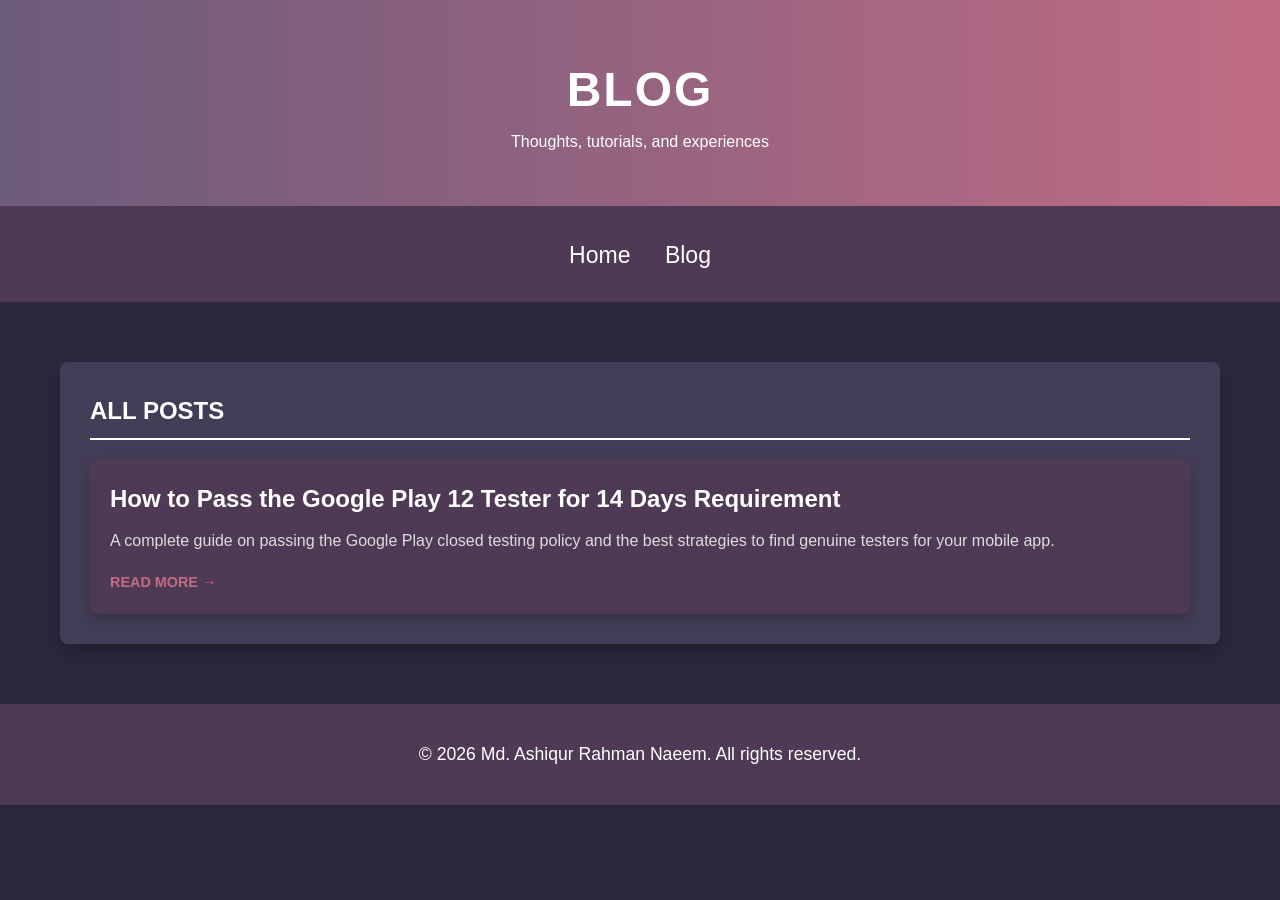
<file: blogs/index.html>
<!DOCTYPE html>
<html lang="en">

<head>
    <meta charset="UTF-8">
    <meta name="viewport" content="width=device-width, initial-scale=1.0">
    <title>Blog | Md. Ashiqur Rahman Naeem</title>
    <link rel="stylesheet" href="/styles.css">
    <link rel="icon" href="https://avatars.githubusercontent.com/u/70688154?v=4" type="image/x-icon">
    <style>
        .blog-list {
            display: flex;
            flex-direction: column;
            gap: 20px;
            margin-top: 20px;
        }
        .blog-item {
            background-color: #4f3a55;
            padding: 20px;
            border-radius: 8px;
            box-shadow: 0 5px 15px rgba(0, 0, 0, 0.2);
            transition: all 0.3s ease;
        }
        .blog-item:hover {
            transform: translateY(-5px);
            box-shadow: 0 8px 20px rgba(0, 0, 0, 0.3);
        }
        .blog-item h3 {
            margin-bottom: 10px;
            font-size: 1.5em;
            color: #ffffff;
        }
        .blog-item p {
            color: #dddddd;
            margin-bottom: 15px;
        }
        .blog-item a {
            color: #c06c84;
            font-weight: bold;
            text-transform: uppercase;
            font-size: 0.9em;
        }
        .blog-item a:hover {
            text-decoration: underline;
        }
    </style>
</head>

<body>
    <header>
        <div class="container">
            <h1>Blog <span class="emoji emoji-writing_hand"></span></h1>
            <p>Thoughts, tutorials, and experiences</p>
        </div>
    </header>
    <nav>
        <div class="container">
            <ul>
                <li><a href="/">Home</a></li>
                <li><a href="/blogs/">Blog</a></li>
            </ul>
        </div>
    </nav>
    <div class="container">
        <section id="blogs">
            <h2>All Posts</h2>
            <div class="blog-list">
                <div class="blog-item">
                    <h3>How to Pass the Google Play 12 Tester for 14 Days Requirement</h3>
                    <p>A complete guide on passing the Google Play closed testing policy and the best strategies to find genuine testers for your mobile app.</p>
                    <a href="/google-play-12-tester-14-days-requirement/">Read More &rarr;</a>
                </div>
            </div>
        </section>
    </div>
    <footer>
        <div class="container">
            <p>&copy; 2026 Md. Ashiqur Rahman Naeem. All rights reserved. <span class="emoji emoji-clipboard"></span></p>
        </div>
    </footer>
</body>

</html>
</file>
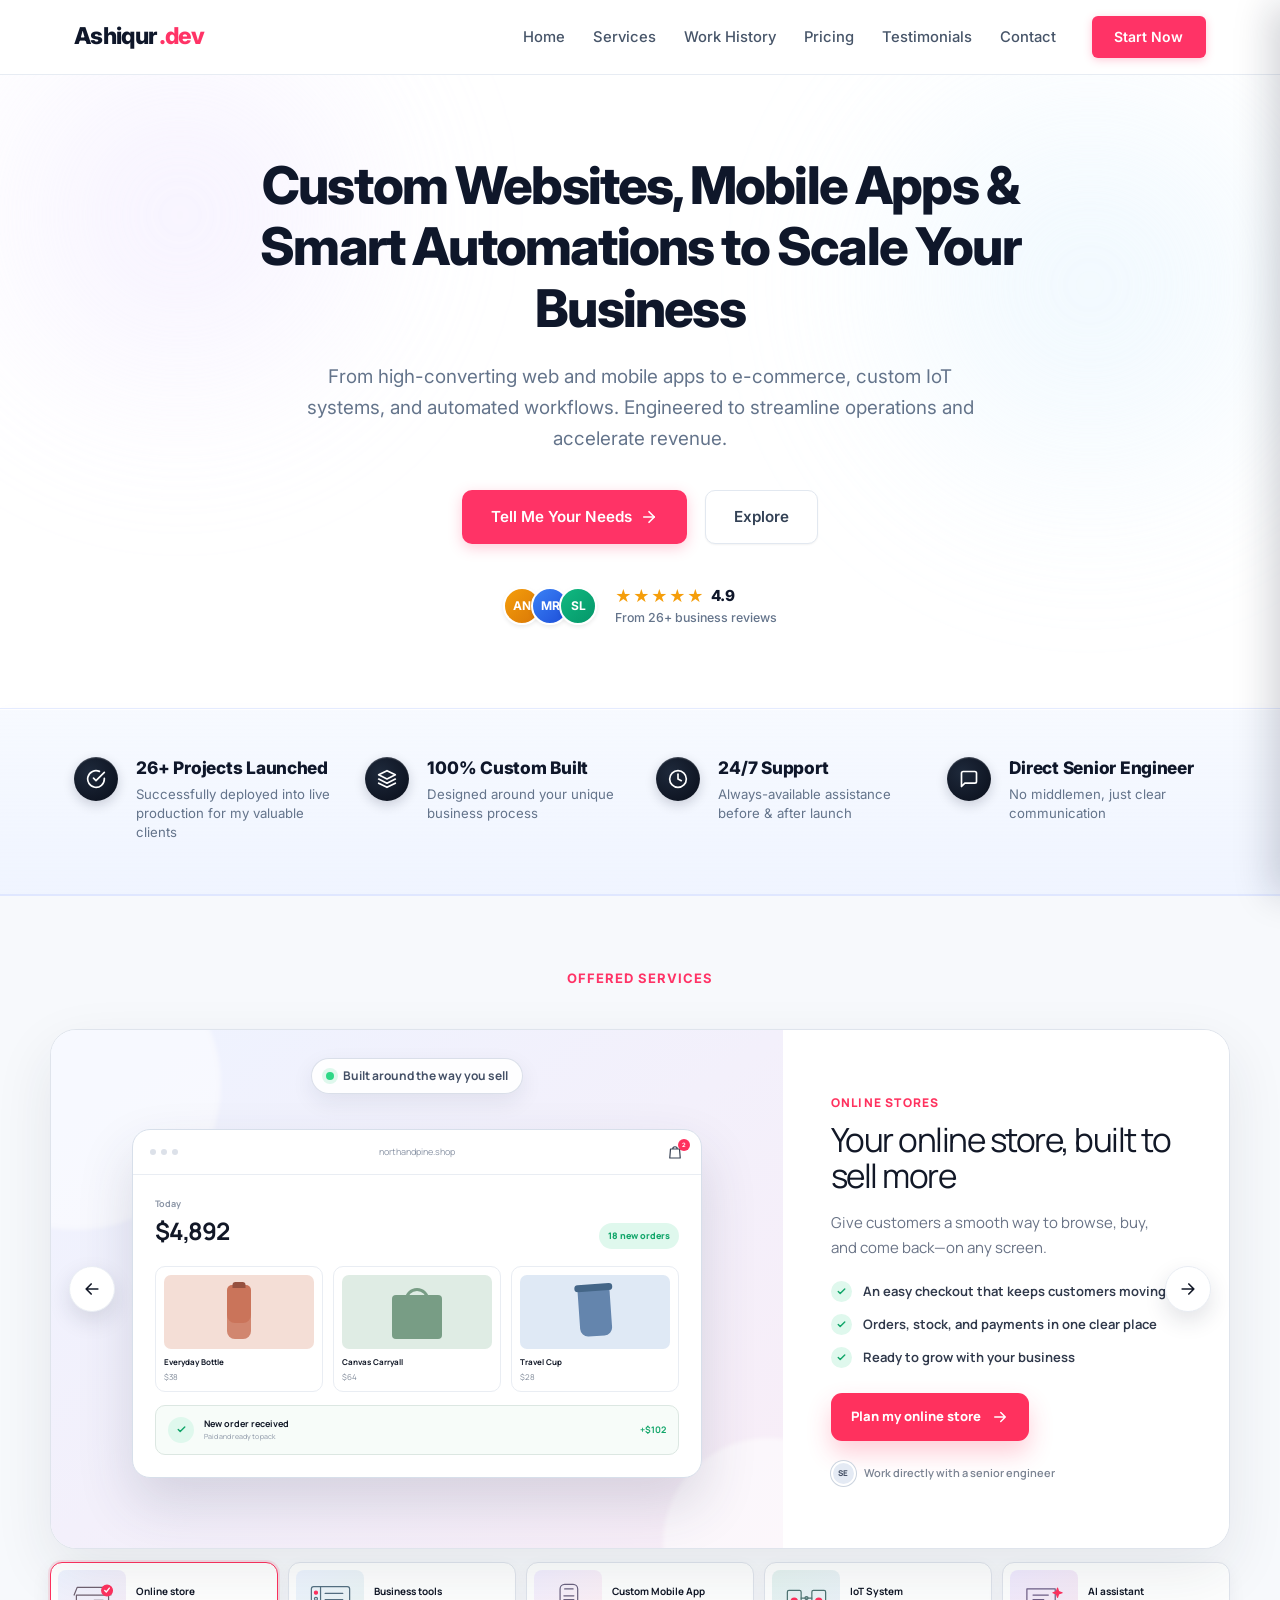
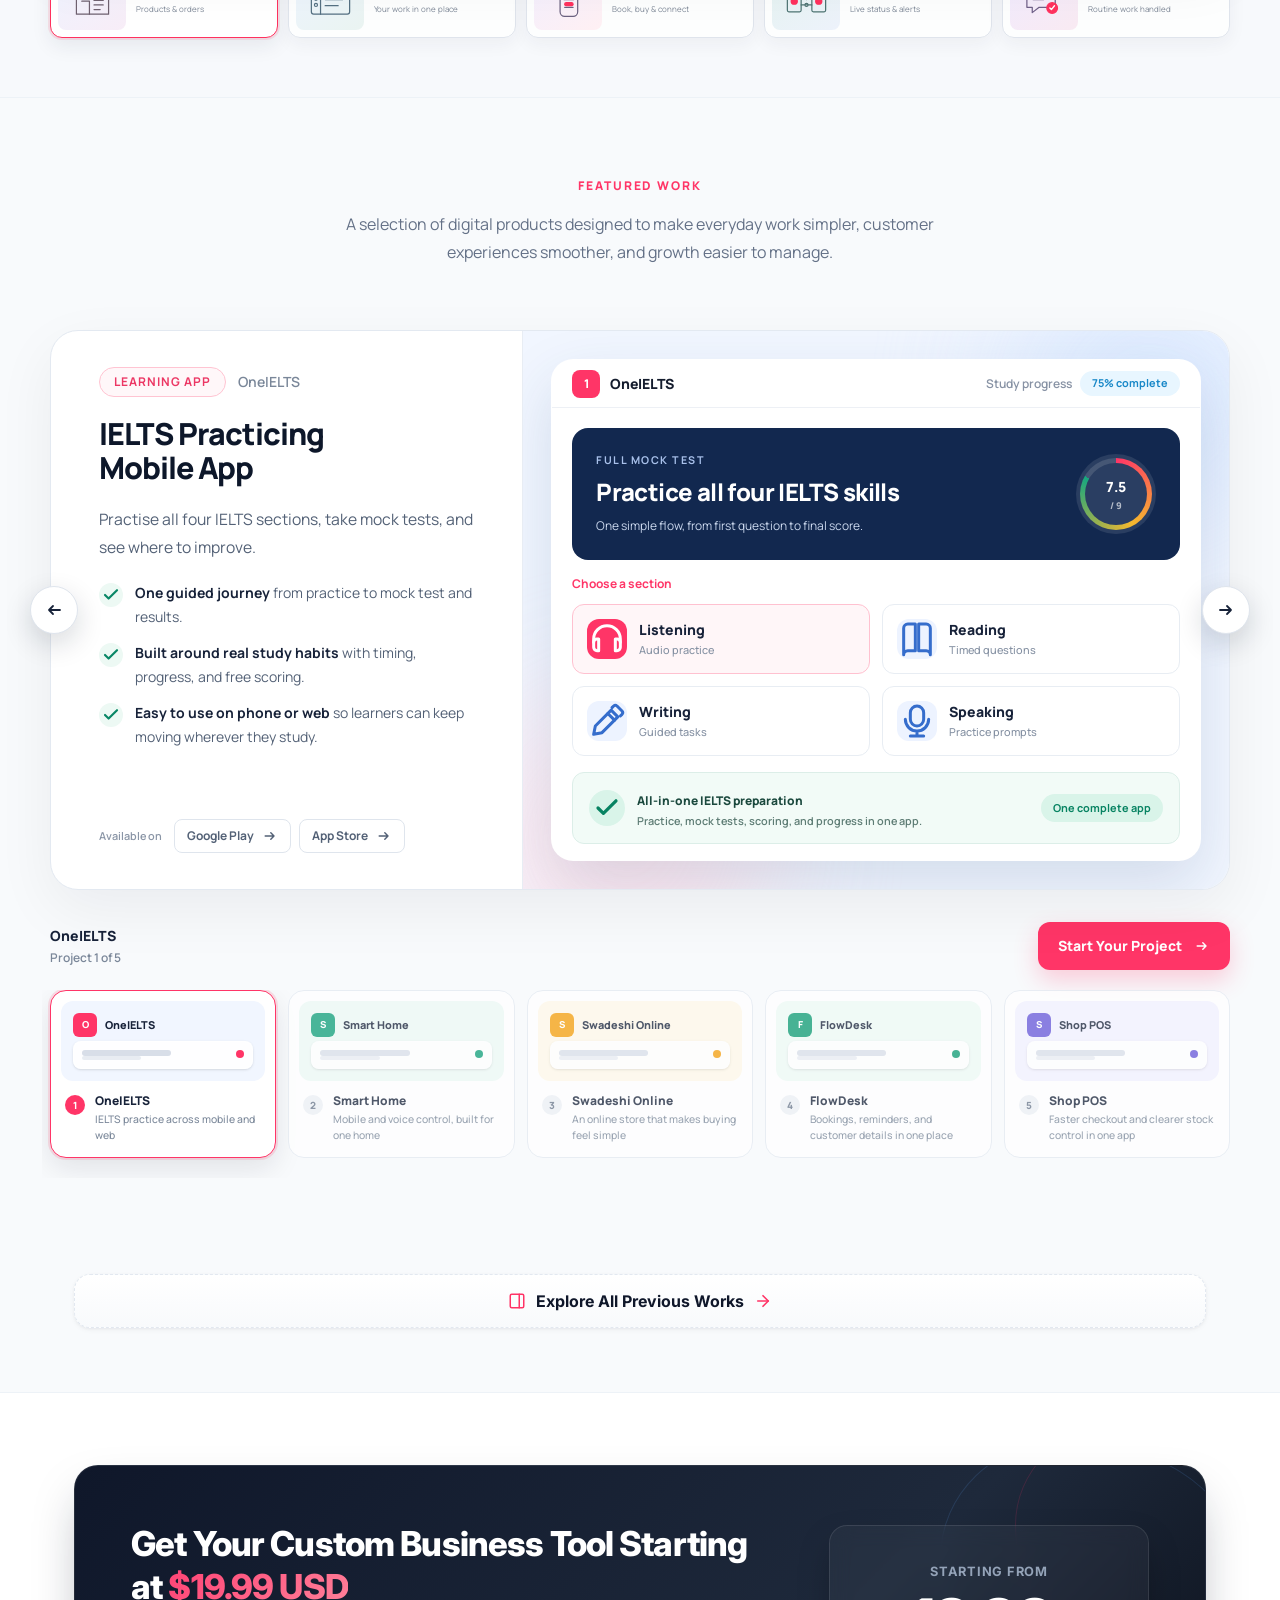
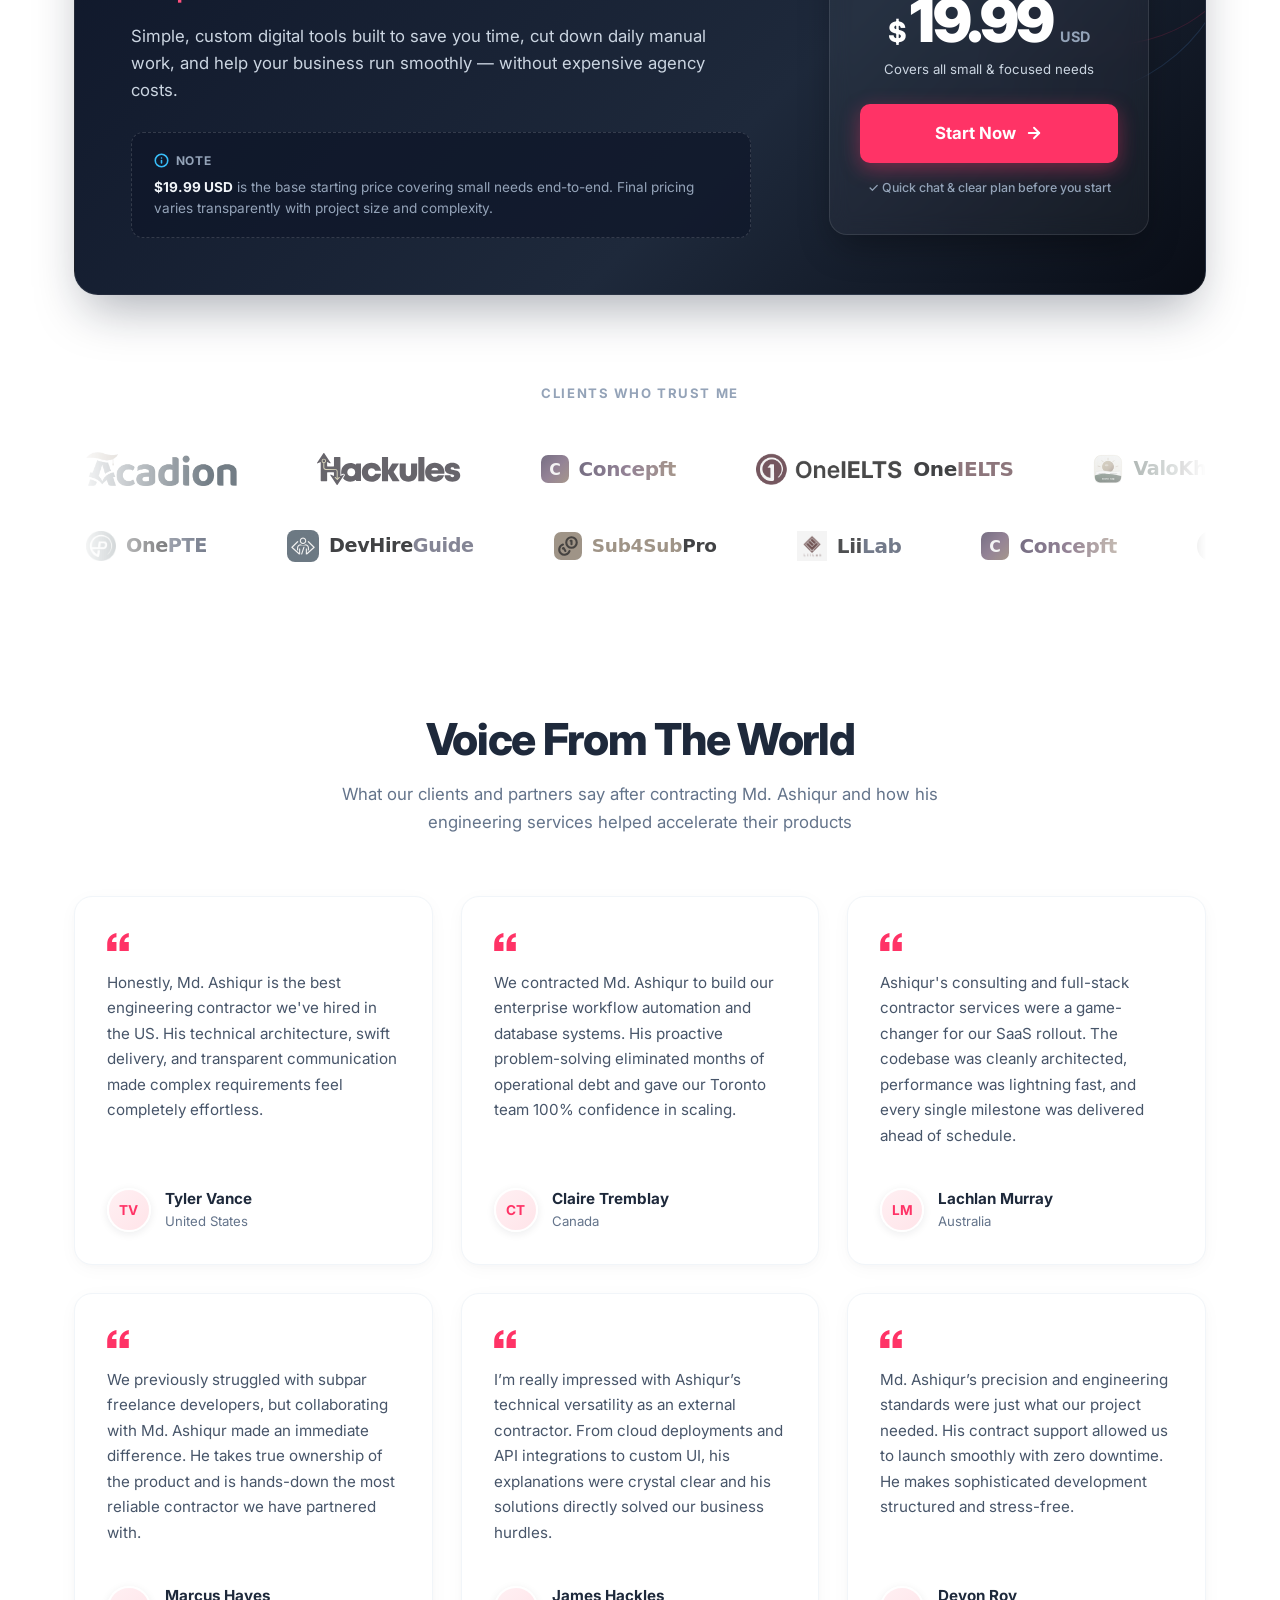
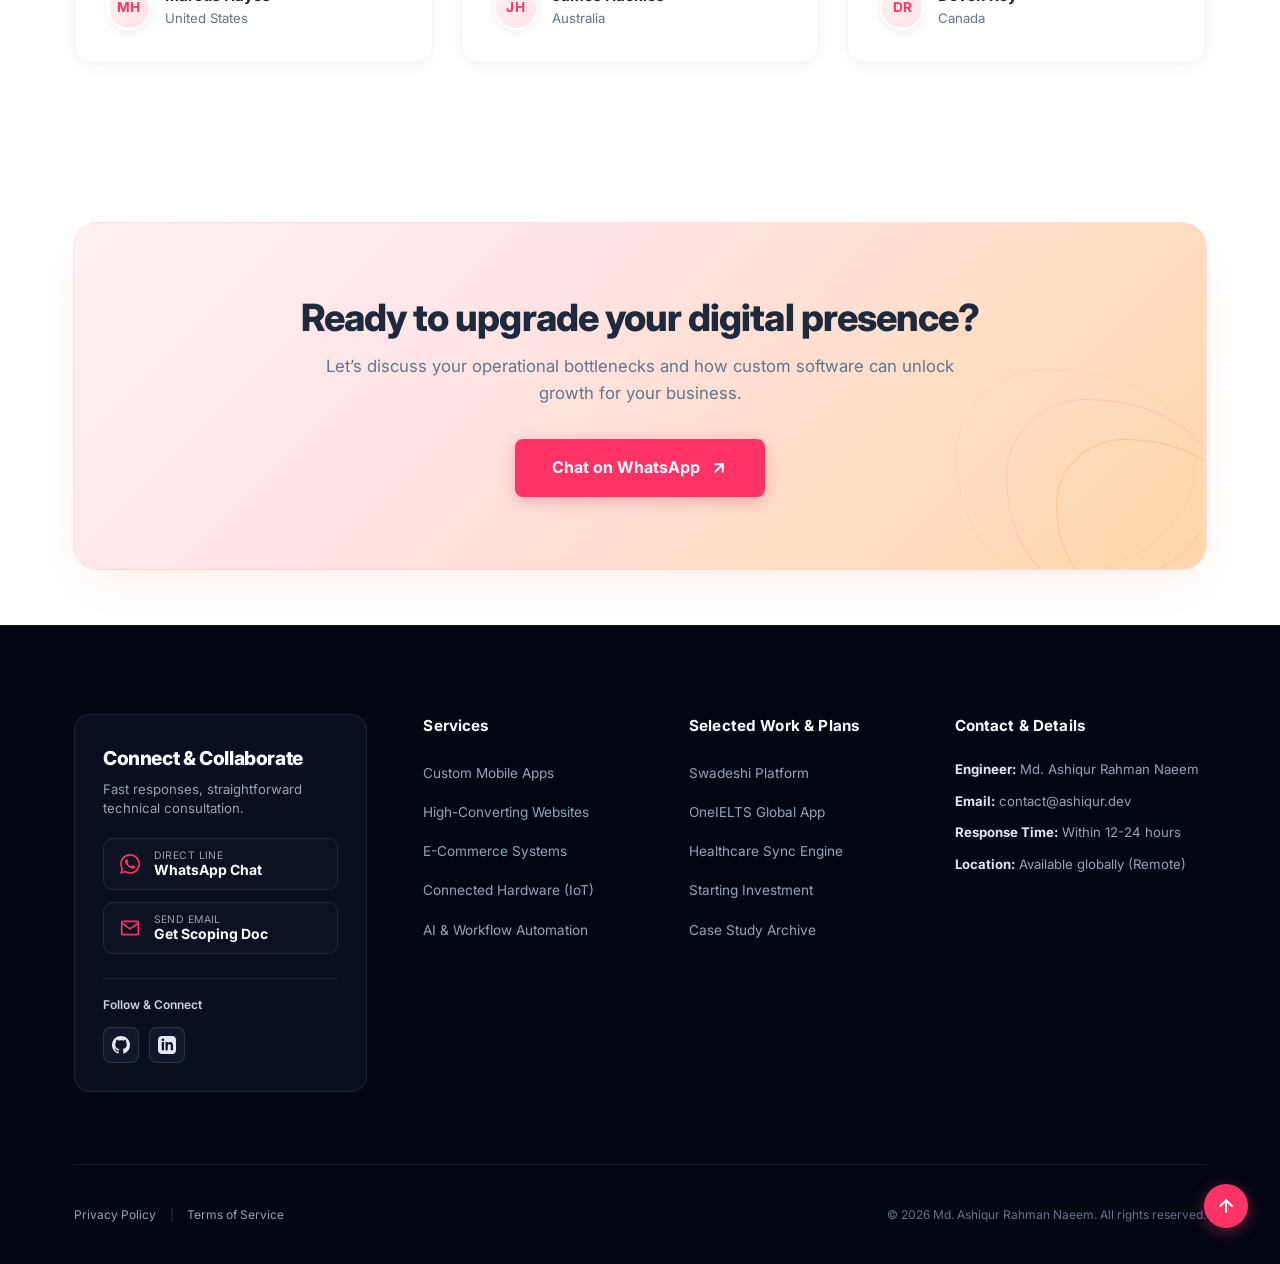
<file: business/index.html>
<!DOCTYPE html>
<html lang="en">
<head>
  <meta charset="UTF-8" />
  <meta name="viewport" content="width=device-width, initial-scale=1.0" />
  <title>Your Dedicated Tech Partner | Custom Websites & Apps</title>
  <meta name="description" content="Custom software development, automated booking systems, and e-commerce apps designed to help business owners automate operations and grow revenue." />

  <!-- Open Graph / WhatsApp Preview Meta Tags -->
  <meta property="og:type" content="website" />
  <meta property="og:url" content="https://ashiqur.dev/business/" />
  <meta property="og:title" content="Your Dedicated Tech Partner | Custom Websites & Apps" />
  <meta property="og:description" content="I help business owners automate operations, streamline bookings, and build scalable digital platforms. Request a free consultation." />
  <meta property="og:image" content="https://ashiqur.dev/images/og-preview.png" />

  <!-- Google Fonts: Inter -->
  <link rel="preconnect" href="https://fonts.googleapis.com" />
  <link rel="preconnect" href="https://fonts.gstatic.com" crossorigin />
  <link href="https://fonts.googleapis.com/css2?family=Inter:wght@400;500;600;700;800&display=swap" rel="stylesheet" />

  <!-- Favicon -->
  <link rel="icon" type="image/svg+xml" href="favicon.svg" />
  <link rel="icon" type="image/png" sizes="32x32" href="favicon-32x32.png" />
  <link rel="icon" type="image/png" sizes="16x16" href="favicon-16x16.png" />
  <link rel="apple-touch-icon" sizes="180x180" href="apple-touch-icon.png" />
  <link rel="shortcut icon" href="favicon.ico" />

  <link rel="stylesheet" href="style.css" />
</head>
<body>

  <!-- Navigation -->
  <header class="site-header">
    <div class="container nav-container">
      <a href="#" class="brand-logo">Ashiqur<span>.dev</span></a>

      <button class="mobile-nav-toggle" aria-label="Toggle navigation menu" aria-expanded="false" id="mobileNavToggle">
        <span class="hamburger-bar"></span>
        <span class="hamburger-bar"></span>
        <span class="hamburger-bar"></span>
      </button>

      <nav class="nav-menu" id="navMenu">
        <ul class="nav-links">
          <li><a href="#" class="nav-link">Home</a></li>
          <li><a href="#services" class="nav-link">Services</a></li>
          <li><a href="#portfolio" class="nav-link">Work History</a></li>
          <li><a href="#pricing" class="nav-link">Pricing</a></li>
          <li><a href="#testimonials" class="nav-link">Testimonials</a></li>
          <li><a href="#contact" class="nav-link">Contact</a></li>
        </ul>
        <a href="#contact" class="btn btn-nav">Start Now</a>
      </nav>
    </div>
  </header>

  <main>
    <!-- Hero Section -->
    <section class="hero-section">
      <!-- Decorative background glow -->
      <div class="hero-bg-blobs" aria-hidden="true">
        <div class="blob blob-left"></div>
        <div class="blob blob-right"></div>
      </div>

      <div class="container hero-container">
        <!-- Hero Copy & Actions (Centered OneIELTS style) -->
        <div class="hero-content">
          <h1 class="hero-title">Custom Websites, Mobile Apps &amp; Smart Automations to Scale Your Business</h1>
          <p class="hero-subtitle">
            From high-converting web and mobile apps to e-commerce, custom IoT systems, and automated workflows. Engineered to streamline operations and accelerate revenue.
          </p>
          <div class="hero-actions">
            <a href="#contact" class="btn btn-primary">
              <span>Tell Me Your Needs</span>
              <svg width="18" height="18" viewBox="0 0 24 24" fill="none" stroke="currentColor" stroke-width="2.2" stroke-linecap="round" stroke-linejoin="round" aria-hidden="true">
                <line x1="5" y1="12" x2="19" y2="12"></line>
                <polyline points="12 5 19 12 12 19"></polyline>
              </svg>
            </a>
            <a href="#portfolio" class="btn btn-outline">Explore</a>
          </div>

          <!-- Social Proof (Reviewers & Star Rating) -->
          <div class="hero-social-proof">
            <div class="avatar-stack" aria-hidden="true">
              <span class="avatar avatar-1">AN</span>
              <span class="avatar avatar-2">MR</span>
              <span class="avatar avatar-3">SL</span>
            </div>
            <div class="rating-info">
              <div class="rating-stars">
                <span class="stars">&#9733;&#9733;&#9733;&#9733;&#9733;</span>
                <span class="rating-number">4.9</span>
              </div>
              <span class="rating-count">From 26+ business reviews</span>
            </div>
          </div>
        </div>
      </div>

      <!-- Bottom Feature / Highlight Strip (Full-width OneIELTS shaded bar) -->
      <div class="hero-highlights-strip">
        <div class="container">
          <div class="hero-highlights-grid">
            <div class="highlight-item">
              <div class="highlight-icon">
                <svg width="20" height="20" viewBox="0 0 24 24" fill="none" stroke="currentColor" stroke-width="2" stroke-linecap="round" stroke-linejoin="round">
                  <path d="M22 11.08V12a10 10 0 1 1-5.93-9.14"></path>
                  <polyline points="22 4 12 14.01 9 11.01"></polyline>
                </svg>
              </div>
              <div class="highlight-text">
                <h4 class="highlight-title">26+ Projects Launched</h4>
                <p class="highlight-desc">Successfully deployed into live production for my valuable clients</p>
              </div>
            </div>

            <div class="highlight-item">
              <div class="highlight-icon">
                <svg width="20" height="20" viewBox="0 0 24 24" fill="none" stroke="currentColor" stroke-width="2" stroke-linecap="round" stroke-linejoin="round">
                  <polygon points="12 2 2 7 12 12 22 7 12 2"></polygon>
                  <polyline points="2 17 12 22 22 17"></polyline>
                  <polyline points="2 12 12 17 22 12"></polyline>
                </svg>
              </div>
              <div class="highlight-text">
                <h4 class="highlight-title">100% Custom Built</h4>
                <p class="highlight-desc">Designed around your unique business process</p>
              </div>
            </div>

            <div class="highlight-item">
              <div class="highlight-icon">
                <svg width="20" height="20" viewBox="0 0 24 24" fill="none" stroke="currentColor" stroke-width="2" stroke-linecap="round" stroke-linejoin="round">
                  <circle cx="12" cy="12" r="10"></circle>
                  <polyline points="12 6 12 12 16 14"></polyline>
                </svg>
              </div>
              <div class="highlight-text">
                <h4 class="highlight-title">24/7 Support</h4>
                <p class="highlight-desc">Always-available assistance before &amp; after launch</p>
              </div>
            </div>

            <div class="highlight-item">
              <div class="highlight-icon">
                <svg width="20" height="20" viewBox="0 0 24 24" fill="none" stroke="currentColor" stroke-width="2" stroke-linecap="round" stroke-linejoin="round">
                  <path d="M21 15a2 2 0 0 1-2 2H7l-4 4V5a2 2 0 0 1 2-2h14a2 2 0 0 1 2 2z"></path>
                </svg>
              </div>
              <div class="highlight-text">
                <h4 class="highlight-title">Direct Senior Engineer</h4>
                <p class="highlight-desc">No middlemen, just clear communication</p>
              </div>
            </div>
          </div>
        </div>

      </div>
    </section>

        <!-- Services Section (Redesign Carousel for Audience) -->
    <section id="services" class="section services-section" style="padding-top: 4.5rem; padding-bottom: 0; background: #f7f9fc; overflow: visible;">
      <div class="container">
        <div class="section-header" style="margin-bottom: 0.5rem;">
          <p class="section-tag" style="margin-bottom: 0;">Offered Services</p>
        </div>
      </div>
      <iframe
        id="servicesIframe"
        src="services-carousel/index.html"
        title="Services Showcase"
        style="width: 100%; min-height: 700px; height: 740px; border: none; display: block;"
      ></iframe>
    </section>

        <!-- Featured Projects / Proven Track Record Section (Revamp Carousel) -->
    <section id="portfolio" class="section portfolio-section" style="padding: 0; background: #f8fafc; overflow: visible;">
      <iframe
        id="workHistoryIframe"
        src="work-history/index.html"
        title="Featured Work Showcase"
        style="width: 100%; height: 950px; border: none; display: block; overflow: hidden;"
        scrolling="no"
        loading="lazy"
      ></iframe>
      <div class="container" style="padding-bottom: 4rem;">
        <div class="portfolio-action-row" style="margin-top: 1rem;">
          <button type="button" class="btn-sidepanel-trigger btn-sidepanel-trigger-full" id="openWorkHistoryPanel" aria-haspopup="dialog" aria-controls="workHistoryPanel">
            <svg width="18" height="18" viewBox="0 0 24 24" fill="none" stroke="currentColor" stroke-width="2" stroke-linecap="round" stroke-linejoin="round" aria-hidden="true"><rect width="18" height="18" x="3" y="3" rx="2"/><line x1="15" x2="15" y1="3" y2="21"/></svg>
            <span>Explore All Previous Works</span>
            <svg width="18" height="18" viewBox="0 0 24 24" fill="none" stroke="currentColor" stroke-width="2.2" stroke-linecap="round" stroke-linejoin="round" aria-hidden="true"><line x1="5" y1="12" x2="19" y2="12"></line><polyline points="12 5 19 12 12 19"></polyline></svg>
          </button>
        </div>
      </div>
    </section>

    <!-- Pricing Banner Section -->
    <section id="pricing" class="pricing-banner-section">
      <div class="container">
        <div class="pricing-banner-card">
          <!-- Ambient decorative light waves -->
          <div class="pricing-banner-waves" aria-hidden="true">
            <span class="p-wave p-wave-1"></span>
            <span class="p-wave p-wave-2"></span>
          </div>

          <div class="pricing-banner-inner">
            <!-- Left side: Narrative & Offer -->
            <div class="pricing-banner-main">
              <h2 class="pricing-banner-title">
                Get Your Custom Business Tool Starting at <span class="highlight-price">$19.99 USD</span>
              </h2>
              <p class="pricing-banner-desc">
                Simple, custom digital tools built to save you time, cut down daily manual work, and help your business run smoothly — without expensive agency costs.
              </p>

              <!-- Transparent Base Price Disclaimer Note -->
              <div class="pricing-banner-disclaimer">
                <div class="disclaimer-title-line">
                  <svg width="15" height="15" viewBox="0 0 24 24" fill="none" stroke="currentColor" stroke-width="2.5" stroke-linecap="round" stroke-linejoin="round">
                    <circle cx="12" cy="12" r="10"></circle>
                    <line x1="12" y1="16" x2="12" y2="12"></line>
                    <line x1="12" y1="8" x2="12.01" y2="8"></line>
                  </svg>
                  <span>Note</span>
                </div>
                <p class="disclaimer-note">
                  <strong>$19.99 USD</strong> is the base starting price covering small needs end-to-end. Final pricing varies transparently with project size and complexity.
                </p>
              </div>
            </div>

            <!-- Right side: Big Price Display & Start Now Action -->
            <div class="pricing-banner-action-col">
              <div class="pricing-banner-price-card">
                <span class="price-sublabel">Starting From</span>
                <div class="price-val-row">
                  <span class="price-currency">$</span>
                  <span class="price-amount">19.99</span>
                  <span class="price-currency-code">USD</span>
                </div>
                <span class="price-caption">Covers all small &amp; focused needs</span>

                <a href="https://wa.me/ashiqur.dev?text=Hi%20Ashiqur%2C%20I%20would%20like%20to%20start%20my%20product%20solution." target="_blank" rel="noopener noreferrer" class="btn btn-pricing-banner-cta">
                  <span>Start Now</span>
                  <svg width="18" height="18" viewBox="0 0 24 24" fill="none" stroke="currentColor" stroke-width="2.5" stroke-linecap="round" stroke-linejoin="round" aria-hidden="true">
                    <line x1="5" y1="12" x2="19" y2="12"></line>
                    <polyline points="12 5 19 12 12 19"></polyline>
                  </svg>
                </a>
                <span class="action-reassurance">&#10003; Quick chat &amp; clear plan before you start</span>
              </div>
            </div>
          </div>
        </div>
      </div>
    </section>

    <!-- Trusted Clients / Partners Logo Slider -->
    <section class="clients-slider-section" aria-label="Clients and Partners">
      <div class="container">
        <div class="clients-slider-header">
          <p class="clients-slider-caption">Clients Who Trust Me</p>
        </div>
        
        <div class="clients-slider-wrapper">
          <!-- Row 1: Sliding Left -->
          <div class="clients-slider-row">
            <div class="clients-slider-track track-left" aria-hidden="false">
              <!-- Set 1 -->
              <!-- Acadion -->
              <div class="client-logo-item">
                <img src="acadion-logo.webp" alt="Acadion" class="client-logo-img" loading="lazy" />
              </div>

              <!-- Hackules (Official Brand SVG) -->
              <div class="client-logo-item">
                <svg viewBox="0 0 559.5 125" class="client-logo-svg" style="height: 32px;" role="img" aria-label="Hackules">
                  <path d="M171.2,40.6h-16.4c-0.3,0-0.7,0.1-0.8,0.6l-1.8,3.9c-0.3,0.6-0.8,0.7-1.2,0.3c-5.5-4.3-12.6-6.8-20.3-6.8c-21.1,0-36.3,15.3-36.3,36.7c0,3,0.3,5.9,0.8,8.7l5.7-2.5c0.7-0.3,1.5-0.6,2.3-0.6l0,0c2.1,0,4,1.1,5,2.9c1,1.7,0.8,3.6-0.3,5.2l-6.2,9.4c6.5,8.6,16.7,13.8,29,13.8c7.6,0,14.5-2.3,20-6.6c0.4-0.3,1.1-0.1,1.2,0.3l1.4,3.3c0.1,0.3,0.4,0.6,0.8,0.6h17c0.4,0,0.8-0.4,0.8-0.8V41.3C172.2,41,171.8,40.6,171.2,40.6L171.2,40.6z M133.9,91.1c-8.4,0-14.6-5.9-15.5-14.1c-1-10.4,7-18.5,17.4-17.3c7.9,1,13.5,7.3,13.5,15.6C149.4,84.3,142.9,91.1,133.9,91.1L133.9,91.1z" fill="#543B7D"/>
                  <path d="M213.3,112.2c-22.2,0-38.2-15.6-38.2-37s16-36.7,38.4-36.7c19,0,33.5,11.9,36.6,29.7c0.1,0.6-0.3,1-0.8,1h-21.7c-0.4,0-0.7-0.3-0.8-0.6c-2.2-5.4-7.3-8.8-13.3-8.8c-8.4,0-14.4,6.3-14.4,15.5c0,9,6.1,15.6,14.4,15.6c6.2,0,11.3-3.7,13.4-9.5c0.1-0.3,0.4-0.6,0.8-0.6h21.8c0.6,0,1,0.4,0.8,1C247.1,100.1,232.5,112.2,213.3,112.2L213.3,112.2z" fill="#543B7D"/>
                  <path d="M294.6,109.6l-15.5-26.2c-0.4-0.7-1.5-0.4-1.5,0.4v25.4c0,0.4-0.4,0.8-0.8,0.8h-22.2c-0.4,0-0.8-0.4-0.8-0.8V16.6c0-0.4,0.4-0.8,0.8-0.8h22.2c0.4,0,0.8,0.4,0.8,0.8v48.3c0,0.8,1.1,1.2,1.5,0.4l14.6-24.2c0.1-0.3,0.4-0.4,0.7-0.4h24.7c0.7,0,1.1,0.7,0.7,1.4l-20.4,31.2c-0.1,0.3-0.1,0.7,0,1l22.6,34.5c0.4,0.6,0,1.4-0.7,1.4h-26.1C295,110,294.7,109.9,294.6,109.6L294.6,109.6z" fill="#543B7D"/>
                  <path d="M322.9,80.2V41.5c0-0.4,0.4-0.8,0.8-0.8H346c0.4,0,0.8,0.4,0.8,0.8v37.7c0,7.3,3.9,11.6,10.4,11.6c6.3,0,10.2-4.4,10.2-11.6V41.5c0-0.4,0.4-0.8,0.8-0.8h22.2c0.4,0,0.8,0.4,0.8,0.8v38.7c0,19.3-13.7,32-34.1,32C336.7,112.2,322.9,99.7,322.9,80.2z" fill="#543B7D"/>
                  <path d="M396.6,15.7h22.2c0.4,0,0.8,0.4,0.8,0.8v92.6c0,0.4-0.4,0.8-0.8,0.8h-22.2c-0.4,0-0.8-0.4-0.8-0.8V16.6C395.8,16,396.2,15.7,396.6,15.7z" fill="#543B7D"/>
                  <path d="M497.9,74.7c0,1.8-0.1,3.7-0.4,5.5c0,0.4-0.4,0.7-0.8,0.7H447c-0.6,0-1,0.6-0.8,1.1c1.8,7.3,6.8,11,13.9,11c5.4,0,9.9-2.3,12.3-6.1c0.1-0.3,0.4-0.4,0.7-0.4h22.1c0.6,0,1,0.6,0.8,1.1c-5.2,15.2-18.9,24.6-35.9,24.6c-21.7,0-37.7-15.7-37.7-37s15.9-36.9,37.7-36.9C482.5,38.4,497.9,54.4,497.9,74.7L497.9,74.7z M447.7,67.8h25.5c0.6,0,1-0.6,0.8-1.1c-2.3-6.2-7.2-9.5-13.9-9.5c-6.6,0-11.2,3.3-13.4,9.5C446.6,67.2,447,67.8,447.7,67.8z" fill="#543B7D"/>
                  <path d="M528.9,112.2c-18.5,0-30-9.5-30.5-24.2c0-0.6,0.4-0.8,0.8-0.8h21.3c0.4,0,0.8,0.4,0.8,0.8c0.4,4.6,3.7,6.6,8,6.6c3.5,0,6.8-1.8,6.8-5.4c0-4-5.2-5.1-11.9-6.2c-10.8-1.8-25-5-25-21.8c0-13.9,11.9-22.9,29.5-22.9c17.7,0,29.1,9.4,29.4,23.5h-21.5c-0.4,0-0.8-0.4-0.8-0.8c-0.3-3.9-3.2-5.7-7.3-5.7c-3.9,0-6.3,1.9-6.3,5.1c0,4,5.2,4.8,11.9,6.1c10.9,1.9,25.5,4.3,25.5,21.8C559.5,102.8,547.2,112.2,528.9,112.2L528.9,112.2z" fill="#543B7D"/>
                  <path d="M102.3,84.6l-10.9,4.8V17.7c0-1.1-0.8-1.9-1.9-1.9H68.2c-1.1,0-1.9,0.8-1.9,1.9v18.9v14.1c0,1.1-0.8,1.9-1.9,1.9H41.4c-1.1,0-1.9-0.8-1.9-1.9V35.6l10.8,4.7c1.9,0.8,3.9-1,2.8-2.6L28.5,0.8c-0.7-1.1-2.8-1.1-3.6,0L0.3,37.7c-1.1,1.7,1,3.5,2.8,2.6l11.4-5l0,1.5v71.3c0,1.1,0.8,1.9,1.9,1.9h21.3c1.1,0,1.9-0.8,1.9-1.9V77.4c0-1.1,0.8-1.9,1.9-1.9h22.9c0.8,0,1.5,0.5,1.8,1.2v12.8l-11.2-4.9c-1.8-0.8-3.9,1-2.8,2.6l24.6,36.9h0c0.8,1.2,2.9,1.2,3.6,0l24.6-36.9C106.2,85.6,104.3,83.8,102.3,84.6z" fill="#543B7D"/>
                  <g>
                    <path d="M78.9,102.4c-1,0-1.8-0.8-1.8-1.8V71.9c0-1.7-0.7-3.3-1.9-4.4c-1.2-1.2-2.8-1.8-4.6-1.8L34.8,66c0,0,0,0-0.1,0c-2.6,0-5-1-6.9-2.9c-1.8-1.8-2.9-4.3-2.9-6.9V37.8c0-1,0.8-1.8,1.8-1.8c1,0,1.8,0.8,1.8,1.8v18.4c0,1.7,0.7,3.3,1.9,4.4c1.2,1.2,2.8,1.8,4.6,1.8l35.8-0.3c2.6,0,5.1,1,6.9,2.9c1.8,1.8,2.9,4.3,2.9,6.9v28.7C80.6,101.6,79.8,102.4,78.9,102.4L78.9,102.4z" fill="#FFE600"/>
                    <path d="M26.8,39.2c-4.7,0-8.4-3.7-8.4-8.4s3.7-8.4,8.4-8.4s8.4,3.7,8.4,8.4S31.4,39.2,26.8,39.2z M26.8,25.8c-2.8,0-5,2.2-5,5s2.2,5,5,5s5-2.2,5-5S29.4,25.8,26.8,25.8z" fill="#FFE600"/>
                    <path d="M78.9,105c-0.4,0-0.8-0.1-1.2-0.6l-8-8c-0.7-0.7-0.7-1.8,0-2.5c0.7-0.7,1.8-0.7,2.5,0l6.9,6.9l6.9-6.9c0.7-0.7,1.8-0.7,2.5,0c0.7,0.7,0.7,1.8,0,2.5l-8,8C79.8,104.9,79.3,105,78.9,105z" fill="#FFE600"/>
                  </g>
                </svg>
              </div>

              <!-- Concepft -->
              <div class="client-logo-item">
                <div class="client-logo-badge">
                  <svg viewBox="0 0 32 32" style="width: 28px; height: 28px;" role="img" aria-label="Concepft">
                    <defs>
                      <linearGradient id="cf_grad1" x1="0%" y1="0%" x2="100%" y2="100%">
                        <stop offset="0%" stop-color="#7c3aed" />
                        <stop offset="50%" stop-color="#d946ef" />
                        <stop offset="100%" stop-color="#f97316" />
                      </linearGradient>
                    </defs>
                    <rect width="32" height="32" rx="8" fill="url(#cf_grad1)" />
                    <text x="16" y="22.5" text-anchor="middle" fill="#ffffff" font-family="'Plus Jakarta Sans', system-ui, sans-serif" font-size="18" font-weight="800">C</text>
                  </svg>
                  <span style="font-family: 'Plus Jakarta Sans', system-ui, sans-serif; font-size: 1.25rem; font-weight: 800; letter-spacing: -0.02em; background: linear-gradient(to right, #7c3aed, #d946ef, #f97316); -webkit-background-clip: text; -webkit-text-fill-color: transparent;">Concepft</span>
                </div>
              </div>

              <!-- OneIELTS -->
              <div class="client-logo-item">
                <div class="client-logo-badge">
                  <img src="oneielts-logo.png" alt="OneIELTS" style="height: 32px; width: auto;" loading="lazy" />
                  <span style="font-family: 'Plus Jakarta Sans', system-ui, sans-serif; font-size: 1.25rem; font-weight: 800; color: #0f172a; letter-spacing: -0.02em;">One<span style="color: #ff3366;">IELTS</span></span>
                </div>
              </div>

              <!-- ValoKhobor -->
              <div class="client-logo-item">
                <div class="client-logo-badge">
                  <img src="valokhobor-icon.svg" alt="ValoKhobor" style="height: 30px; width: 30px; border-radius: 8px;" loading="lazy" />
                  <span style="font-family: 'Plus Jakarta Sans', system-ui, sans-serif; font-size: 1.2rem; font-weight: 800; color: #047857; letter-spacing: -0.02em;">Valo<span style="color: #0f172a;">Khobor</span></span>
                </div>
              </div>

              <!-- 12AppTester -->
              <div class="client-logo-item">
                <div class="client-logo-badge">
                  <img src="12apptester-logo.svg" alt="12AppTester" style="height: 30px; width: auto;" loading="lazy" />
                  <span style="font-family: 'Plus Jakarta Sans', system-ui, sans-serif; font-size: 1.2rem; font-weight: 800; color: #1e293b; letter-spacing: -0.02em;"><span style="color: #3b7ce1;">12</span>AppTester</span>
                </div>
              </div>

              <!-- Duplicate Set for continuous loop (Row 1) -->
              <div class="client-logo-item" aria-hidden="true">
                <img src="acadion-logo.webp" alt="Acadion" class="client-logo-img" loading="lazy" />
              </div>
              <div class="client-logo-item" aria-hidden="true">
                <svg viewBox="0 0 559.5 125" class="client-logo-svg" style="height: 32px;" role="img">
                  <path d="M171.2,40.6h-16.4c-0.3,0-0.7,0.1-0.8,0.6l-1.8,3.9c-0.3,0.6-0.8,0.7-1.2,0.3c-5.5-4.3-12.6-6.8-20.3-6.8c-21.1,0-36.3,15.3-36.3,36.7c0,3,0.3,5.9,0.8,8.7l5.7-2.5c0.7-0.3,1.5-0.6,2.3-0.6l0,0c2.1,0,4,1.1,5,2.9c1,1.7,0.8,3.6-0.3,5.2l-6.2,9.4c6.5,8.6,16.7,13.8,29,13.8c7.6,0,14.5-2.3,20-6.6c0.4-0.3,1.1-0.1,1.2,0.3l1.4,3.3c0.1,0.3,0.4,0.6,0.8,0.6h17c0.4,0,0.8-0.4,0.8-0.8V41.3C172.2,41,171.8,40.6,171.2,40.6L171.2,40.6z M133.9,91.1c-8.4,0-14.6-5.9-15.5-14.1c-1-10.4,7-18.5,17.4-17.3c7.9,1,13.5,7.3,13.5,15.6C149.4,84.3,142.9,91.1,133.9,91.1L133.9,91.1z" fill="#543B7D"/>
                  <path d="M213.3,112.2c-22.2,0-38.2-15.6-38.2-37s16-36.7,38.4-36.7c19,0,33.5,11.9,36.6,29.7c0.1,0.6-0.3,1-0.8,1h-21.7c-0.4,0-0.7-0.3-0.8-0.6c-2.2-5.4-7.3-8.8-13.3-8.8c-8.4,0-14.4,6.3-14.4,15.5c0,9,6.1,15.6,14.4,15.6c6.2,0,11.3-3.7,13.4-9.5c0.1-0.3,0.4-0.6,0.8-0.6h21.8c0.6,0,1,0.4,0.8,1C247.1,100.1,232.5,112.2,213.3,112.2L213.3,112.2z" fill="#543B7D"/>
                  <path d="M294.6,109.6l-15.5-26.2c-0.4-0.7-1.5-0.4-1.5,0.4v25.4c0,0.4-0.4,0.8-0.8,0.8h-22.2c-0.4,0-0.8-0.4-0.8-0.8V16.6c0-0.4,0.4-0.8,0.8-0.8h22.2c0.4,0,0.8,0.4,0.8,0.8v48.3c0,0.8,1.1,1.2,1.5,0.4l14.6-24.2c0.1-0.3,0.4-0.4,0.7-0.4h24.7c0.7,0,1.1,0.7,0.7,1.4l-20.4,31.2c-0.1,0.3-0.1,0.7,0,1l22.6,34.5c0.4,0.6,0,1.4-0.7,1.4h-26.1C295,110,294.7,109.9,294.6,109.6L294.6,109.6z" fill="#543B7D"/>
                  <path d="M322.9,80.2V41.5c0-0.4,0.4-0.8,0.8-0.8H346c0.4,0,0.8,0.4,0.8,0.8v37.7c0,7.3,3.9,11.6,10.4,11.6c6.3,0,10.2-4.4,10.2-11.6V41.5c0-0.4,0.4-0.8,0.8-0.8h22.2c0.4,0,0.8,0.4,0.8,0.8v38.7c0,19.3-13.7,32-34.1,32C336.7,112.2,322.9,99.7,322.9,80.2z" fill="#543B7D"/>
                  <path d="M396.6,15.7h22.2c0.4,0,0.8,0.4,0.8,0.8v92.6c0,0.4-0.4,0.8-0.8,0.8h-22.2c-0.4,0-0.8-0.4-0.8-0.8V16.6C395.8,16,396.2,15.7,396.6,15.7z" fill="#543B7D"/>
                  <path d="M497.9,74.7c0,1.8-0.1,3.7-0.4,5.5c0,0.4-0.4,0.7-0.8,0.7H447c-0.6,0-1,0.6-0.8,1.1c1.8,7.3,6.8,11,13.9,11c5.4,0,9.9-2.3,12.3-6.1c0.1-0.3,0.4-0.4,0.7-0.4h22.1c0.6,0,1,0.6,0.8,1.1c-5.2,15.2-18.9,24.6-35.9,24.6c-21.7,0-37.7-15.7-37.7-37s15.9-36.9,37.7-36.9C482.5,38.4,497.9,54.4,497.9,74.7L497.9,74.7z M447.7,67.8h25.5c0.6,0,1-0.6,0.8-1.1c-2.3-6.2-7.2-9.5-13.9-9.5c-6.6,0-11.2,3.3-13.4,9.5C446.6,67.2,447,67.8,447.7,67.8z" fill="#543B7D"/>
                  <path d="M528.9,112.2c-18.5,0-30-9.5-30.5-24.2c0-0.6,0.4-0.8,0.8-0.8h21.3c0.4,0,0.8,0.4,0.8,0.8c0.4,4.6,3.7,6.6,8,6.6c3.5,0,6.8-1.8,6.8-5.4c0-4-5.2-5.1-11.9-6.2c-10.8-1.8-25-5-25-21.8c0-13.9,11.9-22.9,29.5-22.9c17.7,0,29.1,9.4,29.4,23.5h-21.5c-0.4,0-0.8-0.4-0.8-0.8c-0.3-3.9-3.2-5.7-7.3-5.7c-3.9,0-6.3,1.9-6.3,5.1c0,4,5.2,4.8,11.9,6.1c10.9,1.9,25.5,4.3,25.5,21.8C559.5,102.8,547.2,112.2,528.9,112.2L528.9,112.2z" fill="#543B7D"/>
                  <path d="M102.3,84.6l-10.9,4.8V17.7c0-1.1-0.8-1.9-1.9-1.9H68.2c-1.1,0-1.9,0.8-1.9,1.9v18.9v14.1c0,1.1-0.8,1.9-1.9,1.9H41.4c-1.1,0-1.9-0.8-1.9-1.9V35.6l10.8,4.7c1.9,0.8,3.9-1,2.8-2.6L28.5,0.8c-0.7-1.1-2.8-1.1-3.6,0L0.3,37.7c-1.1,1.7,1,3.5,2.8,2.6l11.4-5l0,1.5v71.3c0,1.1,0.8,1.9,1.9,1.9h21.3c1.1,0,1.9-0.8,1.9-1.9V77.4c0-1.1,0.8-1.9,1.9-1.9h22.9c0.8,0,1.5,0.5,1.8,1.2v12.8l-11.2-4.9c-1.8-0.8-3.9,1-2.8,2.6l24.6,36.9h0c0.8,1.2,2.9,1.2,3.6,0l24.6-36.9C106.2,85.6,104.3,83.8,102.3,84.6z" fill="#543B7D"/>
                  <g>
                    <path d="M78.9,102.4c-1,0-1.8-0.8-1.8-1.8V71.9c0-1.7-0.7-3.3-1.9-4.4c-1.2-1.2-2.8-1.8-4.6-1.8L34.8,66c0,0,0,0-0.1,0c-2.6,0-5-1-6.9-2.9c-1.8-1.8-2.9-4.3-2.9-6.9V37.8c0-1,0.8-1.8,1.8-1.8c1,0,1.8,0.8,1.8,1.8v18.4c0,1.7,0.7,3.3,1.9,4.4c1.2,1.2,2.8,1.8,4.6,1.8l35.8-0.3c2.6,0,5.1,1,6.9,2.9c1.8,1.8,2.9,4.3,2.9,6.9v28.7C80.6,101.6,79.8,102.4,78.9,102.4L78.9,102.4z" fill="#FFE600"/>
                    <path d="M26.8,39.2c-4.7,0-8.4-3.7-8.4-8.4s3.7-8.4,8.4-8.4s8.4,3.7,8.4,8.4S31.4,39.2,26.8,39.2z M26.8,25.8c-2.8,0-5,2.2-5,5s2.2,5,5,5s5-2.2,5-5S29.4,25.8,26.8,25.8z" fill="#FFE600"/>
                    <path d="M78.9,105c-0.4,0-0.8-0.1-1.2-0.6l-8-8c-0.7-0.7-0.7-1.8,0-2.5c0.7-0.7,1.8-0.7,2.5,0l6.9,6.9l6.9-6.9c0.7-0.7,1.8-0.7,2.5,0c0.7,0.7,0.7,1.8,0,2.5l-8,8C79.8,104.9,79.3,105,78.9,105z" fill="#FFE600"/>
                  </g>
                </svg>
              </div>
              <div class="client-logo-item" aria-hidden="true">
                <div class="client-logo-badge">
                  <svg viewBox="0 0 32 32" style="width: 28px; height: 28px;" role="img">
                    <rect width="32" height="32" rx="8" fill="url(#cf_grad1)" />
                    <text x="16" y="22.5" text-anchor="middle" fill="#ffffff" font-family="'Plus Jakarta Sans', system-ui, sans-serif" font-size="18" font-weight="800">C</text>
                  </svg>
                  <span style="font-family: 'Plus Jakarta Sans', system-ui, sans-serif; font-size: 1.25rem; font-weight: 800; letter-spacing: -0.02em; background: linear-gradient(to right, #7c3aed, #d946ef, #f97316); -webkit-background-clip: text; -webkit-text-fill-color: transparent;">Concepft</span>
                </div>
              </div>
              <div class="client-logo-item" aria-hidden="true">
                <div class="client-logo-badge">
                  <img src="oneielts-logo.png" alt="OneIELTS" style="height: 32px; width: auto;" loading="lazy" />
                  <span style="font-family: 'Plus Jakarta Sans', system-ui, sans-serif; font-size: 1.25rem; font-weight: 800; color: #0f172a; letter-spacing: -0.02em;">One<span style="color: #ff3366;">IELTS</span></span>
                </div>
              </div>
              <div class="client-logo-item" aria-hidden="true">
                <div class="client-logo-badge">
                  <img src="valokhobor-icon.svg" alt="ValoKhobor" style="height: 30px; width: 30px; border-radius: 8px;" loading="lazy" />
                  <span style="font-family: 'Plus Jakarta Sans', system-ui, sans-serif; font-size: 1.2rem; font-weight: 800; color: #047857; letter-spacing: -0.02em;">Valo<span style="color: #0f172a;">Khobor</span></span>
                </div>
              </div>
              <div class="client-logo-item" aria-hidden="true">
                <div class="client-logo-badge">
                  <img src="12apptester-logo.svg" alt="12AppTester" style="height: 30px; width: auto;" loading="lazy" />
                  <span style="font-family: 'Plus Jakarta Sans', system-ui, sans-serif; font-size: 1.2rem; font-weight: 800; color: #1e293b; letter-spacing: -0.02em;"><span style="color: #3b7ce1;">12</span>AppTester</span>
                </div>
              </div>
            </div>
          </div>

          <!-- Row 2: Sliding Right -->
          <div class="clients-slider-row">
            <div class="clients-slider-track track-right" aria-hidden="false">
              <!-- Set 1 -->
              <!-- OnePTE -->
              <div class="client-logo-item">
                <div class="client-logo-badge">
                  <img src="onepte-logo.png" alt="OnePTE" style="height: 30px; width: auto;" loading="lazy" />
                  <span style="font-family: 'Plus Jakarta Sans', system-ui, sans-serif; font-size: 1.2rem; font-weight: 800; color: #0f172a; letter-spacing: -0.02em;">One<span style="color: #2563eb;">PTE</span></span>
                </div>
              </div>

              <!-- DevHireGuide -->
              <div class="client-logo-item">
                <div class="client-logo-badge">
                  <img src="devhireguide-icon.png" alt="DevHireGuide" style="height: 32px; width: 32px; border-radius: 8px;" loading="lazy" />
                  <span style="font-family: 'Plus Jakarta Sans', system-ui, sans-serif; font-size: 1.2rem; font-weight: 800; color: #0f172a; letter-spacing: -0.02em;">DevHire<span style="color: #6366f1;">Guide</span></span>
                </div>
              </div>

              <!-- Sub4Sub Pro -->
              <div class="client-logo-item">
                <div class="client-logo-badge">
                  <svg width="28" height="28" viewBox="0 0 32 32" xmlns="http://www.w3.org/2000/svg" role="img" aria-label="Sub4Sub Pro">
                    <rect width="32" height="32" rx="8" fill="#d97706"/>
                    <g transform="translate(4, 4)" stroke="#2b1600" stroke-width="2.4" stroke-linecap="round" stroke-linejoin="round" fill="none">
                      <path d="M13.744 17.736a6 6 0 1 1-7.48-7.48" />
                      <path d="M15 6h1v4" />
                      <path d="m6.134 14.768.866-.5 2 3.464" />
                      <circle cx="16" cy="8" r="6" />
                    </g>
                  </svg>
                  <span style="font-family: 'Plus Jakarta Sans', system-ui, sans-serif; font-size: 1.15rem; font-weight: 800; color: #d97706; letter-spacing: -0.01em;">Sub4Sub<span style="color: #0f172a; font-weight: 700;">Pro</span></span>
                </div>
              </div>

              <!-- LiiLab -->
              <div class="client-logo-item">
                <div class="client-logo-badge">
                  <img src="liilab-logo.png" alt="LiiLab" style="height: 30px; width: auto;" loading="lazy" />
                  <span style="font-family: 'Plus Jakarta Sans', system-ui, sans-serif; font-size: 1.25rem; font-weight: 800; color: #1e293b; letter-spacing: -0.02em;">Lii<span style="color: #2563eb;">Lab</span></span>
                </div>
              </div>

              <!-- Concepft -->
              <div class="client-logo-item">
                <div class="client-logo-badge">
                  <svg viewBox="0 0 32 32" style="width: 28px; height: 28px;" role="img" aria-label="Concepft">
                    <defs>
                      <linearGradient id="cf_grad2" x1="0%" y1="0%" x2="100%" y2="100%">
                        <stop offset="0%" stop-color="#7c3aed" />
                        <stop offset="50%" stop-color="#d946ef" />
                        <stop offset="100%" stop-color="#f97316" />
                      </linearGradient>
                    </defs>
                    <rect width="32" height="32" rx="8" fill="url(#cf_grad2)" />
                    <text x="16" y="22.5" text-anchor="middle" fill="#ffffff" font-family="'Plus Jakarta Sans', system-ui, sans-serif" font-size="18" font-weight="800">C</text>
                  </svg>
                  <span style="font-family: 'Plus Jakarta Sans', system-ui, sans-serif; font-size: 1.25rem; font-weight: 800; letter-spacing: -0.02em; background: linear-gradient(to right, #7c3aed, #d946ef, #f97316); -webkit-background-clip: text; -webkit-text-fill-color: transparent;">Concepft</span>
                </div>
              </div>

              <!-- NinjaHonda -->
              <div class="client-logo-item">
                <div class="client-logo-badge">
                  <img src="ninjahonda-logo.jpg" alt="NinjaHonda" style="height: 32px; width: 32px; border-radius: 50%; object-fit: cover;" loading="lazy" />
                  <span style="font-family: 'Plus Jakarta Sans', system-ui, sans-serif; font-size: 1.15rem; font-weight: 800; color: #0f172a; letter-spacing: -0.01em;">NINJA<span style="color: #dc2626;">HONDA</span></span>
                </div>
              </div>

              <!-- Duplicate Set for continuous loop (Row 2) -->
              <div class="client-logo-item" aria-hidden="true">
                <div class="client-logo-badge">
                  <img src="onepte-logo.png" alt="OnePTE" style="height: 30px; width: auto;" loading="lazy" />
                  <span style="font-family: 'Plus Jakarta Sans', system-ui, sans-serif; font-size: 1.2rem; font-weight: 800; color: #0f172a; letter-spacing: -0.02em;">One<span style="color: #2563eb;">PTE</span></span>
                </div>
              </div>
              <div class="client-logo-item" aria-hidden="true">
                <div class="client-logo-badge">
                  <img src="devhireguide-icon.png" alt="DevHireGuide" style="height: 32px; width: 32px; border-radius: 8px;" loading="lazy" />
                  <span style="font-family: 'Plus Jakarta Sans', system-ui, sans-serif; font-size: 1.2rem; font-weight: 800; color: #0f172a; letter-spacing: -0.02em;">DevHire<span style="color: #6366f1;">Guide</span></span>
                </div>
              </div>
              <div class="client-logo-item" aria-hidden="true">
                <div class="client-logo-badge">
                  <svg width="28" height="28" viewBox="0 0 32 32" xmlns="http://www.w3.org/2000/svg" role="img">
                    <rect width="32" height="32" rx="8" fill="#d97706"/>
                    <g transform="translate(4, 4)" stroke="#2b1600" stroke-width="2.4" stroke-linecap="round" stroke-linejoin="round" fill="none">
                      <path d="M13.744 17.736a6 6 0 1 1-7.48-7.48" />
                      <path d="M15 6h1v4" />
                      <path d="m6.134 14.768.866-.5 2 3.464" />
                      <circle cx="16" cy="8" r="6" />
                    </g>
                  </svg>
                  <span style="font-family: 'Plus Jakarta Sans', system-ui, sans-serif; font-size: 1.15rem; font-weight: 800; color: #d97706; letter-spacing: -0.01em;">Sub4Sub<span style="color: #0f172a; font-weight: 700;">Pro</span></span>
                </div>
              </div>
              <div class="client-logo-item" aria-hidden="true">
                <div class="client-logo-badge">
                  <img src="liilab-logo.png" alt="LiiLab" style="height: 30px; width: auto;" loading="lazy" />
                  <span style="font-family: 'Plus Jakarta Sans', system-ui, sans-serif; font-size: 1.25rem; font-weight: 800; color: #1e293b; letter-spacing: -0.02em;">Lii<span style="color: #2563eb;">Lab</span></span>
                </div>
              </div>
              <div class="client-logo-item" aria-hidden="true">
                <div class="client-logo-badge">
                  <svg viewBox="0 0 32 32" style="width: 28px; height: 28px;" role="img">
                    <rect width="32" height="32" rx="8" fill="url(#cf_grad2)" />
                    <text x="16" y="22.5" text-anchor="middle" fill="#ffffff" font-family="'Plus Jakarta Sans', system-ui, sans-serif" font-size="18" font-weight="800">C</text>
                  </svg>
                  <span style="font-family: 'Plus Jakarta Sans', system-ui, sans-serif; font-size: 1.25rem; font-weight: 800; letter-spacing: -0.02em; background: linear-gradient(to right, #7c3aed, #d946ef, #f97316); -webkit-background-clip: text; -webkit-text-fill-color: transparent;">Concepft</span>
                </div>
              </div>
              <div class="client-logo-item" aria-hidden="true">
                <div class="client-logo-badge">
                  <img src="ninjahonda-logo.jpg" alt="NinjaHonda" style="height: 32px; width: 32px; border-radius: 50%; object-fit: cover;" loading="lazy" />
                  <span style="font-family: 'Plus Jakarta Sans', system-ui, sans-serif; font-size: 1.15rem; font-weight: 800; color: #0f172a; letter-spacing: -0.01em;">NINJA<span style="color: #dc2626;">HONDA</span></span>
                </div>
              </div>
            </div>
          </div>
        </div>
      </div>
    </section>

    <!-- Testimonials Section (Voice From The World) -->
    <section id="testimonials" class="section testimonials-section">
      <div class="container">
        <div class="testimonials-header">
          <h2 class="testimonials-title">Voice From The World</h2>
          <p class="testimonials-subtitle">
            What our clients and partners say after contracting Md. Ashiqur and how his engineering services helped accelerate their products
          </p>
        </div>

        <div class="testimonials-grid">
          <!-- Testimonial 1: USA -->
          <article class="testimonial-card">
            <div class="testimonial-quote-icon" aria-hidden="true">
              <svg width="24" height="20" viewBox="0 0 24 20" fill="none">
                <path d="M0 12.353C0 5.435 4.57 0.941 10.286 0V4.706C7.314 4.706 5.371 6.824 5.257 9.882H10.286V20H0V12.353ZM13.714 12.353C13.714 5.435 18.286 0.941 24 0V4.706C21.029 4.706 19.086 6.824 18.971 9.882H24V20H13.714V12.353Z" fill="#ff3366"/>
              </svg>
            </div>
            <p class="testimonial-text">
              Honestly, Md. Ashiqur is the best engineering contractor we've hired in the US. His technical architecture, swift delivery, and transparent communication made complex requirements feel completely effortless.
            </p>
            <div class="testimonial-author">
              <div class="testimonial-avatar" aria-label="Tyler Vance">
                <span class="avatar-initials">TV</span>
              </div>
              <div class="testimonial-info">
                <h3 class="testimonial-name">Tyler Vance</h3>
                <span class="testimonial-role">United States</span>
              </div>
            </div>
          </article>

          <!-- Testimonial 2: Canada -->
          <article class="testimonial-card">
            <div class="testimonial-quote-icon" aria-hidden="true">
              <svg width="24" height="20" viewBox="0 0 24 20" fill="none">
                <path d="M0 12.353C0 5.435 4.57 0.941 10.286 0V4.706C7.314 4.706 5.371 6.824 5.257 9.882H10.286V20H0V12.353ZM13.714 12.353C13.714 5.435 18.286 0.941 24 0V4.706C21.029 4.706 19.086 6.824 18.971 9.882H24V20H13.714V12.353Z" fill="#ff3366"/>
              </svg>
            </div>
            <p class="testimonial-text">
              We contracted Md. Ashiqur to build our enterprise workflow automation and database systems. His proactive problem-solving eliminated months of operational debt and gave our Toronto team 100% confidence in scaling.
            </p>
            <div class="testimonial-author">
              <div class="testimonial-avatar" aria-label="Claire Tremblay">
                <span class="avatar-initials">CT</span>
              </div>
              <div class="testimonial-info">
                <h3 class="testimonial-name">Claire Tremblay</h3>
                <span class="testimonial-role">Canada</span>
              </div>
            </div>
          </article>

          <!-- Testimonial 3: Australia -->
          <article class="testimonial-card">
            <div class="testimonial-quote-icon" aria-hidden="true">
              <svg width="24" height="20" viewBox="0 0 24 20" fill="none">
                <path d="M0 12.353C0 5.435 4.57 0.941 10.286 0V4.706C7.314 4.706 5.371 6.824 5.257 9.882H10.286V20H0V12.353ZM13.714 12.353C13.714 5.435 18.286 0.941 24 0V4.706C21.029 4.706 19.086 6.824 18.971 9.882H24V20H13.714V12.353Z" fill="#ff3366"/>
              </svg>
            </div>
            <p class="testimonial-text">
              Ashiqur's consulting and full-stack contractor services were a game-changer for our SaaS rollout. The codebase was cleanly architected, performance was lightning fast, and every single milestone was delivered ahead of schedule.
            </p>
            <div class="testimonial-author">
              <div class="testimonial-avatar" aria-label="Lachlan Murray">
                <span class="avatar-initials">LM</span>
              </div>
              <div class="testimonial-info">
                <h3 class="testimonial-name">Lachlan Murray</h3>
                <span class="testimonial-role">Australia</span>
              </div>
            </div>
          </article>

          <!-- Testimonial 4: USA -->
          <article class="testimonial-card">
            <div class="testimonial-quote-icon" aria-hidden="true">
              <svg width="24" height="20" viewBox="0 0 24 20" fill="none">
                <path d="M0 12.353C0 5.435 4.57 0.941 10.286 0V4.706C7.314 4.706 5.371 6.824 5.257 9.882H10.286V20H0V12.353ZM13.714 12.353C13.714 5.435 18.286 0.941 24 0V4.706C21.029 4.706 19.086 6.824 18.971 9.882H24V20H13.714V12.353Z" fill="#ff3366"/>
              </svg>
            </div>
            <p class="testimonial-text">
              We previously struggled with subpar freelance developers, but collaborating with Md. Ashiqur made an immediate difference. He takes true ownership of the product and is hands-down the most reliable contractor we have partnered with.
            </p>
            <div class="testimonial-author">
              <div class="testimonial-avatar" aria-label="Marcus Hayes">
                <span class="avatar-initials">MH</span>
              </div>
              <div class="testimonial-info">
                <h3 class="testimonial-name">Marcus Hayes</h3>
                <span class="testimonial-role">United States</span>
              </div>
            </div>
          </article>

          <!-- Testimonial 5: Australia -->
          <article class="testimonial-card">
            <div class="testimonial-quote-icon" aria-hidden="true">
              <svg width="24" height="20" viewBox="0 0 24 20" fill="none">
                <path d="M0 12.353C0 5.435 4.57 0.941 10.286 0V4.706C7.314 4.706 5.371 6.824 5.257 9.882H10.286V20H0V12.353ZM13.714 12.353C13.714 5.435 18.286 0.941 24 0V4.706C21.029 4.706 19.086 6.824 18.971 9.882H24V20H13.714V12.353Z" fill="#ff3366"/>
              </svg>
            </div>
            <p class="testimonial-text">
              I’m really impressed with Ashiqur’s technical versatility as an external contractor. From cloud deployments and API integrations to custom UI, his explanations were crystal clear and his solutions directly solved our business hurdles.
            </p>
            <div class="testimonial-author">
              <div class="testimonial-avatar" aria-label="James Hackles">
                <span class="avatar-initials">JH</span>
              </div>
              <div class="testimonial-info">
                <h3 class="testimonial-name">James Hackles</h3>
                <span class="testimonial-role">Australia</span>
              </div>
            </div>
          </article>

          <!-- Testimonial 6: Canada -->
          <article class="testimonial-card">
            <div class="testimonial-quote-icon" aria-hidden="true">
              <svg width="24" height="20" viewBox="0 0 24 20" fill="none">
                <path d="M0 12.353C0 5.435 4.57 0.941 10.286 0V4.706C7.314 4.706 5.371 6.824 5.257 9.882H10.286V20H0V12.353ZM13.714 12.353C13.714 5.435 18.286 0.941 24 0V4.706C21.029 4.706 19.086 6.824 18.971 9.882H24V20H13.714V12.353Z" fill="#ff3366"/>
              </svg>
            </div>
            <p class="testimonial-text">
              Md. Ashiqur’s precision and engineering standards were just what our project needed. His contract support allowed us to launch smoothly with zero downtime. He makes sophisticated development structured and stress-free.
            </p>
            <div class="testimonial-author">
              <div class="testimonial-avatar" aria-label="Devon Roy">
                <span class="avatar-initials">DR</span>
              </div>
              <div class="testimonial-info">
                <h3 class="testimonial-name">Devon Roy</h3>
                <span class="testimonial-role">Canada</span>
              </div>
            </div>
          </article>
        </div>
      </div>
    </section>

    <!-- Pre-Footer CTA Banner (OneIELTS Style Floating Banner) -->
    <section id="contact" class="cta-banner-section">
      <div class="container">
        <div class="cta-banner-card">
          <!-- Ambient decorative wave graphic -->
          <div class="banner-waves" aria-hidden="true">
            <span class="wave-shape wave-1"></span>
            <span class="wave-shape wave-2"></span>
            <span class="wave-shape wave-3"></span>
          </div>

          <div class="cta-banner-content">
            <h2 class="cta-banner-title">Ready to upgrade your digital presence?</h2>
            <p class="cta-banner-subtitle">
              Let’s discuss your operational bottlenecks and how custom software can unlock growth for your business.
            </p>
            <div class="cta-banner-actions">
              <a href="https://wa.me/ashiqur.dev" target="_blank" rel="noopener noreferrer" class="btn btn-primary-cta">
                <span>Chat on WhatsApp</span>
                <svg width="18" height="18" viewBox="0 0 24 24" fill="none" stroke="currentColor" stroke-width="2.5" stroke-linecap="round" stroke-linejoin="round" aria-hidden="true">
                  <line x1="7" y1="17" x2="17" y2="7"></line>
                  <polyline points="7 7 17 7 17 17"></polyline>
                </svg>
              </a>
            </div>
          </div>
        </div>
      </div>
    </section>
  </main>

  <!-- Footer (OneIELTS Dark Theme Multi-Column System) -->
  <footer class="site-footer">
    <div class="container footer-container">
      <div class="footer-grid">
        <!-- App / Quick Action Card -->
        <div class="footer-widget app-download-card">
          <h3 class="widget-title">Connect &amp; Collaborate</h3>
          <p class="widget-desc">Fast responses, straightforward technical consultation.</p>
          <div class="store-buttons">
            <a href="https://wa.me/ashiqur.dev" target="_blank" rel="noopener noreferrer" class="store-btn">
              <span class="store-icon">
                <svg width="20" height="20" viewBox="0 0 24 24" fill="currentColor">
                  <path d="M.057 24l1.687-6.163c-1.041-1.804-1.588-3.849-1.587-5.946.003-6.556 5.338-11.891 11.893-11.891 3.181.001 6.167 1.24 8.413 3.488 2.245 2.248 3.481 5.236 3.48 8.414-.003 6.557-5.338 11.892-11.893 11.892-1.99-.001-3.951-.5-5.688-1.448l-6.305 1.654zm6.597-3.807c1.676.995 3.276 1.591 5.392 1.592 5.448 0 9.886-4.434 9.889-9.885.002-5.462-4.415-9.89-9.881-9.892-5.452 0-9.887 4.434-9.889 9.884-.001 2.225.651 3.891 1.746 5.634l-.999 3.648 3.742-.981zm11.387-5.464c-.074-.124-.272-.198-.57-.347-.297-.149-1.758-.868-2.031-.967-.272-.099-.47-.149-.669.149-.198.297-.768.967-.941 1.165-.173.198-.347.223-.644.074-.297-.149-1.255-.462-2.39-1.475-.883-.788-1.48-1.761-1.653-2.059-.173-.297-.018-.458.13-.606.134-.133.297-.347.446-.521.151-.172.2-.296.3-.495.099-.198.05-.372-.025-.521-.075-.148-.669-1.611-.916-2.206-.242-.579-.487-.501-.669-.51l-.57-.01c-.198 0-.52.074-.792.372s-1.04 1.016-1.04 2.479 1.065 2.876 1.213 3.074c.149.198 2.095 3.2 5.076 4.487.709.306 1.263.489 1.694.626.712.226 1.36.194 1.872.118.571-.085 1.758-.719 2.006-1.413.248-.695.248-1.29.173-1.414z"/>
                </svg>
              </span>
              <div class="store-text">
                <span class="store-sub">Direct Line</span>
                <span class="store-name">WhatsApp Chat</span>
              </div>
            </a>
            <a href="mailto:contact@ashiqur.dev" class="store-btn">
              <span class="store-icon">
                <svg width="20" height="20" viewBox="0 0 24 24" fill="none" stroke="currentColor" stroke-width="2">
                  <path d="M4 4h16c1.1 0 2 .9 2 2v12c0 1.1-.9 2-2 2H4c-1.1 0-2-.9-2-2V6c0-1.1.9-2 2-2z"/>
                  <polyline points="22,6 12,13 2,6"/>
                </svg>
              </span>
              <div class="store-text">
                <span class="store-sub">Send Email</span>
                <span class="store-name">Get Scoping Doc</span>
              </div>
            </a>
          </div>

          <div class="social-wrapper">
            <span class="social-label">Follow &amp; Connect</span>
            <div class="social-links">
              <a href="https://github.com/7ij" target="_blank" rel="noopener noreferrer" class="social-btn" aria-label="GitHub">
                <svg width="18" height="18" viewBox="0 0 24 24" fill="currentColor">
                  <path d="M12 0C5.37 0 0 5.37 0 12c0 5.31 3.435 9.795 8.205 11.385.6.105.825-.255.825-.57 0-.285-.015-1.23-.015-2.235-3.015.555-3.795-.735-4.035-1.41-.135-.345-.72-1.41-1.23-1.695-.42-.225-1.02-.78-.015-.795.945-.015 1.62.87 1.845 1.23 1.08 1.815 2.805 1.305 3.495.99.105-.78.42-1.305.765-1.605-2.67-.3-5.46-1.335-5.46-5.925 0-1.305.465-2.385 1.23-3.225-.12-.3-.54-1.53.12-3.18 0 0 1.005-.315 3.3 1.23.96-.27 1.98-.405 3-.405s2.04.135 3 .405c2.295-1.56 3.3-1.23 3.3-1.23.66 1.65.24 2.88.12 3.18.765.84 1.23 1.905 1.23 3.225 0 4.605-2.805 5.625-5.475 5.925.435.375.81 1.095.81 2.22 0 1.605-.015 2.895-.015 3.3 0 .315.225.69.825.57A12.02 12.02 0 0024 12c0-6.63-5.37-12-12-12z"/>
                </svg>
              </a>
              <a href="https://linkedin.com/in/7ij" target="_blank" rel="noopener noreferrer" class="social-btn" aria-label="LinkedIn">
                <svg width="18" height="18" viewBox="0 0 24 24" fill="currentColor">
                  <path d="M19 0h-14c-2.761 0-5 2.239-5 5v14c0 2.761 2.239 5 5 5h14c2.762 0 5-2.239 5-5v-14c0-2.761-2.238-5-5-5zm-11 19h-3v-11h3v11zm-1.5-12.268c-.966 0-1.75-.79-1.75-1.764s.784-1.764 1.75-1.764 1.75.79 1.75 1.764-.783 1.764-1.75 1.764zm13.5 12.268h-3v-5.604c0-3.368-4-3.113-4 0v5.604h-3v-11h3v1.765c1.396-2.586 7-2.777 7 2.476v6.759z"/>
                </svg>
              </a>
            </div>
          </div>
        </div>

        <!-- Links Column 1 -->
        <div class="footer-widget">
          <h4 class="footer-heading">Services</h4>
          <ul class="footer-nav">
            <li><a href="#services">Custom Mobile Apps</a></li>
            <li><a href="#services">High-Converting Websites</a></li>
            <li><a href="#services">E-Commerce Systems</a></li>
            <li><a href="#services">Connected Hardware (IoT)</a></li>
            <li><a href="#services">AI &amp; Workflow Automation</a></li>
          </ul>
        </div>

        <!-- Links Column 2 -->
        <div class="footer-widget">
          <h4 class="footer-heading">Selected Work &amp; Plans</h4>
          <ul class="footer-nav">
            <li><a href="#portfolio">Swadeshi Platform</a></li>
            <li><a href="#portfolio">OneIELTS Global App</a></li>
            <li><a href="#portfolio">Healthcare Sync Engine</a></li>
            <li><a href="#pricing">Starting Investment</a></li>
            <li><a href="#portfolio">Case Study Archive</a></li>
          </ul>
        </div>

        <!-- Links Column 3: Quick Info & Direct Contact -->
        <div class="footer-widget">
          <h4 class="footer-heading">Contact &amp; Details</h4>
          <div class="footer-contact-details">
            <p><strong>Engineer:</strong> Md. Ashiqur Rahman Naeem</p>
            <p><strong>Email:</strong> contact@ashiqur.dev</p>
            <p><strong>Response Time:</strong> Within 12-24 hours</p>
            <p><strong>Location:</strong> Available globally (Remote)</p>
          </div>
        </div>
      </div>

      <!-- Disclaimer & Sub-footer row -->
      <div class="footer-sub-bottom">
        <div class="footer-legal-bar">
          <div class="legal-links">
            <a href="#">Privacy Policy</a>
            <span>|</span>
            <a href="#">Terms of Service</a>
          </div>
          <p class="copyright-text">&copy; 2026 Md. Ashiqur Rahman Naeem. All rights reserved.</p>
        </div>
      </div>
    </div>

    <!-- Scroll to top floating pill button -->
    <a href="#" class="scroll-top-btn" aria-label="Back to top">
      <svg width="20" height="20" viewBox="0 0 24 24" fill="none" stroke="currentColor" stroke-width="2.5" stroke-linecap="round" stroke-linejoin="round">
        <line x1="12" y1="19" x2="12" y2="5"></line>
        <polyline points="5 12 12 5 19 12"></polyline>
      </svg>
    </a>
  </footer>

  <!-- Works Side Panel Overlay & Drawer -->
  <div class="sidepanel-overlay" id="panelOverlay" aria-hidden="true"></div>
  
  <aside class="sidepanel-drawer" id="workHistoryPanel" role="dialog" aria-modal="true" aria-labelledby="sidepanelTitle" aria-hidden="true">
    <div class="sidepanel-header">
      <button type="button" class="sidepanel-close-btn" id="closeWorkHistoryPanel" aria-label="Close panel">
        <svg width="20" height="20" viewBox="0 0 24 24" fill="none" stroke="currentColor" stroke-width="2.5" stroke-linecap="round" stroke-linejoin="round" aria-hidden="true">
          <line x1="18" y1="6" x2="6" y2="18"></line>
          <line x1="6" y1="6" x2="18" y2="18"></line>
        </svg>
      </button>

      <div class="sidepanel-title-group">
        <span class="sidepanel-badge">Career &amp; Production Track Record</span>
        <h2 id="sidepanelTitle" class="sidepanel-title">Previous Works &amp; Engineering Experience</h2>
        <p class="sidepanel-subtitle">Overview of professional roles, deployed production systems, and engineering achievements.</p>
      </div>
    </div>

    <div class="sidepanel-body">
      <!-- Section 1: Professional Experience -->
      <section class="panel-section">
        <div class="panel-section-header">
          <span class="panel-section-icon">
            <svg width="18" height="18" viewBox="0 0 24 24" fill="none" stroke="currentColor" stroke-width="2" stroke-linecap="round" stroke-linejoin="round"><rect width="20" height="14" x="2" y="7" rx="2" ry="2"/><path d="M16 21V5a2 2 0 0 0-2-2h-4a2 2 0 0 0-2 2v16"/></svg>
          </span>
          <h3 class="panel-section-title">Employment &amp; Roles</h3>
        </div>

        <div class="panel-timeline">
          <!-- Role 1 -->
          <article class="timeline-item">
            <div class="timeline-marker"></div>
            <div class="timeline-content">
              <div class="timeline-top">
                <h4 class="timeline-role">Software Engineer</h4>
                <span class="timeline-company">LiiLab &bull; Sylhet</span>
              </div>
              <p class="timeline-desc">
                Engineered core features for the <strong>OneIELTS</strong> mobile app using Flutter and Clean Architecture, including an XML-to-dynamic-widget rendering engine powering exams for <strong>150K+ users worldwide</strong>. Refactored the <strong>Sub4Sub</strong> Android app using Kotlin, XML, and Clean Architecture with automated WebView JavaScript interfaces serving <strong>1M+ users</strong>.
              </p>
              <div class="timeline-tags">
                <span class="panel-tag">Flutter</span>
                <span class="panel-tag">Android / Kotlin</span>
                <span class="panel-tag">Clean Architecture</span>
                <span class="panel-tag">Scale: 1M+ Users</span>
              </div>
            </div>
          </article>

          <!-- Role 2 -->
          <article class="timeline-item">
            <div class="timeline-marker"></div>
            <div class="timeline-content">
              <div class="timeline-top">
                <h4 class="timeline-role">Android Developer</h4>
                <span class="timeline-company">Concepft &bull; Remote</span>
              </div>
              <p class="timeline-desc">
                Developed the complete Android application <strong>&ldquo;Voice Changer &ndash; Voice Effects&rdquo;</strong> from scratch using Kotlin, XML, C++, and FMOD. Implemented real-time digital signal processing (DSP) and native C++ audio processing algorithms for ultra-low-latency voice transformation.
              </p>
              <div class="timeline-tags">
                <span class="panel-tag">Android Kotlin</span>
                <span class="panel-tag">C++ Audio Engine</span>
                <span class="panel-tag">FMOD</span>
                <span class="panel-tag">NDK / JNI</span>
              </div>
            </div>
          </article>

          <!-- Role 3 -->
          <article class="timeline-item">
            <div class="timeline-marker"></div>
            <div class="timeline-content">
              <div class="timeline-top">
                <h4 class="timeline-role">Flutter Developer</h4>
                <span class="timeline-company">Hackules Inc. &bull; Remote</span>
              </div>
              <p class="timeline-desc">
                Built a modular cross-platform mobile learning application with structured courses, interactive quizzes, video playback, and real-time offline-first progress syncing via RESTful microservices.
              </p>
              <div class="timeline-tags">
                <span class="panel-tag">Flutter</span>
                <span class="panel-tag">Dart</span>
                <span class="panel-tag">REST APIs</span>
                <span class="panel-tag">State Management</span>
              </div>
            </div>
          </article>

          <!-- Role 4 -->
          <article class="timeline-item">
            <div class="timeline-marker"></div>
            <div class="timeline-content">
              <div class="timeline-top">
                <h4 class="timeline-role">Flutter Developer</h4>
                <span class="timeline-company">Swadeshi Branding Ltd &bull; Remote</span>
              </div>
              <p class="timeline-desc">
                Designed and rolled out the dual-sided Swadeshi E-Commerce mobile ecosystem (Customer shopping app &amp; Vendor merchant portal). Handled catalog sync, payment processing, push notifications, and store management.
              </p>
              <div class="timeline-tags">
                <span class="panel-tag">Flutter</span>
                <span class="panel-tag">E-Commerce</span>
                <span class="panel-tag">Merchant Portal</span>
                <span class="panel-tag">Payment APIs</span>
              </div>
            </div>
          </article>
        </div>
      </section>

      <!-- Section 2: Featured Software & Hardware Projects -->
      <section class="panel-section">
        <div class="panel-section-header">
          <span class="panel-section-icon">
            <svg width="18" height="18" viewBox="0 0 24 24" fill="none" stroke="currentColor" stroke-width="2" stroke-linecap="round" stroke-linejoin="round"><polygon points="12 2 2 7 12 12 22 7 12 2"/><polyline points="2 17 12 22 22 17"/><polyline points="2 12 12 17 22 12"/></svg>
          </span>
          <h3 class="panel-section-title">Key Engineered Works &amp; Repositories</h3>
        </div>

        <div class="panel-cards-grid">
          <!-- Card 1 -->
          <div class="panel-work-card">
            <div class="panel-work-head">
              <h4 class="panel-work-title">NinjaHonda Odometer</h4>
              <span class="panel-work-status status-live">Open Source</span>
            </div>
            <p class="panel-work-desc">
              Precision digital speedometer &amp; trip odometer system built for real motorcycle &amp; automotive telematics with custom sensor inputs and persistent flash storage.
            </p>
            <div class="panel-work-meta">
              <span class="panel-tag">C++ / Embedded</span>
              <span class="panel-tag">Hardware Telemetry</span>
            </div>
            <a href="https://github.com/7ij/ninjahonda" target="_blank" rel="noopener noreferrer" class="panel-work-link">
              <span>View Repository on GitHub</span>
              <svg width="14" height="14" viewBox="0 0 24 24" fill="none" stroke="currentColor" stroke-width="2"><path d="M18 13v6a2 2 0 0 1-2 2H5a2 2 0 0 1-2-2V8a2 2 0 0 1 2-2h6"/><polyline points="15 3 21 3 21 9"/><line x1="10" y1="14" x2="21" y2="3"/></svg>
            </a>
          </div>

          <!-- Card 2 -->
          <div class="panel-work-card">
            <div class="panel-work-head">
              <h4 class="panel-work-title">Swadeshi Multi-Vendor Platform</h4>
              <span class="panel-work-status status-deployed">Client Production</span>
            </div>
            <p class="panel-work-desc">
              End-to-end multi-tenant marketplace platform with inventory synchronisation, vendor accounting ledger, and high-conversion mobile checkouts.
            </p>
            <div class="panel-work-meta">
              <span class="panel-tag">Flutter Cross-Platform</span>
              <span class="panel-tag">Node / REST API</span>
            </div>
          </div>

          <!-- Card 3 -->
          <div class="panel-work-card">
            <div class="panel-work-head">
              <h4 class="panel-work-title">Voice Changer &amp; Audio DSP</h4>
              <span class="panel-work-status status-deployed">Google Play</span>
            </div>
            <p class="panel-work-desc">
              Native Android real-time audio manipulation suite with low-latency DSP filters (reverb, pitch shift, flanger, robot) engineered via C++ and FMOD.
            </p>
            <div class="panel-work-meta">
              <span class="panel-tag">Kotlin</span>
              <span class="panel-tag">C++ NDK</span>
              <span class="panel-tag">FMOD Studio</span>
            </div>
          </div>

          <!-- Card 4 -->
          <div class="panel-work-card">
            <div class="panel-work-head">
              <h4 class="panel-work-title">OneIELTS Dynamic Exam System</h4>
              <span class="panel-work-status status-deployed">150K+ Users</span>
            </div>
            <p class="panel-work-desc">
              High-throughput mock exam engine parsing standardized QTI-XML files into responsive Flutter widgets with sub-second question generation and offline persistence.
            </p>
            <div class="panel-work-meta">
              <span class="panel-tag">Flutter</span>
              <span class="panel-tag">XML Engine</span>
              <span class="panel-tag">Offline Sync</span>
            </div>
          </div>
        </div>
      </section>

      <!-- Section 3: Academic Qualifications -->
      <section class="panel-section">
        <div class="panel-section-header">
          <span class="panel-section-icon">
            <svg width="18" height="18" viewBox="0 0 24 24" fill="none" stroke="currentColor" stroke-width="2" stroke-linecap="round" stroke-linejoin="round"><path d="M22 10v6M2 10l10-5 10 5-10 5z"/><path d="M6 12v5c3 3 9 3 12 0v-5"/></svg>
          </span>
          <h3 class="panel-section-title">Education &amp; Background</h3>
        </div>
        <div class="panel-education-list">
          <div class="panel-edu-item">
            <div class="edu-degree">Master of Science in Computer Science and Engineering</div>
            <div class="edu-desc">Advanced software architectures, distributed systems, and algorithmic optimization.</div>
          </div>
          <div class="panel-edu-item">
            <div class="edu-degree">Bachelor of Science in Mathematics</div>
            <div class="edu-desc">Rigorous foundation in analytical logic, mathematical modeling, and problem-solving.</div>
          </div>
        </div>
      </section>
    </div>

    <div class="sidepanel-footer">
      <div class="sidepanel-footer-inner">
        <div>
          <span class="footer-prompt-title">Need a custom solution like these?</span>
          <p class="footer-prompt-sub">Direct engineer consultation &bull; No middleman</p>
        </div>
        <a href="#contact" class="btn btn-panel-cta" id="panelContactLink">
          <span>Discuss Your Project</span>
          <svg width="16" height="16" viewBox="0 0 24 24" fill="none" stroke="currentColor" stroke-width="2.5"><line x1="5" y1="12" x2="19" y2="12"></line><polyline points="12 5 19 12 12 19"></polyline></svg>
        </a>
      </div>
    </div>
  </aside>

  <script>
    // Smooth toggling for mobile navigation
    const navToggle = document.getElementById('mobileNavToggle');
    const navMenu = document.getElementById('navMenu');

    if (navToggle && navMenu) {
      navToggle.addEventListener('click', () => {
        const isExpanded = navToggle.getAttribute('aria-expanded') === 'true';
        navToggle.setAttribute('aria-expanded', !isExpanded);
        navMenu.classList.toggle('is-open');
      });

      // Close menu when a link is clicked
      document.querySelectorAll('.nav-link, .btn-nav').forEach(link => {
        link.addEventListener('click', () => {
          navMenu.classList.remove('is-open');
          navToggle.setAttribute('aria-expanded', 'false');
        });
      });
    }

    // Work History Side Panel Functionality
    const openPanelBtn = document.getElementById('openWorkHistoryPanel');
    const closePanelBtn = document.getElementById('closeWorkHistoryPanel');
    const panelOverlay = document.getElementById('panelOverlay');
    const workPanel = document.getElementById('workHistoryPanel');
    const panelContactLink = document.getElementById('panelContactLink');

    function openPanel() {
      if (!workPanel || !panelOverlay) return;
      workPanel.classList.add('is-open');
      panelOverlay.classList.add('is-active');
      workPanel.setAttribute('aria-hidden', 'false');
      panelOverlay.setAttribute('aria-hidden', 'false');
      document.body.classList.add('panel-no-scroll');
      if (closePanelBtn) closePanelBtn.focus();
    }

    function closePanel() {
      if (!workPanel || !panelOverlay) return;
      workPanel.classList.remove('is-open');
      panelOverlay.classList.remove('is-active');
      workPanel.setAttribute('aria-hidden', 'true');
      panelOverlay.setAttribute('aria-hidden', 'true');
      document.body.classList.remove('panel-no-scroll');
      if (openPanelBtn) openPanelBtn.focus();
    }

    if (openPanelBtn) {
      openPanelBtn.addEventListener('click', openPanel);
    }
    if (closePanelBtn) {
      closePanelBtn.addEventListener('click', closePanel);
    }
    if (panelOverlay) {
      panelOverlay.addEventListener('click', closePanel);
    }
    if (panelContactLink) {
      panelContactLink.addEventListener('click', closePanel);
    }

    // Close on ESC key
    document.addEventListener('keydown', (e) => {
      if (e.key === 'Escape' && workPanel && workPanel.classList.contains('is-open')) {
        closePanel();
      }
    });

    // ==========================================
    // Interactive Services Carousel Logic
    // ==========================================
    (function initServicesCarousel() {
      const track = document.getElementById('servicesSlidesTrack');
      const slides = document.querySelectorAll('.service-slide');
      const thumbs = document.querySelectorAll('.service-thumb-card');
      const prevBtn = document.getElementById('servicesCarouselPrev');
      const nextBtn = document.getElementById('servicesCarouselNext');
      const carouselWrapper = document.getElementById('servicesCarousel');

      if (!track || slides.length === 0) return;

      let currentIndex = 0;
      const totalSlides = slides.length;
      let autoplayTimer = null;

      function goToSlide(index, userInitiated = false) {
        if (index < 0) {
          currentIndex = totalSlides - 1;
        } else if (index >= totalSlides) {
          currentIndex = 0;
        } else {
          currentIndex = index;
        }

        // Shift slide track
        track.style.transform = `translateX(-${currentIndex * 100}%)`;

        // Update active class on slides
        slides.forEach((slide, i) => {
          if (i === currentIndex) {
            slide.classList.add('active');
          } else {
            slide.classList.remove('active');
          }
        });

        // Update active class and accessibility on thumbnails
        thumbs.forEach((thumb, i) => {
          if (i === currentIndex) {
            thumb.classList.add('active');
            thumb.setAttribute('aria-selected', 'true');
            // Only scroll the thumbnail bar horizontally if the user clicked or interacted with it
            if (userInitiated) {
              const thumbsContainer = thumb.parentElement;
              if (thumbsContainer && thumbsContainer.scrollWidth > thumbsContainer.clientWidth) {
                const thumbLeft = thumb.offsetLeft;
                const thumbWidth = thumb.offsetWidth;
                const containerWidth = thumbsContainer.clientWidth;
                thumbsContainer.scrollTo({
                  left: thumbLeft - (containerWidth / 2) + (thumbWidth / 2),
                  behavior: 'smooth'
                });
              }
            }
          } else {
            thumb.classList.remove('active');
            thumb.setAttribute('aria-selected', 'false');
          }
        });

        if (userInitiated) {
          resetAutoplay();
        }
      }

      // Next / Prev actions
      if (nextBtn) {
        nextBtn.addEventListener('click', () => goToSlide(currentIndex + 1, true));
      }
      if (prevBtn) {
        prevBtn.addEventListener('click', () => goToSlide(currentIndex - 1, true));
      }

      // Thumbnail click actions
      thumbs.forEach((thumb) => {
        thumb.addEventListener('click', () => {
          const target = parseInt(thumb.getAttribute('data-target'), 10);
          if (!isNaN(target)) {
            goToSlide(target, true);
          }
        });
      });

      // Keyboard navigation (ArrowLeft & ArrowRight) only when actively focused by user
      if (carouselWrapper) {
        carouselWrapper.addEventListener('keydown', (e) => {
          if (e.key === 'ArrowRight') {
            goToSlide(currentIndex + 1, true);
          } else if (e.key === 'ArrowLeft') {
            goToSlide(currentIndex - 1, true);
          }
        });
      }

      // Touch / Swipe support for mobile
      let touchStartX = 0;
      let touchEndX = 0;

      track.addEventListener('touchstart', (e) => {
        touchStartX = e.changedTouches[0].screenX;
      }, { passive: true });

      track.addEventListener('touchend', (e) => {
        touchEndX = e.changedTouches[0].screenX;
        handleSwipe();
      }, { passive: true });

      function handleSwipe() {
        const threshold = 40;
        if (touchEndX < touchStartX - threshold) {
          goToSlide(currentIndex + 1, true); // swipe left -> next
        } else if (touchEndX > touchStartX + threshold) {
          goToSlide(currentIndex - 1, true); // swipe right -> prev
        }
      }

      // Autoplay cycle every 7 seconds, pauses on hover or when not visible in viewport
      function startAutoplay() {
        if (autoplayTimer) return;
        autoplayTimer = setInterval(() => {
          goToSlide(currentIndex + 1, false);
        }, 7000);
      }

      function stopAutoplay() {
        if (autoplayTimer) {
          clearInterval(autoplayTimer);
          autoplayTimer = null;
        }
      }

      function resetAutoplay() {
        stopAutoplay();
        startAutoplay();
      }

      if (carouselWrapper) {
        carouselWrapper.addEventListener('mouseenter', stopAutoplay);
        carouselWrapper.addEventListener('mouseleave', startAutoplay);
        carouselWrapper.addEventListener('focusin', stopAutoplay);
        carouselWrapper.addEventListener('focusout', startAutoplay);

        // Pause autoplay if the carousel is scrolled off-screen
        if ('IntersectionObserver' in window) {
          const observer = new IntersectionObserver((entries) => {
            entries.forEach(entry => {
              if (entry.isIntersecting) {
                startAutoplay();
              } else {
                stopAutoplay();
              }
            });
          }, { threshold: 0.2 });
          observer.observe(carouselWrapper);
        } else {
          startAutoplay();
        }
      }
    })();
  </script>
  <!-- Iframe Auto-Height Resizers -->
  <script>
    window.addEventListener('message', function (event) {
      if (event.data && typeof event.data.height === 'number' && event.data.height > 100) {
        if (event.data.type === 'workHistoryHeight') {
          var workIframe = document.getElementById('workHistoryIframe');
          if (workIframe) workIframe.style.height = event.data.height + 'px';
        } else if (event.data.type === 'servicesHeight') {
          var servicesIframe = document.getElementById('servicesIframe');
          if (servicesIframe) servicesIframe.style.height = event.data.height + 'px';
        }
      }
    });
  </script>
</body>
</html>
</file>
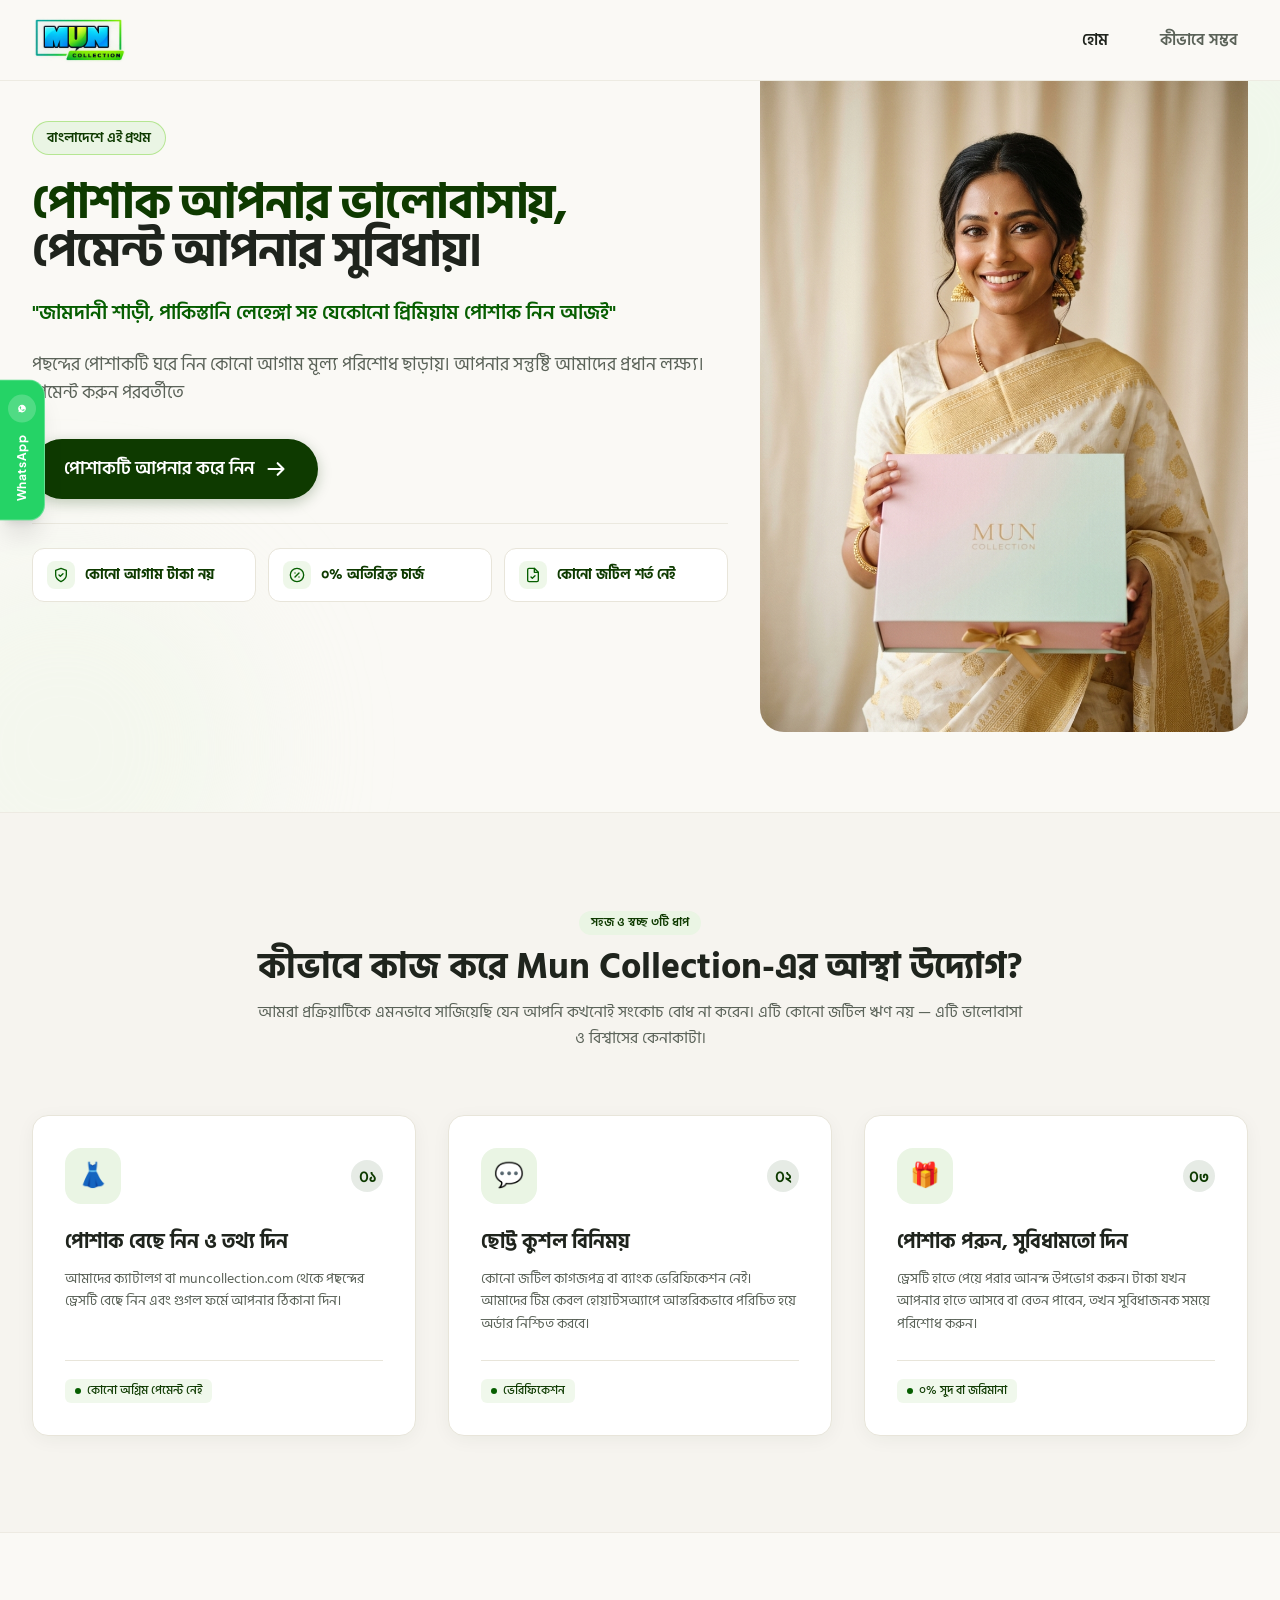
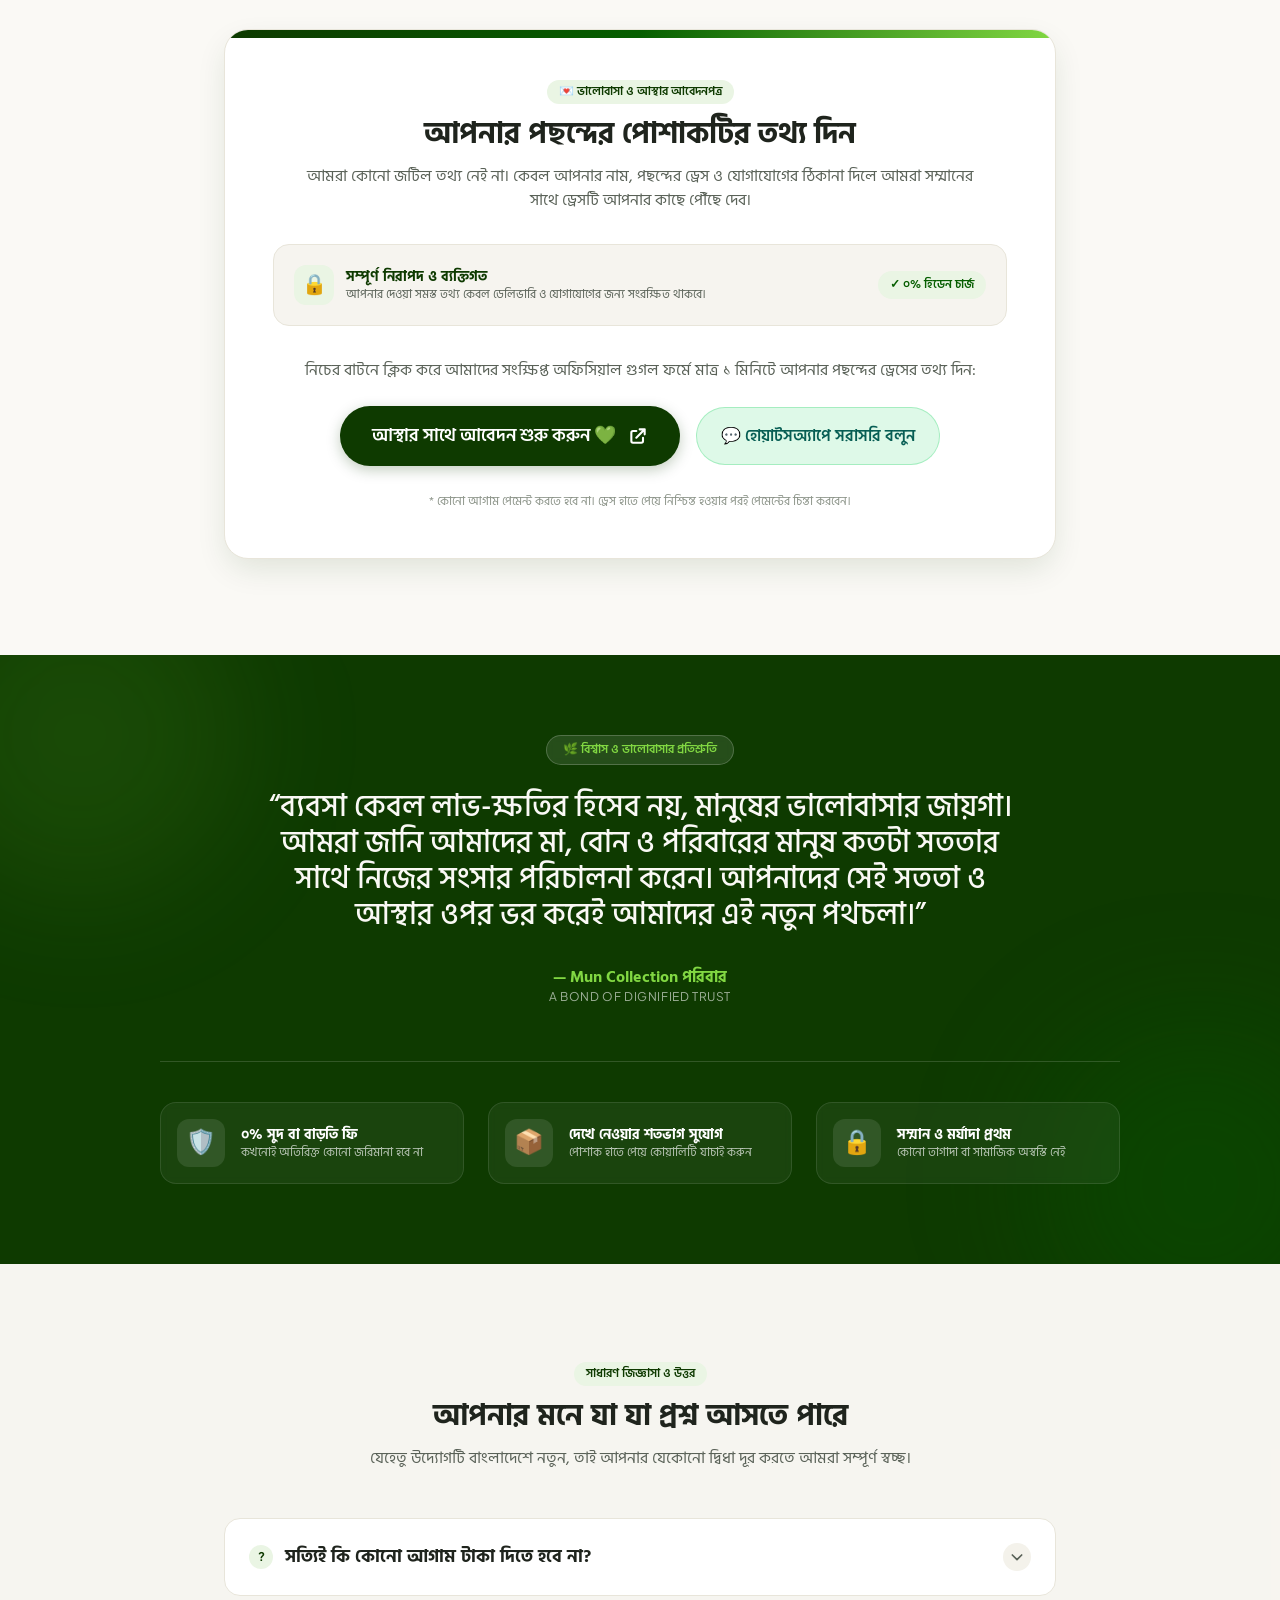
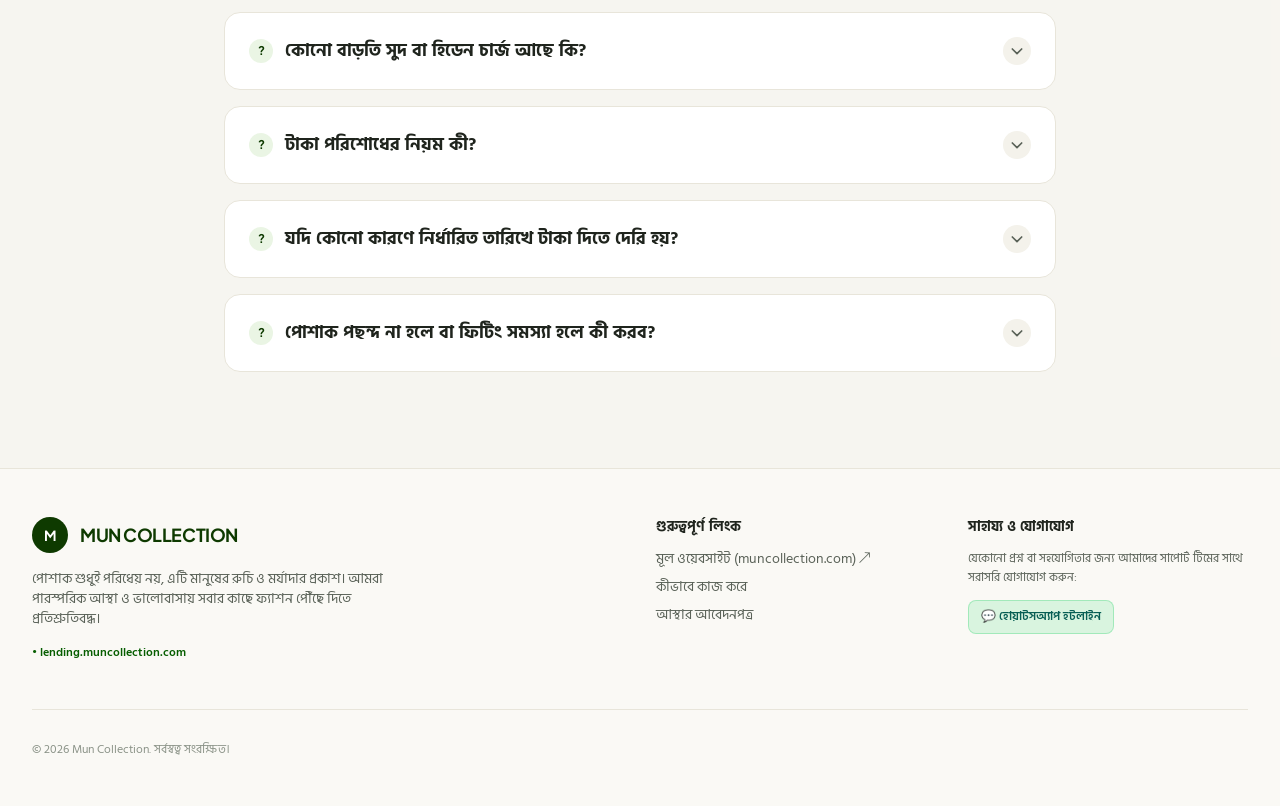
<file: mamun/index.html>
<!DOCTYPE html><html lang="bn" class="scroll-smooth"> <head><meta charset="UTF-8"><meta name="viewport" content="width=device-width, initial-scale=1.0"><link rel="icon" type="image/svg+xml" href="/mamun/favicon.svg"><meta name="generator" content="Astro v5.18.2"><!-- Primary Meta Tags --><title>Mun Collection | পোশাক আপনার ভালোবাসায়, পেমেন্ট আপনার সুবিধায়</title><meta name="title" content="Mun Collection | পোশাক আপনার ভালোবাসায়, পেমেন্ট আপনার সুবিধায়"><meta name="description" content="টাকা নয়, আমাদের সম্পর্কটাই আসল — পছন্দের পোশাক নিন আজই কোনো আগাম টাকা ছাড়াই, পরিশোধ করুন সুবিধা বুঝে।"><meta name="theme-color" content="#0E3A00"><!-- Open Graph / Facebook --><meta property="og:type" content="website"><meta property="og:title" content="Mun Collection | পোশাক আপনার ভালোবাসায়, পেমেন্ট আপনার সুবিধায়"><meta property="og:description" content="টাকা নয়, আমাদের সম্পর্কটাই আসল — পছন্দের পোশাক নিন আজই কোনো আগাম টাকা ছাড়াই, পরিশোধ করুন সুবিধা বুঝে।"><meta property="og:image" content="https://images.unsplash.com/photo-1610030469983-98e550d6193c?auto=format&fit=crop&w=1200&q=80"><!-- Google Fonts: Hind Siliguri (Bengali) & Plus Jakarta Sans --><link rel="preconnect" href="https://fonts.googleapis.com"><link rel="preconnect" href="https://fonts.gstatic.com" crossorigin><link href="https://fonts.googleapis.com/css2?family=Hind+Siliguri:wght@300;400;500;600;700&family=Plus+Jakarta+Sans:wght@400;500;600;700&display=swap" rel="stylesheet"><link rel="stylesheet" href="/mamun/_astro/index.Bi4br_hE.css"></head> <body class="bg-surface-warm text-content-primary font-bengali antialiased selection:bg-brand-dark selection:text-white min-h-screen flex flex-col">  <header class="sticky top-0 z-50 backdrop-blur-md bg-surface-warm/95 border-b border-border-soft/70 transition-all shadow-xs"> <div class="max-w-7xl mx-auto px-4 sm:px-6 lg:px-8 h-20 flex items-center justify-between"> <!-- Brand Logo Area --> <div class="flex items-center"> <a href="/mamun/" class="flex items-center group transition-transform hover:opacity-90"> <img src="/mamun/logo.png" alt="Mun Collection Logo" class="h-12 sm:h-14 lg:h-15 w-auto object-contain shrink-0" loading="eager"> </a> </div> <!-- Navigation Menu (হোম, কীভাবে সম্ভব) --> <nav class="flex items-center gap-4 sm:gap-8"> <a href="/mamun/" class="text-sm sm:text-base font-semibold text-content-primary hover:text-brand-dark px-2.5 py-1.5 rounded-lg hover:bg-brand-soft/40 transition-colors">
হোম
</a> <a href="#how-it-works" class="text-sm sm:text-base font-semibold text-content-secondary hover:text-brand-dark px-2.5 py-1.5 rounded-lg hover:bg-brand-soft/40 transition-colors">
কীভাবে সম্ভব
</a> </nav> </div> </header> <aside class="fixed left-0 top-1/2 -translate-y-1/2 z-40 hidden sm:flex items-center"> <a href="https://wa.me/8801700000000?text=আসসালামু%20আলাইকুম,%20Mun%20Collection%20আস্থা%20প্রোগ্রামে%20পোশাক%20নিতে%20চাই" target="_blank" rel="noopener noreferrer" aria-label="Direct WhatsApp Contact" class="group flex flex-col items-center bg-[#25D366] hover:bg-[#20ba59] text-white py-3.5 px-2 rounded-r-2xl shadow-xl transition-all transform hover:translate-x-1 border-y border-r border-white/30"> <!-- WhatsApp Icon --> <div class="w-7 h-7 flex items-center justify-center bg-white/20 rounded-full mb-2 group-hover:scale-110 transition-transform"> <svg class="w-4 h-4 fill-current text-white" viewBox="0 0 24 24"> <path d="M12.031 6.172c-3.181 0-5.767 2.586-5.768 5.766-.001 1.298.38 2.27 1.019 3.287l-.582 2.128 2.182-.573c.978.58 1.911.928 3.145.929 3.178 0 5.767-2.587 5.768-5.766.001-3.187-2.575-5.77-5.764-5.771zm3.392 8.244c-.144.405-.837.774-1.17.824-.299.045-.677.063-1.092-.069-.252-.08-.575-.187-.988-.365-1.739-.751-2.874-2.502-2.961-2.617-.087-.116-.708-.94-.708-1.793s.448-1.273.607-1.446c.159-.173.346-.217.462-.217l.332.006c.106.005.249-.04.39.299.144.35.49 1.199.533 1.287.043.087.072.19.014.306-.058.115-.087.19-.174.289-.086.101-.182.226-.26.304-.087.086-.177.18-.076.353.101.173.45 7.42 1.054 1.278.78.694 1.439.909 1.641.996.202.087.32.072.44-.058.118-.13.504-.585.638-.787.135-.202.269-.173.447-.101.178.072 1.134.535 1.33.633.196.098.326.145.375.228.049.083.049.48-.095.885z"></path> </svg> </div> <!-- Vertical Writing for WhatsApp --> <span class="text-xs font-bold tracking-wider font-sans [writing-mode:vertical-lr] rotate-180 py-1">
WhatsApp
</span> </a> </aside> <main> <section class="relative overflow-hidden pt-0 pb-12 lg:pb-20"> <!-- Subtle organic decorative backdrop --> <div class="absolute top-0 right-0 -mr-32 -mt-32 w-96 h-96 rounded-full bg-brand-soft/60 blur-3xl pointer-events-none -z-10"></div> <div class="absolute bottom-0 left-0 -ml-32 -mb-32 w-96 h-96 rounded-full bg-brand-soft/40 blur-3xl pointer-events-none -z-10"></div> <div class="max-w-7xl mx-auto px-4 sm:px-6 lg:px-8"> <div class="grid grid-cols-1 lg:grid-cols-12 gap-12 lg:gap-8 items-start"> <!-- Left Column: Copy & Actions --> <div class="lg:col-span-7 space-y-6 text-left pt-6 sm:pt-8 lg:pt-10"> <!-- Trust Context Badge --> <div class="inline-flex items-center px-3.5 py-1.5 rounded-full bg-brand-soft border border-brand-light/50 shadow-xs"> <span class="text-xs sm:text-sm font-semibold text-brand-dark">
বাংলাদেশে এই প্রথম
</span> </div> <!-- Primary Headline (H1): Swapped to user's desired main hero heading --> <h1 class="text-3xl sm:text-4xl lg:text-5xl font-bold tracking-tight text-content-primary leading-[1.25]"> <span class="text-brand-dark">
পোশাক আপনার ভালোবাসায়,
</span><br class="hidden sm:inline">
পেমেন্ট আপনার সুবিধায়।
</h1> <!-- Subheading Callout --> <p class="text-lg sm:text-xl font-semibold text-brand-accent">
"জামদানী শাড়ী, পাকিস্তানি লেহেঙ্গা সহ যেকোনো প্রিমিয়াম পোশাক নিন আজই"
</p> <!-- Subheadline / Body --> <p class="text-base sm:text-lg text-content-secondary leading-relaxed max-w-2xl">
পছন্দের পোশাকটি ঘরে নিন কোনো আগাম মূল্য পরিশোধ ছাড়ায়। আপনার সন্তুষ্টি আমাদের প্রধান লক্ষ্য। পেমেন্ট করুন পরবর্তীতে
</p> <!-- Primary CTA Group --> <div class="flex flex-col sm:flex-row items-stretch sm:items-center gap-4 pt-2"> <a href="https://forms.google.com" target="_blank" rel="noopener noreferrer" class="inline-flex justify-center items-center gap-3 bg-brand-dark hover:bg-brand-accent text-white font-semibold text-base sm:text-lg px-8 py-4 rounded-full shadow-brand-glow hover:shadow-lg transition-all transform hover:-translate-y-0.5 active:translate-y-0"> <span>পোশাকটি আপনার করে নিন</span> <svg class="w-5 h-5" fill="none" stroke="currentColor" viewBox="0 0 24 24"> <path stroke-linecap="round" stroke-linejoin="round" stroke-width="2.5" d="M14 5l7 7m0 0l-7 7m7-7H3"></path> </svg> </a> </div> <!-- 3 Trust Anchors (Clean Micro Badges with crisp SVG vector icons) --> <div class="pt-6 grid grid-cols-1 sm:grid-cols-3 gap-3 border-t border-border-soft/80"> <!-- Badge 1: কোনো আগাম টাকা নয় (Shield with Checkmark) --> <div class="flex items-center gap-2.5 px-3.5 py-3 rounded-xl bg-surface-card border border-border-soft shadow-xs group hover:border-brand-accent/40 transition-colors"> <div class="w-7 h-7 rounded-lg bg-brand-soft/80 text-brand-dark flex items-center justify-center shrink-0"> <svg class="w-4 h-4 text-brand-accent" viewBox="0 0 24 24" fill="none" stroke="currentColor" stroke-width="2" stroke-linecap="round" stroke-linejoin="round"> <path d="M12 22s8-4 8-10V5l-8-3-8 3v7c0 6 8 10 8 10z"></path> <path d="m9 12 2 2 4-4"></path> </svg> </div> <p class="text-xs sm:text-sm font-bold text-brand-dark">কোনো আগাম টাকা নয়</p> </div> <!-- Badge 2: ০% অতিরিক্ত চার্জ (Percentage Badge / Price Tag) --> <div class="flex items-center gap-2.5 px-3.5 py-3 rounded-xl bg-surface-card border border-border-soft shadow-xs group hover:border-brand-accent/40 transition-colors"> <div class="w-7 h-7 rounded-lg bg-brand-soft/80 text-brand-dark flex items-center justify-center shrink-0"> <svg class="w-4 h-4 text-brand-accent" viewBox="0 0 24 24" fill="none" stroke="currentColor" stroke-width="2" stroke-linecap="round" stroke-linejoin="round"> <circle cx="12" cy="12" r="10"></circle> <path d="m15 9-6 6"></path> <path d="M9 9h.01"></path> <path d="M15 15h.01"></path> </svg> </div> <p class="text-xs sm:text-sm font-bold text-brand-dark">০% অতিরিক্ত চার্জ</p> </div> <!-- Badge 3: কোনো জটিল শর্ত নেই (Clean Handshake / Verified Document) --> <div class="flex items-center gap-2.5 px-3.5 py-3 rounded-xl bg-surface-card border border-border-soft shadow-xs group hover:border-brand-accent/40 transition-colors"> <div class="w-7 h-7 rounded-lg bg-brand-soft/80 text-brand-dark flex items-center justify-center shrink-0"> <svg class="w-4 h-4 text-brand-accent" viewBox="0 0 24 24" fill="none" stroke="currentColor" stroke-width="2" stroke-linecap="round" stroke-linejoin="round"> <path d="M14 2H6a2 2 0 0 0-2 2v16a2 2 0 0 0 2 2h12a2 2 0 0 0 2-2V8z"></path> <polyline points="14 2 14 8 20 8"></polyline> <path d="m9 15 2 2 4-4"></path> </svg> </div> <p class="text-xs sm:text-sm font-bold text-brand-dark">কোনো জটিল শর্ত নেই</p> </div> </div> </div> <!-- Right Column: Visual Artwork (Top touches header directly with square top, rounded bottom) --> <div class="lg:col-span-5 relative flex items-start justify-center"> <div class="relative mx-auto w-full max-w-sm sm:max-w-md lg:max-w-none"> <!-- Main Hero Image Frame: Flat top (rounded-t-none) to meet header, rounded bottom (rounded-b-3xl) --> <div class="relative rounded-t-none rounded-b-3xl overflow-hidden aspect-[3/3.8] lg:aspect-[3/4] group"> <img src="/mamun/hero-lifestyle.jpg" alt="Mun Collection Dignified Fashion" class="w-full h-full object-cover object-top transition-transform duration-700 group-hover:scale-105" loading="eager"> </div> </div> </div> </div> </div> </section> <section id="how-it-works" class="py-16 lg:py-24 bg-surface-subtle/60 border-y border-border-soft/60"> <div class="max-w-7xl mx-auto px-4 sm:px-6 lg:px-8"> <!-- Section Header --> <div class="text-center max-w-3xl mx-auto space-y-3 mb-16"> <div class="inline-flex items-center gap-1.5 px-3 py-1 rounded-full bg-brand-soft text-brand-dark text-xs font-semibold"> <span>সহজ ও স্বচ্ছ ৩টি ধাপ</span> </div> <h2 class="text-2xl sm:text-3xl lg:text-4xl font-bold text-content-primary">
কীভাবে কাজ করে Mun Collection-এর আস্থা উদ্যোগ?
</h2> <p class="text-base text-content-secondary leading-relaxed">
আমরা প্রক্রিয়াটিকে এমনভাবে সাজিয়েছি যেন আপনি কখনোই সংকোচ বোধ না করেন। এটি কোনো জটিল ঋণ নয় — এটি ভালোবাসা ও বিশ্বাসের কেনাকাটা।
</p> </div> <!-- 3 Steps Grid --> <div class="grid grid-cols-1 md:grid-cols-3 gap-8 relative"> <div class="relative bg-surface-card rounded-2xl p-6 sm:p-8 border border-border-soft shadow-brand-card hover:shadow-brand-float transition-all hover:-translate-y-1 flex flex-col justify-between group"> <!-- Top Row: Emoji & Step Pill --> <div> <div class="flex items-center justify-between mb-6"> <div class="w-14 h-14 rounded-2xl bg-brand-soft flex items-center justify-center text-2xl group-hover:scale-110 transition-transform"> 👗 </div> <span class="w-8 h-8 rounded-full bg-brand-dark/10 text-brand-dark font-bold font-sans flex items-center justify-center text-sm">
0১ </span> </div> <!-- Content --> <h3 class="text-xl font-bold text-content-primary mb-3"> পোশাক বেছে নিন ও তথ্য দিন </h3> <p class="text-content-secondary text-sm leading-relaxed mb-6"> আমাদের ক্যাটালগ বা muncollection.com থেকে পছন্দের ড্রেসটি বেছে নিন এবং গুগল ফর্মে আপনার ঠিকানা দিন। </p> </div> <!-- Bottom Micro Badge --> <div class="pt-4 border-t border-border-soft"> <span class="inline-flex items-center gap-1.5 text-xs font-medium text-brand-dark bg-brand-soft/70 px-2.5 py-1 rounded-md"> <span class="w-1.5 h-1.5 rounded-full bg-brand-accent"></span> কোনো অগ্রিম পেমেন্ট নেই </span> </div> </div><div class="relative bg-surface-card rounded-2xl p-6 sm:p-8 border border-border-soft shadow-brand-card hover:shadow-brand-float transition-all hover:-translate-y-1 flex flex-col justify-between group"> <!-- Top Row: Emoji & Step Pill --> <div> <div class="flex items-center justify-between mb-6"> <div class="w-14 h-14 rounded-2xl bg-brand-soft flex items-center justify-center text-2xl group-hover:scale-110 transition-transform"> 💬 </div> <span class="w-8 h-8 rounded-full bg-brand-dark/10 text-brand-dark font-bold font-sans flex items-center justify-center text-sm">
0২ </span> </div> <!-- Content --> <h3 class="text-xl font-bold text-content-primary mb-3"> ছোট্ট কুশল বিনিময় </h3> <p class="text-content-secondary text-sm leading-relaxed mb-6"> কোনো জটিল কাগজপত্র বা ব্যাংক ভেরিফিকেশন নেই। আমাদের টিম কেবল হোয়াটসঅ্যাপে আন্তরিকভাবে পরিচিত হয়ে অর্ডার নিশ্চিত করবে। </p> </div> <!-- Bottom Micro Badge --> <div class="pt-4 border-t border-border-soft"> <span class="inline-flex items-center gap-1.5 text-xs font-medium text-brand-dark bg-brand-soft/70 px-2.5 py-1 rounded-md"> <span class="w-1.5 h-1.5 rounded-full bg-brand-accent"></span> ভেরিফিকেশন </span> </div> </div><div class="relative bg-surface-card rounded-2xl p-6 sm:p-8 border border-border-soft shadow-brand-card hover:shadow-brand-float transition-all hover:-translate-y-1 flex flex-col justify-between group"> <!-- Top Row: Emoji & Step Pill --> <div> <div class="flex items-center justify-between mb-6"> <div class="w-14 h-14 rounded-2xl bg-brand-soft flex items-center justify-center text-2xl group-hover:scale-110 transition-transform"> 🎁 </div> <span class="w-8 h-8 rounded-full bg-brand-dark/10 text-brand-dark font-bold font-sans flex items-center justify-center text-sm">
0৩ </span> </div> <!-- Content --> <h3 class="text-xl font-bold text-content-primary mb-3"> পোশাক পরুন, সুবিধামতো দিন </h3> <p class="text-content-secondary text-sm leading-relaxed mb-6"> ড্রেসটি হাতে পেয়ে পরার আনন্দ উপভোগ করুন। টাকা যখন আপনার হাতে আসবে বা বেতন পাবেন, তখন সুবিধাজনক সময়ে পরিশোধ করুন। </p> </div> <!-- Bottom Micro Badge --> <div class="pt-4 border-t border-border-soft"> <span class="inline-flex items-center gap-1.5 text-xs font-medium text-brand-dark bg-brand-soft/70 px-2.5 py-1 rounded-md"> <span class="w-1.5 h-1.5 rounded-full bg-brand-accent"></span> ০% সুদ বা জরিমানা </span> </div> </div> </div> </div> </section> <section id="intake-form" class="py-16 lg:py-24 relative overflow-hidden"> <div class="max-w-4xl mx-auto px-4 sm:px-6 lg:px-8"> <!-- Container Card --> <div class="bg-surface-card rounded-3xl border border-border-soft p-6 sm:p-10 lg:p-12 shadow-brand-float relative overflow-hidden"> <!-- Top Decorative Accent Bar --> <div class="absolute top-0 left-0 right-0 h-2 bg-gradient-to-r from-brand-dark via-brand-accent to-brand-light"></div> <!-- Header Copy --> <div class="text-center max-w-2xl mx-auto space-y-3 mb-8"> <div class="inline-flex items-center gap-1.5 px-3 py-1 rounded-full bg-brand-soft text-brand-dark text-xs font-semibold"> <span>💌 ভালোবাসা ও আস্থার আবেদনপত্র</span> </div> <h2 class="text-2xl sm:text-3xl font-bold text-content-primary">
আপনার পছন্দের পোশাকটির তথ্য দিন
</h2> <p class="text-sm sm:text-base text-content-secondary">
আমরা কোনো জটিল তথ্য নেই না। কেবল আপনার নাম, পছন্দের ড্রেস ও যোগাযোগের ঠিকানা দিলে আমরা সম্মানের সাথে ড্রেসটি আপনার কাছে পৌঁছে দেব।
</p> </div> <!-- Trust Assurance Box --> <div class="bg-surface-subtle/80 rounded-2xl p-4 sm:p-5 border border-border-soft mb-8 flex flex-col sm:flex-row items-center justify-between gap-4"> <div class="flex items-center gap-3 text-left"> <div class="w-10 h-10 rounded-xl bg-brand-soft text-brand-dark flex items-center justify-center text-xl flex-shrink-0">
🔒
</div> <div> <p class="text-xs sm:text-sm font-bold text-brand-dark">সম্পূর্ণ নিরাপদ ও ব্যক্তিগত</p> <p class="text-xs text-content-secondary">আপনার দেওয়া সমস্ত তথ্য কেবল ডেলিভারি ও যোগাযোগের জন্য সংরক্ষিত থাকবে।</p> </div> </div> <div class="text-xs font-semibold text-brand-accent bg-brand-soft px-3 py-1.5 rounded-full whitespace-nowrap">
✓ ০% হিডেন চার্জ
</div> </div> <!-- Main Action Callout --> <div class="text-center space-y-4"> <p class="text-base text-content-secondary">
নিচের বাটনে ক্লিক করে আমাদের সংক্ষিপ্ত অফিসিয়াল গুগল ফর্মে মাত্র ১ মিনিটে আপনার পছন্দের ড্রেসের তথ্য দিন:
</p> <div class="flex flex-col sm:flex-row items-center justify-center gap-4 pt-2"> <a href="https://forms.google.com" target="_blank" rel="noopener noreferrer" class="w-full sm:w-auto inline-flex items-center justify-center gap-3 bg-brand-dark hover:bg-brand-accent text-white font-semibold text-base sm:text-lg px-8 py-4 rounded-full shadow-brand-glow hover:shadow-lg transition-all hover:scale-105 active:scale-100"> <span>আস্থার সাথে আবেদন শুরু করুন 💚</span> <svg class="w-5 h-5" fill="none" stroke="currentColor" viewBox="0 0 24 24"> <path stroke-linecap="round" stroke-linejoin="round" stroke-width="2.5" d="M10 6H6a2 2 0 00-2 2v10a2 2 0 002 2h10a2 2 0 002-2v-4M14 4h6m0 0v6m0-6L10 14"></path> </svg> </a> <a href="https://wa.me/8801700000000?text=আসসালামু%20আলাইকুম,%20Mun%20Collection%20আস্থা%20প্রোগ্রামে%20পোশাক%20নিতে%20চাই" target="_blank" rel="noopener noreferrer" class="w-full sm:w-auto inline-flex items-center justify-center gap-2 text-[#075E54] bg-[#25D366]/15 hover:bg-[#25D366]/25 font-semibold text-base px-6 py-4 rounded-full border border-[#25D366]/30 transition-colors"> <span>💬 হোয়াটসঅ্যাপে সরাসরি বলুন</span> </a> </div> <p class="text-xs text-content-muted pt-3">
* কোনো আগাম পেমেন্ট করতে হবে না। ড্রেস হাতে পেয়ে নিশ্চিন্ত হওয়ার পরই পেমেন্টের চিন্তা করবেন।
</p> </div> </div> </div> </section> <section class="py-16 lg:py-20 bg-brand-dark text-white relative overflow-hidden"> <!-- Subtle decorative background patterns --> <div class="absolute -right-20 -bottom-20 w-80 h-80 rounded-full bg-brand-accent/30 blur-3xl pointer-events-none"></div> <div class="absolute -left-20 -top-20 w-80 h-80 rounded-full bg-brand-light/10 blur-3xl pointer-events-none"></div> <div class="max-w-5xl mx-auto px-4 sm:px-6 lg:px-8 relative z-10"> <div class="text-center space-y-6 max-w-3xl mx-auto"> <div class="inline-flex items-center gap-2 px-4 py-1.5 rounded-full bg-white/10 border border-white/20 text-brand-light text-xs font-semibold backdrop-blur-sm"> <span>🌿 বিশ্বাস ও ভালোবাসার প্রতিশ্রুতি</span> </div> <blockquote class="text-xl sm:text-2xl lg:text-3xl font-medium leading-relaxed font-bengali text-surface-warm">
“ব্যবসা কেবল লাভ-ক্ষতির হিসেব নয়, মানুষের ভালোবাসার জায়গা। আমরা জানি আমাদের মা, বোন ও পরিবারের মানুষ কতটা সততার সাথে নিজের সংসার পরিচালনা করেন। আপনাদের সেই সততা ও আস্থার ওপর ভর করেই আমাদের এই নতুন পথচলা।”
</blockquote> <div class="pt-2"> <p class="text-base font-bold text-brand-light">— Mun Collection পরিবার</p> <p class="text-xs text-white/60 tracking-wider font-sans uppercase">A Bond of Dignified Trust</p> </div> </div> <!-- 3 Pillars of Guarantee --> <div class="mt-14 grid grid-cols-1 md:grid-cols-3 gap-6 pt-10 border-t border-white/15"> <div class="flex items-center gap-4 bg-white/5 p-4 rounded-2xl border border-white/10 backdrop-blur-sm"> <div class="w-12 h-12 rounded-xl bg-white/10 flex items-center justify-center text-2xl flex-shrink-0">
🛡️
</div> <div> <h4 class="font-bold text-sm text-white">০% সুদ বা বাড়তি ফি</h4> <p class="text-xs text-white/70">কখনোই অতিরিক্ত কোনো জরিমানা হবে না</p> </div> </div> <div class="flex items-center gap-4 bg-white/5 p-4 rounded-2xl border border-white/10 backdrop-blur-sm"> <div class="w-12 h-12 rounded-xl bg-white/10 flex items-center justify-center text-2xl flex-shrink-0">
📦
</div> <div> <h4 class="font-bold text-sm text-white">দেখে নেওয়ার শতভাগ সুযোগ</h4> <p class="text-xs text-white/70">পোশাক হাতে পেয়ে কোয়ালিটি যাচাই করুন</p> </div> </div> <div class="flex items-center gap-4 bg-white/5 p-4 rounded-2xl border border-white/10 backdrop-blur-sm"> <div class="w-12 h-12 rounded-xl bg-white/10 flex items-center justify-center text-2xl flex-shrink-0">
🔒
</div> <div> <h4 class="font-bold text-sm text-white">সম্মান ও মর্যাদা প্রথম</h4> <p class="text-xs text-white/70">কোনো তাগাদা বা সামাজিক অস্বস্তি নেই</p> </div> </div> </div> </div> </section> <section class="py-16 lg:py-24 bg-surface-subtle/50"> <div class="max-w-4xl mx-auto px-4 sm:px-6 lg:px-8"> <!-- Header --> <div class="text-center max-w-2xl mx-auto space-y-3 mb-12"> <div class="inline-flex items-center gap-1.5 px-3 py-1 rounded-full bg-brand-soft text-brand-dark text-xs font-semibold"> <span>সাধারণ জিজ্ঞাসা ও উত্তর</span> </div> <h2 class="text-2xl sm:text-3xl font-bold text-content-primary">
আপনার মনে যা যা প্রশ্ন আসতে পারে
</h2> <p class="text-sm sm:text-base text-content-secondary">
যেহেতু উদ্যোগটি বাংলাদেশে নতুন, তাই আপনার যেকোনো দ্বিধা দূর করতে আমরা সম্পূর্ণ স্বচ্ছ।
</p> </div> <!-- Accordion Items --> <div class="space-y-4"> <details class="group bg-surface-card rounded-2xl border border-border-soft p-5 sm:p-6 transition-all duration-300 open:shadow-brand-card open:border-brand-accent/40 [&_summary::-webkit-details-marker]:hidden"> <summary class="flex items-center justify-between cursor-pointer list-none select-none"> <h3 class="text-base sm:text-lg font-bold text-content-primary group-hover:text-brand-dark transition-colors flex items-center gap-3"> <span class="w-6 h-6 rounded-full bg-brand-soft text-brand-dark text-xs flex items-center justify-center font-sans font-bold flex-shrink-0">
?
</span> <span>সত্যিই কি কোনো আগাম টাকা দিতে হবে না?</span> </h3> <span class="ml-4 w-7 h-7 rounded-full bg-surface-subtle flex items-center justify-center text-content-secondary group-open:rotate-180 group-open:bg-brand-soft group-open:text-brand-dark transition-all flex-shrink-0"> <svg class="w-4 h-4" fill="none" stroke="currentColor" viewBox="0 0 24 24"> <path stroke-linecap="round" stroke-linejoin="round" stroke-width="2.5" d="M19 9l-7 7-7-7"></path> </svg> </span> </summary> <div class="mt-4 pt-3 border-t border-border-soft/60 text-content-secondary text-sm sm:text-base leading-relaxed pl-9"> <p>হ্যাঁ, সম্পূর্ণ সত্য। অর্ডার করার সময় এমনকি ডেলিভারির সময়ও আপনাকে কোনো টাকা দিতে হবে না। সম্পূর্ণ শূন্য টাকায় আমরা আপনার ঠিকানায় পোশাক পৌঁছে দেব।</p> </div> </details><details class="group bg-surface-card rounded-2xl border border-border-soft p-5 sm:p-6 transition-all duration-300 open:shadow-brand-card open:border-brand-accent/40 [&_summary::-webkit-details-marker]:hidden"> <summary class="flex items-center justify-between cursor-pointer list-none select-none"> <h3 class="text-base sm:text-lg font-bold text-content-primary group-hover:text-brand-dark transition-colors flex items-center gap-3"> <span class="w-6 h-6 rounded-full bg-brand-soft text-brand-dark text-xs flex items-center justify-center font-sans font-bold flex-shrink-0">
?
</span> <span>কোনো বাড়তি সুদ বা হিডেন চার্জ আছে কি?</span> </h3> <span class="ml-4 w-7 h-7 rounded-full bg-surface-subtle flex items-center justify-center text-content-secondary group-open:rotate-180 group-open:bg-brand-soft group-open:text-brand-dark transition-all flex-shrink-0"> <svg class="w-4 h-4" fill="none" stroke="currentColor" viewBox="0 0 24 24"> <path stroke-linecap="round" stroke-linejoin="round" stroke-width="2.5" d="M19 9l-7 7-7-7"></path> </svg> </span> </summary> <div class="mt-4 pt-3 border-t border-border-soft/60 text-content-secondary text-sm sm:text-base leading-relaxed pl-9"> <p>একদমই নয়! আমাদের ওয়েবসাইটে বা শোরুমে ড্রেসের যে আসল মূল্য, বিশ্বাসেও ঠিক একই দাম। আমরা কোনো সুদ, প্রসেসিং ফি বা লুকানো চার্জ নিই না।</p> </div> </details><details class="group bg-surface-card rounded-2xl border border-border-soft p-5 sm:p-6 transition-all duration-300 open:shadow-brand-card open:border-brand-accent/40 [&_summary::-webkit-details-marker]:hidden"> <summary class="flex items-center justify-between cursor-pointer list-none select-none"> <h3 class="text-base sm:text-lg font-bold text-content-primary group-hover:text-brand-dark transition-colors flex items-center gap-3"> <span class="w-6 h-6 rounded-full bg-brand-soft text-brand-dark text-xs flex items-center justify-center font-sans font-bold flex-shrink-0">
?
</span> <span>টাকা পরিশোধের নিয়ম কী?</span> </h3> <span class="ml-4 w-7 h-7 rounded-full bg-surface-subtle flex items-center justify-center text-content-secondary group-open:rotate-180 group-open:bg-brand-soft group-open:text-brand-dark transition-all flex-shrink-0"> <svg class="w-4 h-4" fill="none" stroke="currentColor" viewBox="0 0 24 24"> <path stroke-linecap="round" stroke-linejoin="round" stroke-width="2.5" d="M19 9l-7 7-7-7"></path> </svg> </span> </summary> <div class="mt-4 pt-3 border-t border-border-soft/60 text-content-secondary text-sm sm:text-base leading-relaxed pl-9"> <p>পোশাক পাওয়ার পর আপনার প্রস্তাবিত সুবিধাজনক সময়ে (যেমন: বেতন পাওয়ার পর বা মাসের নির্দিষ্ট তারিখে) বিকাশ, নগদ বা ব্যাংক ট্রান্সফারের মাধ্যমে সহজে পরিশোধ করবেন।</p> </div> </details><details class="group bg-surface-card rounded-2xl border border-border-soft p-5 sm:p-6 transition-all duration-300 open:shadow-brand-card open:border-brand-accent/40 [&_summary::-webkit-details-marker]:hidden"> <summary class="flex items-center justify-between cursor-pointer list-none select-none"> <h3 class="text-base sm:text-lg font-bold text-content-primary group-hover:text-brand-dark transition-colors flex items-center gap-3"> <span class="w-6 h-6 rounded-full bg-brand-soft text-brand-dark text-xs flex items-center justify-center font-sans font-bold flex-shrink-0">
?
</span> <span>যদি কোনো কারণে নির্ধারিত তারিখে টাকা দিতে দেরি হয়?</span> </h3> <span class="ml-4 w-7 h-7 rounded-full bg-surface-subtle flex items-center justify-center text-content-secondary group-open:rotate-180 group-open:bg-brand-soft group-open:text-brand-dark transition-all flex-shrink-0"> <svg class="w-4 h-4" fill="none" stroke="currentColor" viewBox="0 0 24 24"> <path stroke-linecap="round" stroke-linejoin="round" stroke-width="2.5" d="M19 9l-7 7-7-7"></path> </svg> </span> </summary> <div class="mt-4 pt-3 border-t border-border-soft/60 text-content-secondary text-sm sm:text-base leading-relaxed pl-9"> <p>কোনো সমস্যা বা জরিমানা নেই। কেবল আমাদের হোয়াটসঅ্যাপে একটু জানিয়ে দেবেন। আমরা পরিবারের মতো আপনার পরিস্থিতি বুঝব এবং আপনাকে সুবিধাজনক সময় বাড়িয়ে দেব।</p> </div> </details><details class="group bg-surface-card rounded-2xl border border-border-soft p-5 sm:p-6 transition-all duration-300 open:shadow-brand-card open:border-brand-accent/40 [&_summary::-webkit-details-marker]:hidden"> <summary class="flex items-center justify-between cursor-pointer list-none select-none"> <h3 class="text-base sm:text-lg font-bold text-content-primary group-hover:text-brand-dark transition-colors flex items-center gap-3"> <span class="w-6 h-6 rounded-full bg-brand-soft text-brand-dark text-xs flex items-center justify-center font-sans font-bold flex-shrink-0">
?
</span> <span>পোশাক পছন্দ না হলে বা ফিটিং সমস্যা হলে কী করব?</span> </h3> <span class="ml-4 w-7 h-7 rounded-full bg-surface-subtle flex items-center justify-center text-content-secondary group-open:rotate-180 group-open:bg-brand-soft group-open:text-brand-dark transition-all flex-shrink-0"> <svg class="w-4 h-4" fill="none" stroke="currentColor" viewBox="0 0 24 24"> <path stroke-linecap="round" stroke-linejoin="round" stroke-width="2.5" d="M19 9l-7 7-7-7"></path> </svg> </span> </summary> <div class="mt-4 pt-3 border-t border-border-soft/60 text-content-secondary text-sm sm:text-base leading-relaxed pl-9"> <p>আপনি নির্দ্বিধায় আমাদের সাথে যোগাযোগ করে এক্সচেঞ্জ করতে পারবেন। আপনার সন্তুষ্টি ও আনন্দই আমাদের প্রধান লক্ষ্য।</p> </div> </details> </div> </div> </section> </main> <footer class="bg-surface-warm border-t border-border-soft pt-12 pb-24 sm:pb-12 text-content-secondary text-sm"> <div class="max-w-7xl mx-auto px-4 sm:px-6 lg:px-8"> <div class="grid grid-cols-1 md:grid-cols-4 gap-8 mb-12"> <!-- Brand column --> <div class="md:col-span-2 space-y-4"> <div class="flex items-center gap-3"> <div class="w-9 h-9 rounded-full bg-brand-dark flex items-center justify-center text-white font-bold font-sans">
M
</div> <span class="font-bold text-lg text-brand-dark font-sans tracking-tight">MUN COLLECTION</span> </div> <p class="text-xs sm:text-sm text-content-secondary leading-relaxed max-w-sm">
পোশাক শুধুই পরিধেয় নয়, এটি মানুষের রুচি ও মর্যাদার প্রকাশ। আমরা পারস্পরিক আস্থা ও ভালোবাসায় সবার কাছে ফ্যাশন পৌঁছে দিতে প্রতিশ্রুতিবদ্ধ।
</p> <p class="text-xs text-brand-accent font-semibold">
• lending.muncollection.com
</p> </div> <!-- Quick Links --> <div class="space-y-3"> <h4 class="font-bold text-sm text-content-primary">গুরুত্বপূর্ণ লিংক</h4> <ul class="space-y-2 text-xs sm:text-sm"> <li> <a href="https://muncollection.com" target="_blank" rel="noopener noreferrer" class="hover:text-brand-dark transition-colors">
মূল ওয়েবসাইট (muncollection.com) ↗
</a> </li> <li> <a href="#how-it-works" class="hover:text-brand-dark transition-colors">কীভাবে কাজ করে</a> </li> <li> <a href="#intake-form" class="hover:text-brand-dark transition-colors">আস্থার আবেদনপত্র</a> </li> </ul> </div> <!-- Support / WhatsApp --> <div class="space-y-3"> <h4 class="font-bold text-sm text-content-primary">সাহায্য ও যোগাযোগ</h4> <p class="text-xs text-content-secondary leading-relaxed">
যেকোনো প্রশ্ন বা সহযোগিতার জন্য আমাদের সাপোর্ট টিমের সাথে সরাসরি যোগাযোগ করুন:
</p> <a href="https://wa.me/8801700000000?text=আসসালামু%20আলাইকুম,%20Mun%20Collection%20সাপোর্ট%20চাই" target="_blank" rel="noopener noreferrer" class="inline-flex items-center gap-2 text-xs font-semibold text-[#075E54] bg-[#25D366]/15 px-3 py-2 rounded-lg border border-[#25D366]/30 hover:bg-[#25D366]/25 transition-colors"> <span>💬 হোয়াটসঅ্যাপ হটলাইন</span> </a> </div> </div> <!-- Bottom Copyright --> <div class="pt-8 border-t border-border-soft flex flex-col sm:flex-row items-center justify-between gap-4 text-xs text-content-muted"> <p>© 2026 Mun Collection. সর্বস্বত্ব সংরক্ষিত।</p> </div> </div> </footer> <!-- Sticky Bottom Action Bar for Mobile --><div class="sm:hidden fixed bottom-0 left-0 right-0 z-40 bg-surface-card/95 backdrop-blur-md border-t border-border-soft p-3 px-4 shadow-[0_-4px_20px_rgba(0,0,0,0.08)] flex items-center justify-between gap-3"> <div class="flex flex-col"> <span class="text-[11px] text-content-muted font-medium">আস্থা প্রোগ্রাম</span> <span class="text-xs font-bold text-brand-dark">০ টাকা অগ্রিমে পোশাক নিন</span> </div> <a href="https://forms.google.com" target="_blank" rel="noopener noreferrer" class="inline-flex items-center gap-2 bg-brand-dark text-white font-semibold text-xs px-5 py-2.5 rounded-full shadow-brand-glow active:scale-95 transition-transform"> <span>আবেদন করুন →</span> </a> </div>  </body></html>
</file>
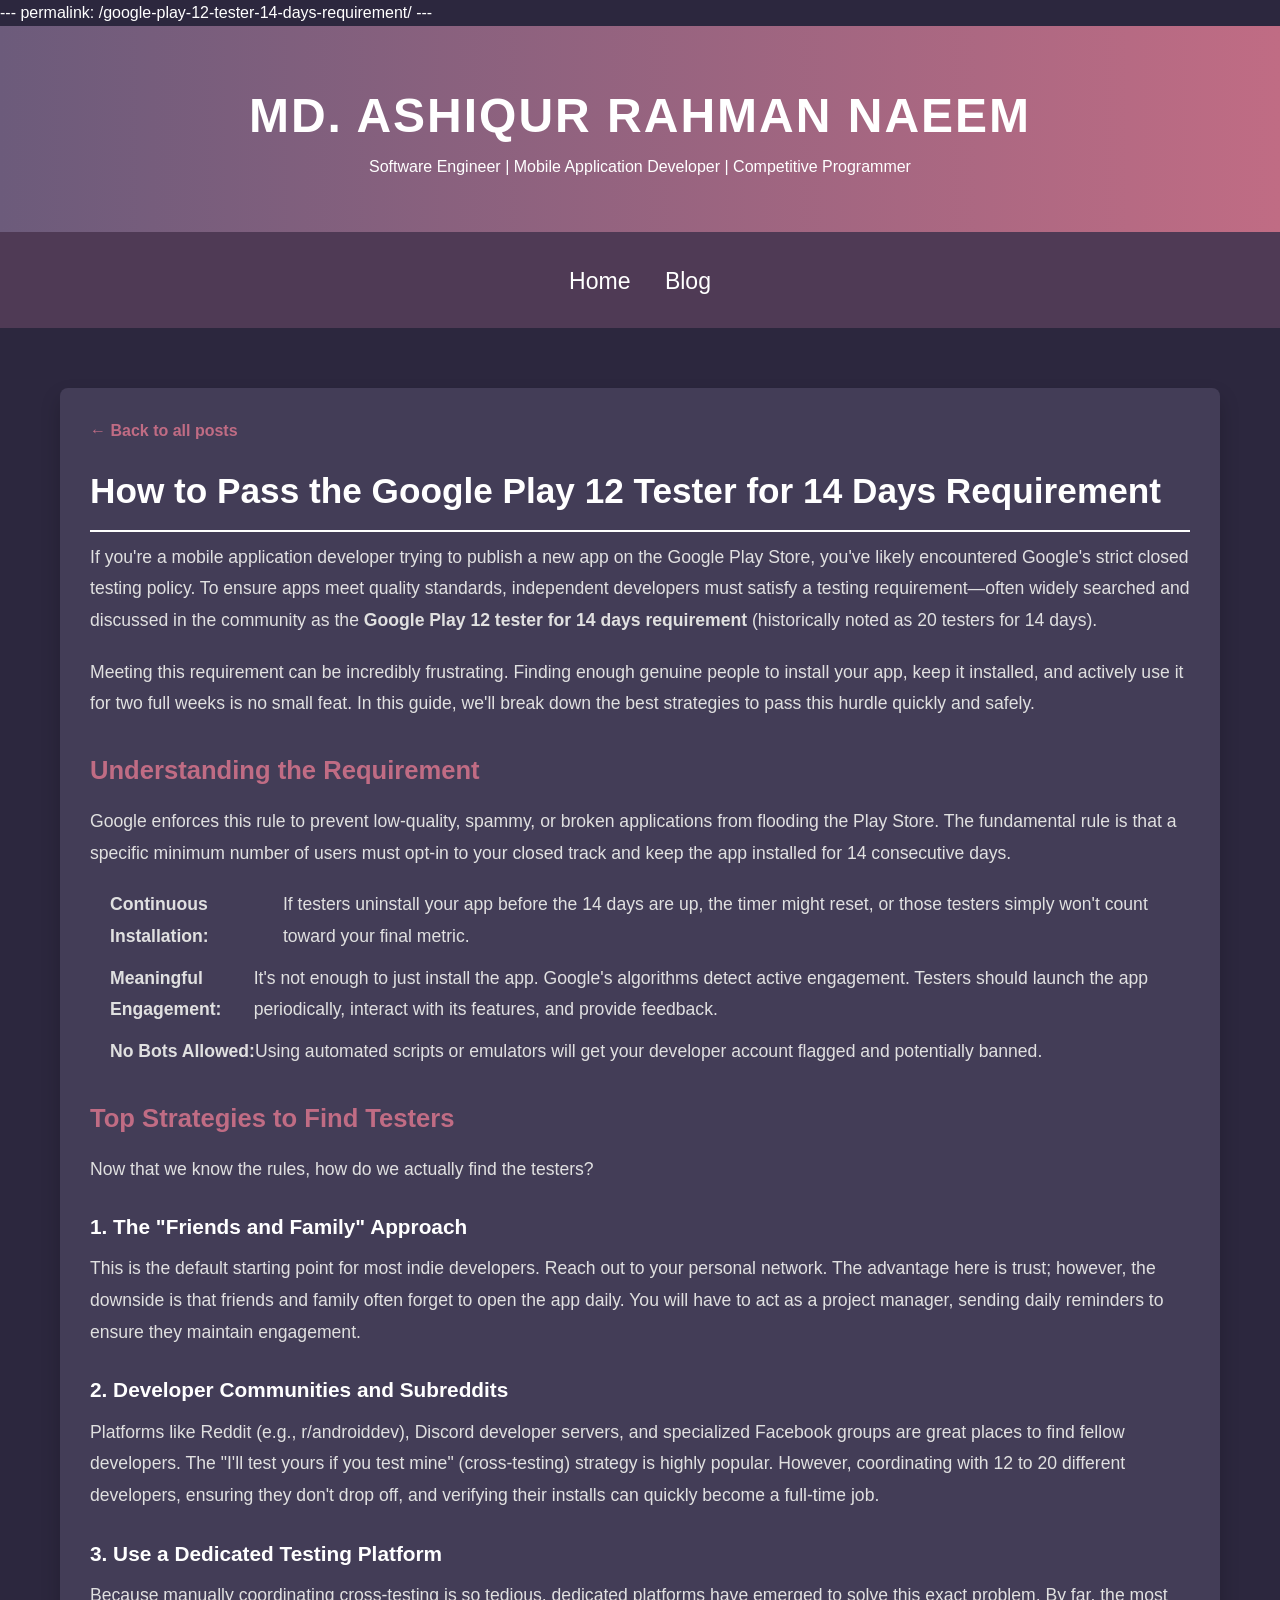
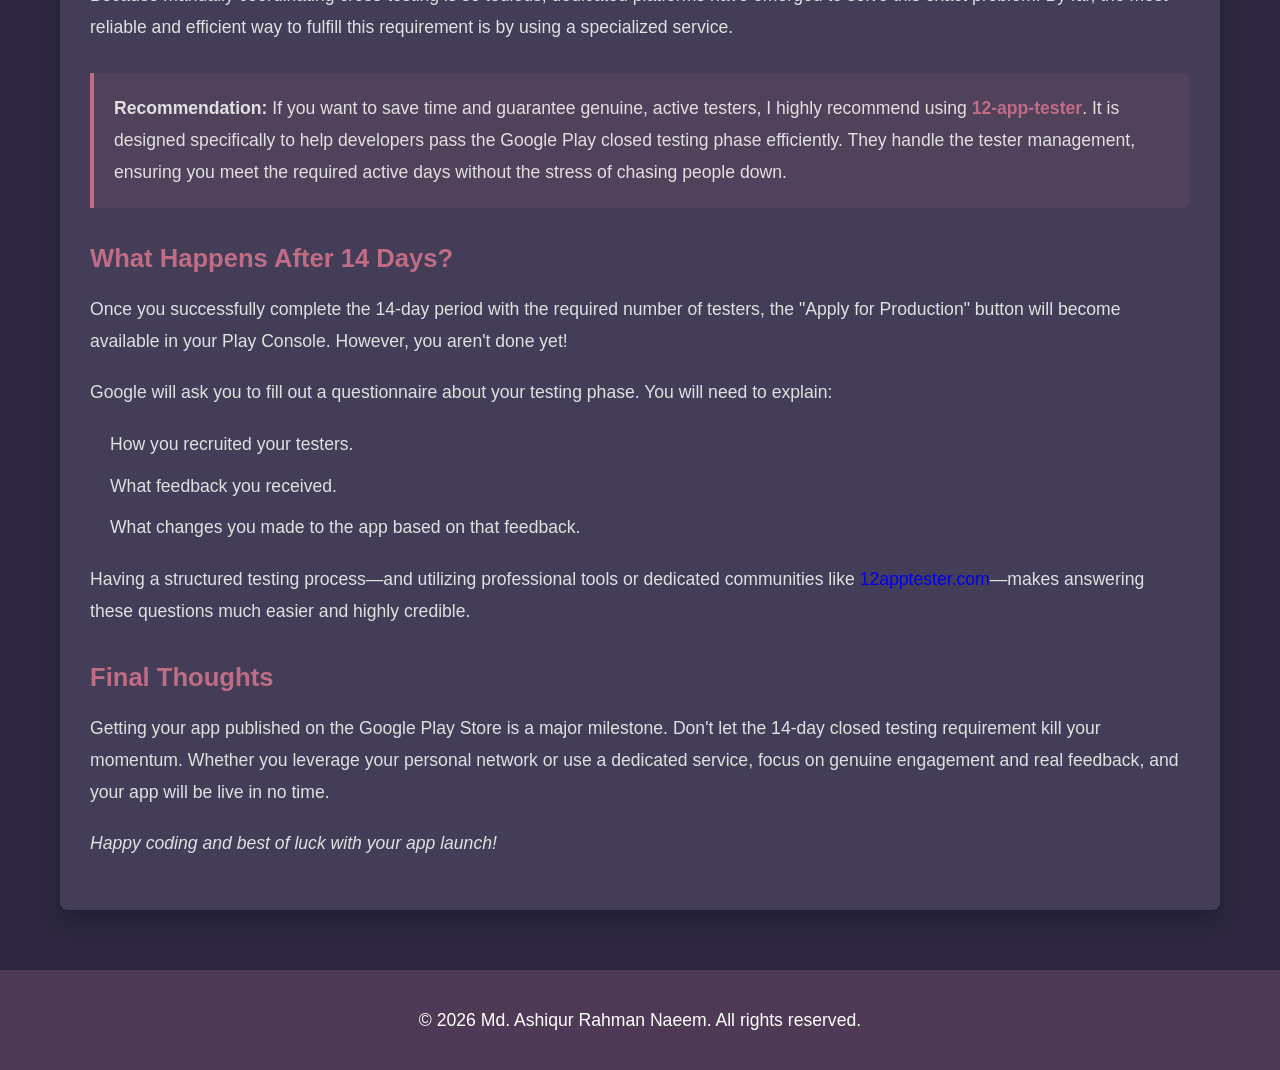
<file: blogs/google-play-12-tester-14-days/index.html>
---
permalink: /google-play-12-tester-14-days-requirement/
---
<!DOCTYPE html>
<html lang="en">

<head>
    <meta charset="UTF-8">
    <meta name="viewport" content="width=device-width, initial-scale=1.0">
    <meta name="description" content="A complete guide on how to pass the Google Play 12 tester for 14 days requirement. Discover effective strategies and the best platforms to find genuine testers.">
    <meta name="keywords" content="Google Play, 12 tester 14 days, play console requirement, app testing, 12apptester">
    <title>How to Pass the Google Play 12 Tester for 14 Days Requirement | Md. Ashiqur Rahman Naeem</title>
    <link rel="stylesheet" href="/styles.css">
    <link rel="icon" href="https://avatars.githubusercontent.com/u/70688154?v=4" type="image/x-icon">
    <style>
        .blog-content {
            background-color: #433d57;
            padding: 30px;
            border-radius: 8px;
            box-shadow: 0 10px 20px rgba(0, 0, 0, 0.2);
            margin-top: 40px;
            margin-bottom: 40px;
        }
        .blog-content h1 {
            color: #ffffff;
            margin-bottom: 10px;
            font-size: 2.2em;
            border-bottom: 2px solid #ffffff;
            padding-bottom: 10px;
        }
        .blog-content h2 {
            color: #c06c84;
            margin-top: 30px;
            margin-bottom: 15px;
            font-size: 1.6em;
            border-bottom: none;
            padding-bottom: 0;
        }
        .blog-content h3 {
            color: #ffffff;
            margin-top: 25px;
            margin-bottom: 10px;
            font-size: 1.3em;
        }
        .blog-content p {
            margin-bottom: 20px;
            font-size: 1.1em;
            color: #e0e0e0;
            line-height: 1.8;
        }
        .blog-content ul {
            margin-bottom: 20px;
            padding-left: 20px;
        }
        .blog-content li {
            color: #e0e0e0;
            margin-bottom: 10px;
            font-size: 1.1em;
            line-height: 1.8;
        }
        .back-link {
            display: inline-block;
            margin-bottom: 20px;
            color: #c06c84;
            font-weight: bold;
            text-decoration: none;
        }
        .back-link:hover {
            text-decoration: underline;
        }
        .cta-box {
            background-color: rgba(192, 108, 132, 0.1);
            border-left: 4px solid #c06c84;
            padding: 20px;
            margin: 30px 0;
            border-radius: 0 8px 8px 0;
        }
        .cta-box p {
            margin: 0;
        }
        .cta-box a {
            color: #c06c84;
            font-weight: bold;
            text-decoration: none;
        }
        .cta-box a:hover {
            text-decoration: underline;
        }
    </style>
</head>

<body>
    <header>
        <div class="container">
            <h1>Md. Ashiqur Rahman Naeem <span class="emoji emoji-laughing"></span></h1>
            <p>Software Engineer | Mobile Application Developer | Competitive Programmer</p>
        </div>
    </header>
    <nav>
        <div class="container">
            <ul>
                <li><a href="/">Home</a></li>
                <li><a href="/blogs/">Blog</a></li>
            </ul>
        </div>
    </nav>
    <div class="container">
        <div class="blog-content">
            <a href="/blogs/" class="back-link">&larr; Back to all posts</a>
            
            <h1>How to Pass the Google Play 12 Tester for 14 Days Requirement</h1>
            
            <p>If you're a mobile application developer trying to publish a new app on the Google Play Store, you've likely encountered Google's strict closed testing policy. To ensure apps meet quality standards, independent developers must satisfy a testing requirement—often widely searched and discussed in the community as the <strong>Google Play 12 tester for 14 days requirement</strong> (historically noted as 20 testers for 14 days).</p>
            
            <p>Meeting this requirement can be incredibly frustrating. Finding enough genuine people to install your app, keep it installed, and actively use it for two full weeks is no small feat. In this guide, we'll break down the best strategies to pass this hurdle quickly and safely.</p>

            <h2>Understanding the Requirement</h2>
            <p>Google enforces this rule to prevent low-quality, spammy, or broken applications from flooding the Play Store. The fundamental rule is that a specific minimum number of users must opt-in to your closed track and keep the app installed for 14 consecutive days.</p>
            <ul>
                <li><strong>Continuous Installation:</strong> If testers uninstall your app before the 14 days are up, the timer might reset, or those testers simply won't count toward your final metric.</li>
                <li><strong>Meaningful Engagement:</strong> It's not enough to just install the app. Google's algorithms detect active engagement. Testers should launch the app periodically, interact with its features, and provide feedback.</li>
                <li><strong>No Bots Allowed:</strong> Using automated scripts or emulators will get your developer account flagged and potentially banned.</li>
            </ul>

            <h2>Top Strategies to Find Testers</h2>
            <p>Now that we know the rules, how do we actually find the testers?</p>

            <h3>1. The "Friends and Family" Approach</h3>
            <p>This is the default starting point for most indie developers. Reach out to your personal network. The advantage here is trust; however, the downside is that friends and family often forget to open the app daily. You will have to act as a project manager, sending daily reminders to ensure they maintain engagement.</p>

            <h3>2. Developer Communities and Subreddits</h3>
            <p>Platforms like Reddit (e.g., r/androiddev), Discord developer servers, and specialized Facebook groups are great places to find fellow developers. The "I'll test yours if you test mine" (cross-testing) strategy is highly popular. However, coordinating with 12 to 20 different developers, ensuring they don't drop off, and verifying their installs can quickly become a full-time job.</p>

            <h3>3. Use a Dedicated Testing Platform</h3>
            <p>Because manually coordinating cross-testing is so tedious, dedicated platforms have emerged to solve this exact problem. By far, the most reliable and efficient way to fulfill this requirement is by using a specialized service.</p>
            
            <div class="cta-box">
                <p><strong>Recommendation:</strong> If you want to save time and guarantee genuine, active testers, I highly recommend using <strong><a href="https://12apptester.com" target="_blank" rel="noopener">12-app-tester</a></strong>. It is designed specifically to help developers pass the Google Play closed testing phase efficiently. They handle the tester management, ensuring you meet the required active days without the stress of chasing people down.</p>
            </div>

            <h2>What Happens After 14 Days?</h2>
            <p>Once you successfully complete the 14-day period with the required number of testers, the "Apply for Production" button will become available in your Play Console. However, you aren't done yet!</p>
            <p>Google will ask you to fill out a questionnaire about your testing phase. You will need to explain:</p>
            <ul>
                <li>How you recruited your testers.</li>
                <li>What feedback you received.</li>
                <li>What changes you made to the app based on that feedback.</li>
            </ul>
            <p>Having a structured testing process—and utilizing professional tools or dedicated communities like <a href="https://12apptester.com" target="_blank" rel="noopener">12apptester.com</a>—makes answering these questions much easier and highly credible.</p>

            <h2>Final Thoughts</h2>
            <p>Getting your app published on the Google Play Store is a major milestone. Don't let the 14-day closed testing requirement kill your momentum. Whether you leverage your personal network or use a dedicated service, focus on genuine engagement and real feedback, and your app will be live in no time.</p>
            
            <p><em>Happy coding and best of luck with your app launch!</em></p>
        </div>
    </div>
    <footer>
        <div class="container">
            <p>&copy; 2026 Md. Ashiqur Rahman Naeem. All rights reserved. <span class="emoji emoji-clipboard"></span></p>
        </div>
    </footer>
</body>

</html>
</file>
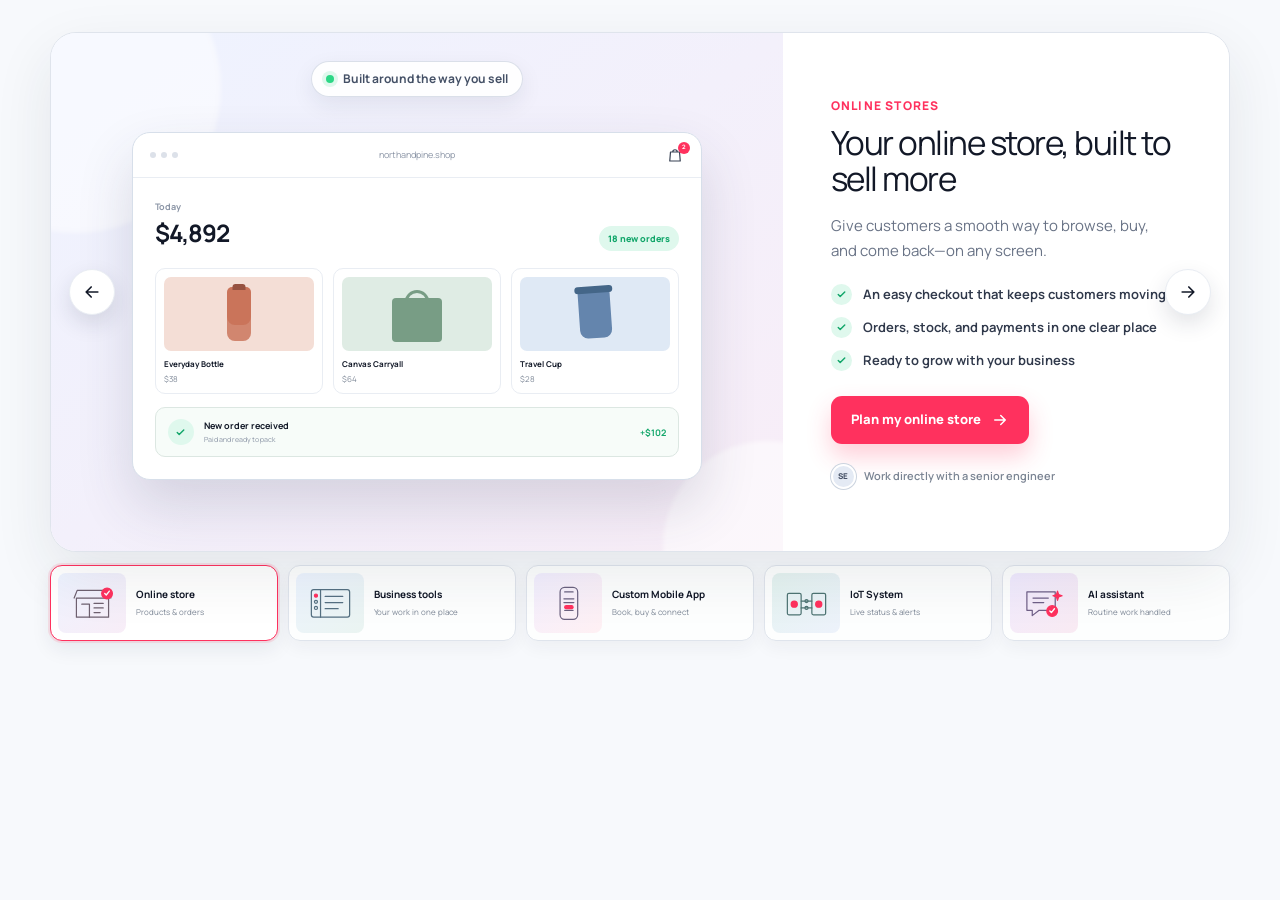
<file: business/services-carousel/index.html>
<!doctype html>
<html lang="en">
  <head>
    <base target="_parent">
    <meta charset="UTF-8" />
    <meta name="viewport" content="width=device-width, initial-scale=1.0" />
    <title>Services | Ashiqur.dev</title>
    <meta name="description" content="Custom web, mobile, e-commerce, IoT, and AI automation solutions for growing businesses.">
    <meta name="robots" content="noindex, nofollow">
    <link rel="icon" href="./favicon.svg">
    <link rel="stylesheet" href="./assets/index-Ctnscw9z.css">
    <script defer src="./assets/index-B6yfNjtR.js"></script>
  </head>
  <body>
    <div id="root"></div>
    <script>
      function notifyHeight() {
        var root = document.getElementById('root');
        var height = root && root.offsetHeight > 0 ? root.offsetHeight : document.body.scrollHeight;
        if (height > 0) {
          try {
            window.parent.postMessage({ type: 'servicesHeight', height: height }, '*');
          } catch (e) {}
        }
      }
      window.addEventListener('load', notifyHeight);
      window.addEventListener('resize', notifyHeight);
      if (typeof MutationObserver !== 'undefined') {
        var observer = new MutationObserver(notifyHeight);
        observer.observe(document.body, { childList: true, subtree: true });
      }
      setTimeout(notifyHeight, 150);
      setTimeout(notifyHeight, 600);
      setTimeout(notifyHeight, 1500);
    </script>
  </body>
</html>
</file>
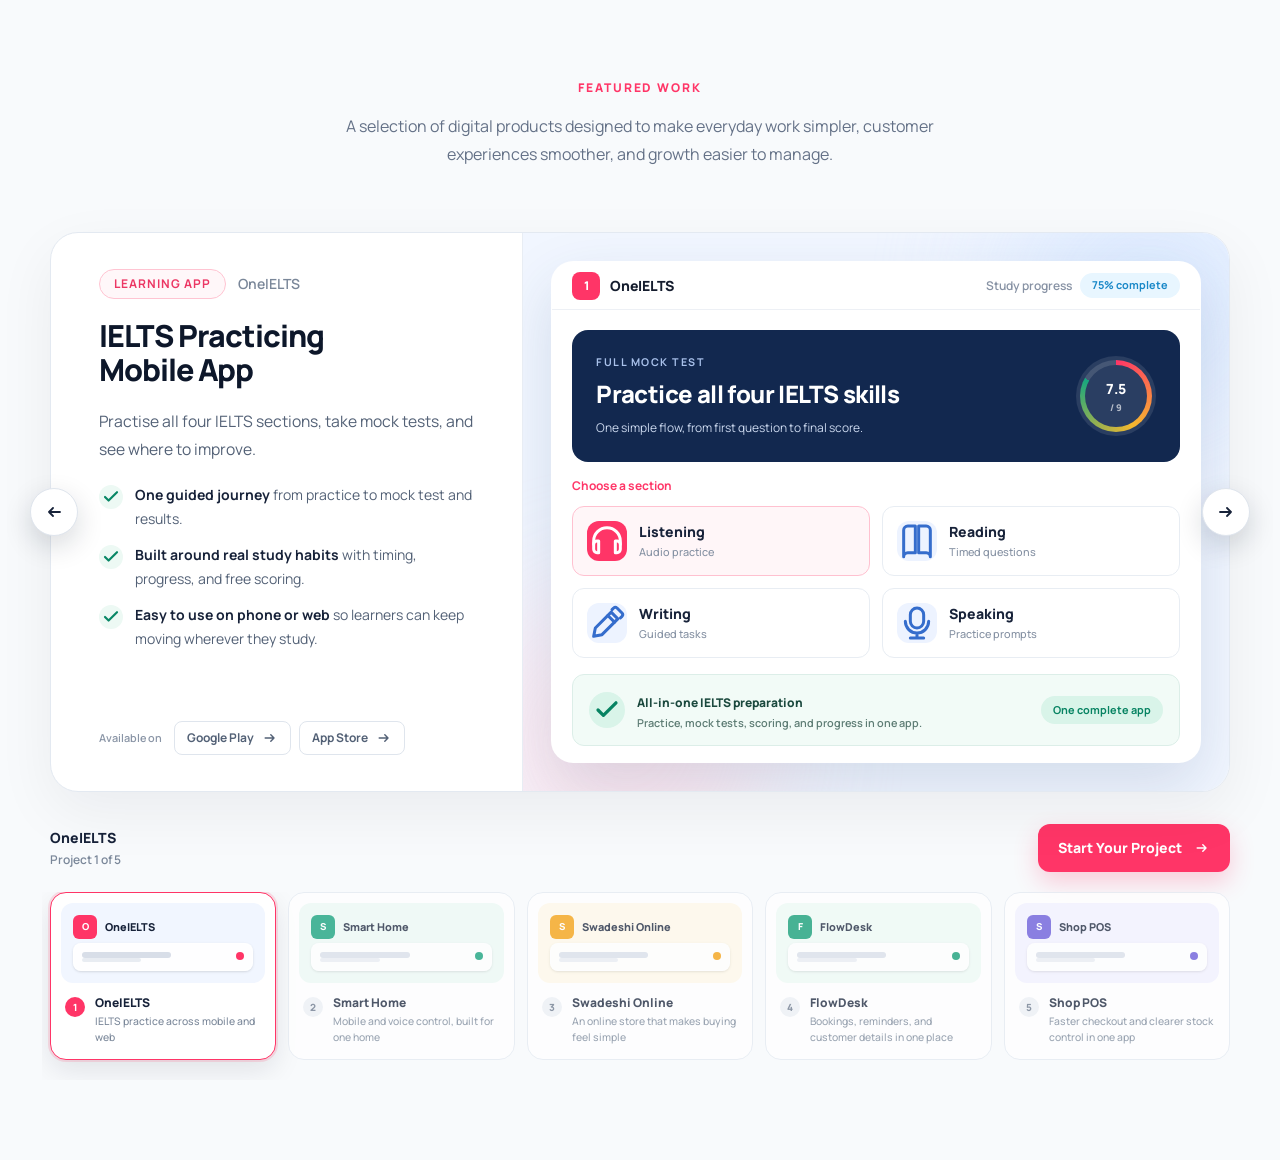
<file: business/work-history/index.html>
<!doctype html>
<html lang="en">
  <head>
    <base target="_parent">
    <meta charset="UTF-8" />
    <meta name="viewport" content="width=device-width, initial-scale=1.0" />
    <title>Featured Work | Ashiqur.dev</title>
    <meta name="description" content="Featured digital products and client case studies.">
    <meta name="robots" content="noindex, nofollow">
    <link rel="icon" href="./favicon.svg">
    <link rel="stylesheet" href="./assets/index-RUfyDKrw.css">
    <script defer src="./assets/index-W5vStq9z.js"></script>
  </head>
  <body>
    <div id="root"></div>
    <script>
      function notifyHeight() {
        var root = document.getElementById('root');
        var height = root && root.offsetHeight > 0 ? root.offsetHeight : document.body.scrollHeight;
        if (height > 0) {
          try {
            window.parent.postMessage({ type: 'workHistoryHeight', height: height }, '*');
          } catch (e) {}
        }
      }
      window.addEventListener('load', notifyHeight);
      window.addEventListener('resize', notifyHeight);
      if (typeof MutationObserver !== 'undefined') {
        var observer = new MutationObserver(notifyHeight);
        observer.observe(document.body, { childList: true, subtree: true });
      }
      setTimeout(notifyHeight, 200);
      setTimeout(notifyHeight, 1000);
    </script>
  </body>
</html>
</file>
<file: styles.css>
/* Reset and base styles */
* {
    box-sizing: border-box;
    margin: 0;
    padding: 0;
}

body {
    font-family: 'Arial', sans-serif;
    background-color: #2c273e;
    color: #ffffff;
    line-height: 1.6;
    overflow-x: hidden;
}

.container {
    max-width: 1200px;
    margin: 0 auto;
    padding: 20px;
}

header {
    background: linear-gradient(to right, #6c5b7b, #c06c84);
    color: white;
    text-align: center;
    padding: 2em 0;
    border-bottom: 3px solid #4f3a55;
}
a {
    text-decoration: none; 
} 
li:hover {
    /* transform: translateY(10px); */  
    transform: translateY(-2px);
    transition: all 0.3s ease;
    box-shadow: 0px 0px 0px rgba(0, 0, 0, 0.3);
    padding: 2px;
    border-radius: 5px;
}

header h1 {
    margin: 0;
    font-size: 3em;
    text-transform: uppercase;
    letter-spacing: 2px;
}

nav {
    background: #4f3a55;
    color: white;
    padding: 0.5em 0;
    text-align: center;
}

 

nav ul li {
    display: inline-block;
    margin: 0 15px;
}

nav ul li a {
    color: white;
    text-decoration: none;
    font-size: 1.2em;
    transition: all 0.3s ease;
}

 
section {
    margin: 40px 0;
    padding: 30px;
    background-color: #433d57;
    border-radius: 8px;
    box-shadow: 0 10px 20px rgba(0, 0, 0, 0.2);
    transition: all 0.3s ease;
}

section:hover {
    transform: translateY(-30px);
    box-shadow: 0 12px 24px rgba(0, 0, 0, 0.3);
}

section h2 {
    margin-top: 0;
    color: #ffffff;
    font-size: 1.5em;
    border-bottom: 2px solid #ffffff;
    padding-bottom: 0.3em;
    text-align: left;
    text-transform: uppercase;
}

ul, .skills-list {
    list-style-type: none;
    padding: 0;
}

ul li, .skills-list li {
    margin: 10px 0;
    font-size: 1.2em;
    display: flex;
    align-items: center;
}

ul li img, .skills-list li img {
    width: 30px;
    margin-right: 10px;
    vertical-align: middle;
}

footer {
    text-align: center;
    padding: 1em 0;
    background-color: #4f3a55;
    color: white;
    position: relative;
    bottom: 0;
    width: 100%;
}

footer p {
    margin: 0;
    font-size: 1.1em;
}

footer a {
    color: white;
    text-decoration: none;
    font-size: 1.1em;
    margin-left: 5px;
}
.experience-item {
    padding: 10px 0px 10px 0px;
}
.about-text {
    padding-top: 12px;
}
/* Updated Contact Section Email Link */
#contact a {
    color: #ffffff; /* Blueish color for email */
    background-color: rgba(255, 255, 255, 0.1); /* Light background */
    padding: 5px 10px;
    border-radius: 5px;
}
#contact p {
    padding-top: 10px;
}
#contact a:hover {
    background-color: rgba(255, 255, 255, 0.2); /* Slightly darker on hover */
}

/* Portfolio Section Styles */
.portfolio-container {
    overflow-x: auto;
    white-space: nowrap;
    padding: 0px;
    margin-top:20px;
    border: 2px solid #433d57;
    border-radius: 8px;
    max-height: 450px; 
}

.portfolio-grid {
    display: grid;
    grid-template-columns: repeat(auto-fill, minmax(400px, 1fr));
    gap: 20px;
    white-space: nowrap;
}

.portfolio-item {
    background-color: #4f3a55;
    padding: 10px;
    margin-right: 20px;
    border-radius: 8px;
    box-shadow: 0 5px 15px rgba(0, 0, 0, 0.2);
    text-align: center;
    flex: 0 0 300px; /* Adjust the width of each item */
}

.portfolio-item img {
    max-width: 100%;
    border-radius: 8px;
    margin-bottom: 10px;
}

.portfolio-item p {
    margin: 0;
    font-size: 1em;
    color: #ffffff;
}
/* Custom Scrollbar Styles */
.portfolio-container::-webkit-scrollbar {
    height: 8px;
}

.portfolio-container::-webkit-scrollbar-thumb {
    background: #6c5b7b;
    border-radius: 4px;
}

.portfolio-container::-webkit-scrollbar-thumb:hover {
    background: #c06c84;
}

.portfolio-container::-webkit-scrollbar-track {
    background: #2c273e;
    border-radius: 4px;
}
/* Skill Badges */
.badges-container {
    margin-top:20px;
    margin-left: 0px;
}

.badges-container img {
    width: 150px; 
    height: auto; 
    margin-right: 15px;
    max-width: 100%; 
}
</file>
<file: business/style.css>
/* ==========================================================================
   Base Styles & Design System Tokens
   ========================================================================== */

:root {
  /* OneIELTS-inspired Color Palette */
  --color-primary-brand: #ff3366;
  --color-primary-brand-hover: #e02456;
  --color-primary-brand-light: #fff0f3;
  --color-primary-brand-glow: rgba(255, 51, 102, 0.25);

  --color-primary-navy: #0f172a;
  --color-primary-dark: #0a0f1d;
  --color-primary-blue: #1e293b;
  --color-primary-light: #334155;
  
  --color-accent: #ff3366;
  --color-accent-hover: #e02456;
  --color-accent-subtle: #ffe4e9;
  --color-accent-secondary: #2563eb;
  
  --color-bg-light: #ffffff;
  --color-bg-page: #fbfcfe;
  --color-card-bg: #ffffff;
  --color-border: #edf2f7;
  --color-border-card: #e2e8f0;
  
  --color-text-main: #111827;
  --color-text-muted: #64748b;
  --color-text-light: #94a3b8;
  --color-text-white: #ffffff;

  --color-whatsapp: #25d366;
  --color-whatsapp-hover: #1ebd5a;

  /* Typography */
  --font-family: 'Inter', -apple-system, BlinkMacSystemFont, "Segoe UI", Roboto, Oxygen, Ubuntu, Cantarell, sans-serif;
  
  /* Shadows */
  --shadow-sm: 0 1px 2px 0 rgba(0, 0, 0, 0.05);
  --shadow-md: 0 4px 6px -1px rgba(15, 23, 42, 0.08), 0 2px 4px -2px rgba(15, 23, 42, 0.05);
  --shadow-lg: 0 10px 15px -3px rgba(15, 23, 42, 0.08), 0 4px 6px -4px rgba(15, 23, 42, 0.04);
  --shadow-xl: 0 20px 25px -5px rgba(15, 23, 42, 0.1), 0 8px 10px -6px rgba(15, 23, 42, 0.04);
  --shadow-card: 0 12px 32px -8px rgba(15, 23, 42, 0.08), 0 0 0 1px rgba(15, 23, 42, 0.05);
  --shadow-float: 0 20px 45px -12px rgba(15, 23, 42, 0.12), 0 2px 10px -2px rgba(15, 23, 42, 0.04);

  /* Spacing & Layout */
  --max-width: 1180px;
  --radius-sm: 6px;
  --radius-md: 10px;
  --radius-lg: 16px;
  --radius-pill: 9999px;
  --transition: all 0.2s cubic-bezier(0.4, 0, 0.2, 1);
}

/* ==========================================================================
   CSS Reset & Base
   ========================================================================== */

*, *::before, *::after {
  box-sizing: border-box;
  margin: 0;
  padding: 0;
}

html {
  scroll-behavior: smooth;
  font-size: 16px;
}

body {
  font-family: var(--font-family);
  background-color: var(--color-bg-light);
  color: var(--color-text-main);
  line-height: 1.6;
  -webkit-font-smoothing: antialiased;
}

img, svg {
  display: block;
}

a {
  color: inherit;
  text-decoration: none;
}

ul {
  list-style: none;
}

.container {
  width: 100%;
  max-width: var(--max-width);
  margin-left: auto;
  margin-right: auto;
  padding-left: 1.5rem;
  padding-right: 1.5rem;
}

.section {
  padding: 5.5rem 0;
}

/* Section Header Typography */
.section-header {
  text-align: center;
  max-width: 680px;
  margin: 0 auto 3.5rem auto;
}

.section-tag {
  text-transform: uppercase;
  font-size: 0.8125rem;
  font-weight: 700;
  letter-spacing: 0.08em;
  color: var(--color-accent);
  margin-bottom: 0.75rem;
}

.section-title {
  font-size: 2.125rem;
  font-weight: 800;
  letter-spacing: -0.025em;
  color: var(--color-primary-navy);
  line-height: 1.25;
  margin-bottom: 1rem;
}

.section-desc {
  font-size: 1.0625rem;
  color: var(--color-text-muted);
}

/* ==========================================================================
   Buttons
   ========================================================================== */

.btn {
  display: inline-flex;
  align-items: center;
  justify-content: center;
  font-weight: 600;
  font-size: 0.95rem;
  padding: 0.85rem 1.75rem;
  border-radius: var(--radius-md);
  transition: var(--transition);
  cursor: pointer;
  border: 1px solid transparent;
  text-align: center;
  white-space: nowrap;
}

.btn-primary {
  background-color: var(--color-primary-brand);
  color: var(--color-text-white);
  box-shadow: 0 4px 14px var(--color-primary-brand-glow);
  font-weight: 600;
  gap: 0.5rem;
}

.btn-primary:hover {
  background-color: var(--color-primary-brand-hover);
  transform: translateY(-2px);
  box-shadow: 0 6px 20px rgba(255, 51, 102, 0.35);
}

.btn-outline {
  background-color: #ffffff;
  color: #334155;
  border-color: #e2e8f0;
  box-shadow: var(--shadow-sm);
  font-weight: 600;
}

.btn-outline:hover {
  background-color: #f8fafc;
  border-color: #cbd5e1;
  color: var(--color-primary-navy);
  transform: translateY(-2px);
  box-shadow: var(--shadow-md);
}

.btn-nav {
  background-color: var(--color-primary-brand);
  color: var(--color-text-white);
  padding: 0.55rem 1.35rem;
  font-size: 0.875rem;
  border-radius: var(--radius-sm);
  box-shadow: 0 2px 8px var(--color-primary-brand-glow);
}

.btn-nav:hover {
  background-color: var(--color-primary-brand-hover);
  transform: translateY(-1px);
}

.btn-block {
  width: 100%;
}

/* ==========================================================================
   Navigation
   ========================================================================== */

.site-header {
  position: sticky;
  top: 0;
  z-index: 100;
  background-color: rgba(255, 255, 255, 0.92);
  backdrop-filter: blur(12px);
  border-bottom: 1px solid rgba(226, 232, 240, 0.8);
  padding: 1rem 0;
  transition: var(--transition);
}

.nav-container {
  display: flex;
  align-items: center;
  justify-content: space-between;
}

.brand-logo {
  font-size: 1.45rem;
  font-weight: 800;
  letter-spacing: -0.03em;
  color: var(--color-primary-navy);
  display: inline-flex;
  align-items: center;
  gap: 0.15rem;
}

.brand-logo span {
  color: var(--color-primary-brand);
}

.nav-menu {
  display: flex;
  align-items: center;
  gap: 2.25rem;
}

.nav-links {
  display: flex;
  align-items: center;
  gap: 1.75rem;
}

.nav-link {
  color: #475569;
  font-size: 0.925rem;
  font-weight: 500;
  transition: var(--transition);
}

.nav-link:hover {
  color: var(--color-primary-navy);
}

.mobile-nav-toggle {
  display: none;
  background: transparent;
  border: none;
  cursor: pointer;
  flex-direction: column;
  gap: 5px;
  padding: 0.25rem;
}

.hamburger-bar {
  width: 24px;
  height: 2px;
  background-color: var(--color-primary-navy);
  border-radius: 2px;
  transition: var(--transition);
}

/* ==========================================================================
   Hero Section
   ========================================================================== */

/* ==========================================================================
   Hero Section (OneIELTS Design System)
   ========================================================================== */

.hero-section {
  background-color: #ffffff;
  color: var(--color-text-main);
  padding: 5rem 0 0;
  position: relative;
  overflow: hidden;
  border-bottom: 1px solid #e0e7ff;
}

/* Ambient Blobs & Sparkles */
.hero-bg-blobs {
  position: absolute;
  top: 0;
  left: 0;
  right: 0;
  bottom: 0;
  pointer-events: none;
  overflow: hidden;
  z-index: 0;
}

.blob {
  position: absolute;
  border-radius: 50%;
  filter: blur(65px);
  opacity: 0.65;
}

.blob-left {
  top: -120px;
  left: -80px;
  width: 520px;
  height: 520px;
  background: radial-gradient(circle, rgba(238, 230, 255, 0.9) 0%, rgba(255, 255, 255, 0) 70%);
}

.blob-right {
  top: -80px;
  right: -100px;
  width: 580px;
  height: 580px;
  background: radial-gradient(circle, rgba(224, 242, 254, 0.85) 0%, rgba(255, 255, 255, 0) 70%);
}

.sparkle {
  position: absolute;
  color: var(--color-primary-brand);
  opacity: 0.8;
  animation: sparkle-pulse 3.5s ease-in-out infinite alternate;
}

.sparkle-top-right {
  top: 14%;
  right: 6%;
}

.sparkle-bottom-left {
  bottom: 18%;
  left: 4%;
  animation-delay: 1.5s;
}

@keyframes sparkle-pulse {
  0% { transform: scale(0.9) rotate(0deg); opacity: 0.6; }
  100% { transform: scale(1.15) rotate(15deg); opacity: 1; }
}

/* Centered Hero Container */
.hero-container {
  position: relative;
  z-index: 1;
  text-align: center;
  max-width: 860px;
  margin: 0 auto;
}

.hero-content {
  text-align: center;
}

.hero-title {
  font-size: 3.25rem;
  font-weight: 800;
  line-height: 1.18;
  letter-spacing: -0.035em;
  color: var(--color-primary-navy);
  margin-bottom: 1.35rem;
}

.hero-subtitle {
  font-size: 1.18rem;
  line-height: 1.65;
  color: #64748b;
  margin-bottom: 2.25rem;
  max-width: 680px;
  margin-left: auto;
  margin-right: auto;
}

.hero-actions {
  display: flex;
  align-items: center;
  justify-content: center;
  gap: 1.15rem;
  flex-wrap: wrap;
  margin-bottom: 2.25rem;
}

/* Social Proof (Avatar reviews) */
.hero-social-proof {
  display: flex;
  align-items: center;
  justify-content: center;
  gap: 1.1rem;
  padding-top: 0.25rem;
}

.avatar-stack {
  display: flex;
  align-items: center;
}

.avatar-stack .avatar {
  width: 38px;
  height: 38px;
  border-radius: 50%;
  border: 2.5px solid #ffffff;
  display: flex;
  align-items: center;
  justify-content: center;
  font-size: 0.75rem;
  font-weight: 700;
  color: #ffffff;
  margin-left: -10px;
  box-shadow: 0 2px 4px rgba(0, 0, 0, 0.08);
}

.avatar-stack .avatar:first-child {
  margin-left: 0;
}

.avatar-1 { background: linear-gradient(135deg, #f59e0b, #d97706); }
.avatar-2 { background: linear-gradient(135deg, #3b82f6, #1d4ed8); }
.avatar-3 { background: linear-gradient(135deg, #10b981, #059669); }

.rating-info {
  display: flex;
  flex-direction: column;
  text-align: left;
}

.rating-stars {
  display: flex;
  align-items: center;
  gap: 0.4rem;
}

.rating-stars .stars {
  color: #f59e0b;
  font-size: 1rem;
  letter-spacing: 1px;
  line-height: 1;
}

.rating-number {
  font-size: 0.95rem;
  font-weight: 800;
  color: var(--color-primary-navy);
}

.rating-count {
  font-size: 0.775rem;
  color: #64748b;
  font-weight: 500;
}

/* ==========================================================================
   Hero Highlights Bar (OneIELTS Signature Shading & Strip)
   ========================================================================== */

.hero-highlights-strip {
  margin-top: 5rem;
  position: relative;
  z-index: 2;
  width: 100%;
  background: linear-gradient(180deg, rgba(244, 248, 255, 0.75) 0%, rgba(239, 244, 255, 0.95) 100%);
  border-top: 1px solid rgba(224, 231, 255, 0.7);
  border-bottom: 1px solid rgba(219, 228, 255, 0.85);
  box-shadow: inset 0 1px 0 rgba(255, 255, 255, 0.9), 0 4px 16px -2px rgba(99, 102, 241, 0.04);
  padding: 3rem 0 3.25rem;
}

.hero-highlights-grid {
  display: grid;
  grid-template-columns: repeat(4, 1fr);
  gap: 2rem;
}

.highlight-item {
  display: flex;
  align-items: flex-start;
  gap: 1.15rem;
}

.highlight-icon {
  width: 44px;
  height: 44px;
  border-radius: 50%;
  background: radial-gradient(circle at 35% 35%, #1e293b 0%, #090e1a 100%);
  color: #ffffff;
  display: flex;
  align-items: center;
  justify-content: center;
  flex-shrink: 0;
  box-shadow: 0 4px 12px rgba(15, 23, 42, 0.18), inset 0 1px 1px rgba(255, 255, 255, 0.2);
  transition: transform 0.2s ease, box-shadow 0.2s ease;
}

.highlight-item:hover .highlight-icon {
  transform: translateY(-2px);
  box-shadow: 0 6px 16px rgba(15, 23, 42, 0.25);
}

.highlight-text {
  display: flex;
  flex-direction: column;
}

.highlight-title {
  font-size: 1.08rem;
  font-weight: 800;
  color: #0f172a;
  line-height: 1.3;
  margin-bottom: 0.35rem;
  letter-spacing: -0.015em;
}

.highlight-desc {
  font-size: 0.825rem;
  color: #64748b;
  line-height: 1.45;
}

/* Decorative Sparkle along the bottom border of the strip */
.sparkle-strip-bottom {
  position: absolute;
  bottom: -15px;
  left: 14%;
  color: var(--color-primary-brand);
  opacity: 0.9;
  filter: drop-shadow(0 2px 8px rgba(255, 51, 102, 0.4));
  animation: sparkle-pulse 3s ease-in-out infinite alternate;
  z-index: 3;
}

/* ==========================================================================
   Services Section (Prominent Carousel Showcase)
   ========================================================================== */

.services-section {
  background: linear-gradient(180deg, #ffffff 0%, #f8fafc 100%);
  position: relative;
  overflow: hidden;
  padding: 6rem 0;
}

.services-carousel-wrapper {
  display: flex;
  flex-direction: column;
  gap: 2.25rem;
  width: 100%;
  outline: none;
}

/* Main Carousel Stage */
.services-carousel-stage {
  position: relative;
  background: #ffffff;
  border: 1px solid rgba(226, 232, 240, 0.9);
  border-radius: 24px;
  box-shadow: 0 20px 45px -15px rgba(15, 23, 42, 0.08), 0 0 0 1px rgba(15, 23, 42, 0.03);
  overflow: hidden;
  min-height: 430px;
}

/* Navigation Arrows */
.carousel-arrow {
  position: absolute;
  top: 50%;
  transform: translateY(-50%);
  width: 44px;
  height: 44px;
  border-radius: 50%;
  background: rgba(255, 255, 255, 0.95);
  border: 1px solid #e2e8f0;
  color: var(--color-primary-navy);
  display: flex;
  align-items: center;
  justify-content: center;
  cursor: pointer;
  box-shadow: 0 4px 14px rgba(15, 23, 42, 0.12);
  z-index: 10;
  transition: all 0.25s cubic-bezier(0.4, 0, 0.2, 1);
}

.carousel-arrow:hover {
  background: #ffffff;
  color: var(--color-primary-brand);
  transform: translateY(-50%) scale(1.08);
  box-shadow: 0 8px 22px rgba(255, 51, 102, 0.22);
  border-color: rgba(255, 51, 102, 0.4);
}

.carousel-arrow.prev {
  left: 1.25rem;
}

.carousel-arrow.next {
  right: 1.25rem;
}

/* Slides Track */
.services-slides-track {
  display: flex;
  width: 100%;
  transition: transform 0.5s cubic-bezier(0.25, 1, 0.5, 1);
  will-change: transform;
}

/* Individual Slide */
.service-slide {
  flex: 0 0 100%;
  width: 100%;
  box-sizing: border-box;
  opacity: 0.35;
  transition: opacity 0.4s ease;
}

.service-slide.active {
  opacity: 1;
}

.service-slide-inner {
  display: grid;
  grid-template-columns: 1.15fr 1fr;
  min-height: 430px;
}

/* Left: Descriptive Visual Mockup Area */
.service-slide-visual {
  position: relative;
  padding: 2.2rem 2.2rem;
  display: flex;
  flex-direction: column;
  justify-content: center;
  align-items: center;
  border-right: 1px solid #edf2f7;
  overflow: hidden;
}

.theme-mobile {
  background: radial-gradient(circle at 20% 30%, rgba(255, 51, 102, 0.08) 0%, rgba(248, 250, 252, 0.95) 70%);
}

.theme-web {
  background: radial-gradient(circle at 20% 30%, rgba(37, 99, 235, 0.08) 0%, rgba(248, 250, 252, 0.95) 70%);
}

.theme-ecommerce {
  background: radial-gradient(circle at 20% 30%, rgba(16, 185, 129, 0.08) 0%, rgba(248, 250, 252, 0.95) 70%);
}

.theme-iot {
  background: radial-gradient(circle at 20% 30%, rgba(14, 165, 233, 0.08) 0%, rgba(248, 250, 252, 0.95) 70%);
}

.theme-automation {
  background: radial-gradient(circle at 20% 30%, rgba(139, 92, 246, 0.08) 0%, rgba(248, 250, 252, 0.95) 70%);
}

.visual-header-badge {
  display: inline-flex;
  align-items: center;
  gap: 0.5rem;
  background: rgba(255, 255, 255, 0.9);
  border: 1px solid rgba(226, 232, 240, 0.9);
  padding: 0.4rem 0.95rem;
  border-radius: var(--radius-pill);
  font-size: 0.775rem;
  font-weight: 700;
  color: var(--color-primary-navy);
  box-shadow: 0 2px 6px rgba(15, 23, 42, 0.04);
  margin-bottom: 1.25rem;
}

.pulse-indicator {
  width: 8px;
  height: 8px;
  border-radius: 50%;
  background-color: var(--color-whatsapp);
  box-shadow: 0 0 0 3px rgba(37, 211, 102, 0.25);
  animation: pulse-ring 2s infinite;
}

@keyframes pulse-ring {
  0% { transform: scale(0.95); box-shadow: 0 0 0 0 rgba(37, 211, 102, 0.5); }
  70% { transform: scale(1); box-shadow: 0 0 0 6px rgba(37, 211, 102, 0); }
  100% { transform: scale(0.95); box-shadow: 0 0 0 0 rgba(37, 211, 102, 0); }
}

/* Mock Phone Device */
.mock-device-phone {
  width: 260px;
  background: #ffffff;
  border-radius: 32px;
  padding: 10px;
  box-shadow: 0 20px 40px -10px rgba(15, 23, 42, 0.2), 0 0 0 7px #0f172a, 0 0 0 9px #cbd5e1;
  position: relative;
}

.phone-notch {
  width: 100px;
  height: 18px;
  background: #0f172a;
  border-radius: 0 0 14px 14px;
  margin: 0 auto 10px auto;
}

.phone-screen {
  background: #f8fafc;
  border-radius: 26px;
  padding: 14px 14px 12px;
  display: flex;
  flex-direction: column;
  gap: 12px;
}

.phone-app-bar {
  display: flex;
  align-items: center;
  gap: 8px;
  padding-bottom: 8px;
  border-bottom: 1px solid #e2e8f0;
}

.phone-avatar {
  width: 28px;
  height: 28px;
  border-radius: 50%;
  background: linear-gradient(135deg, #ff3366, #f43f5e);
}

.phone-app-meta {
  flex: 1;
  display: flex;
  flex-direction: column;
}

.phone-brand-title {
  font-size: 0.8rem;
  font-weight: 800;
  color: #0f172a;
}

.phone-status-dot {
  font-size: 0.65rem;
  color: #10b981;
  font-weight: 600;
}

.phone-action-icon {
  width: 24px;
  height: 24px;
  display: flex;
  align-items: center;
  justify-content: center;
  background: #e2e8f0;
  border-radius: 50%;
  color: #475569;
}

.phone-content-card {
  background: #ffffff;
  border: 1px solid #e2e8f0;
  border-radius: 14px;
  padding: 12px;
  box-shadow: 0 2px 6px rgba(0, 0, 0, 0.03);
}

.card-chip {
  display: inline-block;
  background: #fff0f3;
  color: #ff3366;
  font-size: 0.65rem;
  font-weight: 700;
  padding: 2px 8px;
  border-radius: 999px;
  margin-bottom: 6px;
}

.phone-content-card h4 {
  font-size: 0.85rem;
  font-weight: 800;
  color: #0f172a;
  margin-bottom: 3px;
}

.phone-content-card p {
  font-size: 0.72rem;
  color: #64748b;
  line-height: 1.35;
  margin-bottom: 8px;
}

.phone-progress-row {
  display: flex;
  gap: 5px;
}

.phone-pill {
  font-size: 0.65rem;
  font-weight: 600;
  background: #f1f5f9;
  color: #334155;
  padding: 2px 7px;
  border-radius: 6px;
  border: 1px solid #e2e8f0;
}

.phone-metrics-grid {
  display: grid;
  grid-template-columns: repeat(3, 1fr);
  gap: 6px;
}

.metric-mini {
  background: #ffffff;
  border: 1px solid #e2e8f0;
  border-radius: 10px;
  padding: 6px 4px;
  text-align: center;
}

.metric-mini.highlight {
  background: #fff7ed;
  border-color: #ffedd5;
}

.metric-num {
  display: block;
  font-size: 0.775rem;
  font-weight: 800;
  color: #0f172a;
}

.metric-lbl {
  font-size: 0.62rem;
  color: #64748b;
}

.phone-bottom-nav {
  display: flex;
  justify-content: space-around;
  padding-top: 6px;
}

.nav-dash {
  width: 22px;
  height: 4px;
  background: #cbd5e1;
  border-radius: 2px;
}

.nav-dash.active {
  background: #ff3366;
  width: 32px;
}

/* Mock Browser Device */
.mock-device-browser {
  width: 100%;
  max-width: 440px;
  background: #ffffff;
  border-radius: 14px;
  border: 1px solid #e2e8f0;
  box-shadow: 0 20px 40px -15px rgba(15, 23, 42, 0.12);
  overflow: hidden;
}

.browser-chrome {
  background: #f1f5f9;
  padding: 8px 12px;
  display: flex;
  align-items: center;
  gap: 12px;
  border-bottom: 1px solid #e2e8f0;
}

.browser-dots {
  display: flex;
  gap: 5px;
}

.b-dot {
  width: 9px;
  height: 9px;
  border-radius: 50%;
}
.b-dot.red { background: #ef4444; }
.b-dot.yellow { background: #f59e0b; }
.b-dot.green { background: #10b981; }

.browser-url {
  background: #ffffff;
  border: 1px solid #cbd5e1;
  padding: 3px 12px;
  border-radius: 6px;
  font-size: 0.72rem;
  font-family: monospace;
  color: #475569;
  flex: 1;
}

.browser-viewport {
  padding: 16px;
  display: flex;
  flex-direction: column;
  gap: 12px;
}

.browser-hero-banner {
  background: linear-gradient(135deg, #1e293b, #0f172a);
  border-radius: 10px;
  padding: 16px;
  color: #ffffff;
}

.b-tag {
  font-size: 0.65rem;
  font-weight: 700;
  color: #38bdf8;
  text-transform: uppercase;
  margin-bottom: 4px;
}

.b-h1 {
  font-size: 0.95rem;
  font-weight: 800;
  line-height: 1.3;
  margin-bottom: 12px;
}

.b-btn-row {
  display: flex;
  gap: 8px;
}

.b-btn {
  font-size: 0.72rem;
  font-weight: 700;
  padding: 5px 12px;
  border-radius: 6px;
}

.b-btn.primary {
  background: #2563eb;
  color: #ffffff;
}

.b-btn.outline {
  border: 1px solid rgba(255, 255, 255, 0.3);
  color: #ffffff;
}

.browser-cards-row {
  display: grid;
  grid-template-columns: 1fr 1fr;
  gap: 10px;
}

.b-mini-card {
  border: 1px solid #e2e8f0;
  background: #f8fafc;
  padding: 10px;
  border-radius: 8px;
}

.b-mini-card h5 {
  font-size: 0.78rem;
  font-weight: 700;
  color: #0f172a;
  margin-bottom: 2px;
}

.b-mini-card p {
  font-size: 0.68rem;
  color: #64748b;
  line-height: 1.3;
}

/* Mock E-commerce Device */
.mock-device-ecom {
  width: 100%;
  max-width: 440px;
  background: #ffffff;
  border-radius: 16px;
  border: 1px solid #e2e8f0;
  padding: 16px;
  box-shadow: 0 20px 40px -15px rgba(15, 23, 42, 0.12);
  display: flex;
  flex-direction: column;
  gap: 12px;
}

.ecom-dashboard-top {
  display: grid;
  grid-template-columns: 1.2fr 1fr;
  gap: 10px;
}

.ecom-stat-box {
  background: #f8fafc;
  border: 1px solid #e2e8f0;
  border-radius: 10px;
  padding: 10px 12px;
}

.ecom-stat-label {
  display: block;
  font-size: 0.7rem;
  font-weight: 600;
  color: #64748b;
}

.ecom-stat-value {
  display: block;
  font-size: 1.15rem;
  font-weight: 800;
  color: #0f172a;
  margin: 2px 0;
}

.ecom-badge {
  display: inline-block;
  font-size: 0.65rem;
  font-weight: 600;
  color: #64748b;
}

.ecom-badge.positive {
  color: #059669;
}

.ecom-orders-stream {
  display: flex;
  flex-direction: column;
  gap: 8px;
}

.stream-item {
  display: flex;
  align-items: center;
  gap: 10px;
  padding: 8px 10px;
  background: #f8fafc;
  border-radius: 8px;
  border: 1px solid #e2e8f0;
}

.stream-badge {
  font-size: 0.62rem;
  font-weight: 800;
  padding: 3px 6px;
  border-radius: 4px;
}

.stream-badge.success {
  background: #d1fae5;
  color: #065f46;
}

.stream-details {
  flex: 1;
  display: flex;
  flex-direction: column;
}

.stream-details strong {
  font-size: 0.75rem;
  color: #0f172a;
}

.stream-details span {
  font-size: 0.65rem;
  color: #64748b;
}

.stream-amount {
  font-size: 0.8rem;
  font-weight: 800;
  color: #059669;
}

.ecom-features-strip {
  display: flex;
  justify-content: space-between;
  padding-top: 6px;
  border-top: 1px solid #e2e8f0;
  font-size: 0.68rem;
  font-weight: 600;
  color: #0f172a;
}

/* Mock IoT Device */
.mock-device-iot {
  width: 100%;
  max-width: 440px;
  background: #0f172a;
  color: #ffffff;
  border-radius: 16px;
  padding: 16px;
  box-shadow: 0 20px 40px -15px rgba(15, 23, 42, 0.25);
  display: flex;
  flex-direction: column;
  gap: 12px;
}

.iot-gateway-bar {
  display: flex;
  justify-content: space-between;
  align-items: center;
  padding-bottom: 10px;
  border-bottom: 1px solid rgba(255, 255, 255, 0.1);
}

.iot-sensor-badge {
  display: flex;
  align-items: center;
  gap: 6px;
  font-size: 0.75rem;
  font-weight: 700;
  color: #38bdf8;
}

.iot-live-pulse {
  font-size: 0.68rem;
  color: #4ade80;
  font-weight: 600;
}

.iot-telemetry-grid {
  display: grid;
  grid-template-columns: 1fr 1fr;
  gap: 10px;
}

.telemetry-card {
  background: rgba(255, 255, 255, 0.05);
  border: 1px solid rgba(255, 255, 255, 0.1);
  padding: 10px;
  border-radius: 8px;
}

.t-label {
  font-size: 0.68rem;
  color: #94a3b8;
}

.t-value {
  font-size: 0.95rem;
  font-weight: 800;
  color: #ffffff;
  margin: 3px 0 6px;
}

.t-bar {
  height: 4px;
  background: rgba(255, 255, 255, 0.15);
  border-radius: 2px;
  overflow: hidden;
}

.t-bar span {
  display: block;
  height: 100%;
  background: #06b6d4;
}

.iot-relay-actions {
  display: flex;
  flex-direction: column;
  gap: 8px;
}

.relay-row {
  display: flex;
  justify-content: space-between;
  align-items: center;
  background: rgba(255, 255, 255, 0.04);
  padding: 8px 10px;
  border-radius: 6px;
}

.relay-info {
  display: flex;
  flex-direction: column;
}

.relay-info strong {
  font-size: 0.75rem;
  color: #e2e8f0;
}

.relay-info span {
  font-size: 0.65rem;
  color: #94a3b8;
}

.relay-toggle {
  font-size: 0.65rem;
  font-weight: 800;
  padding: 2px 7px;
  border-radius: 4px;
}

.relay-toggle.active {
  background: rgba(34, 197, 94, 0.2);
  color: #4ade80;
  border: 1px solid rgba(74, 222, 128, 0.4);
}

/* Mock AI Device */
.mock-device-ai {
  width: 100%;
  max-width: 440px;
  background: #ffffff;
  border-radius: 16px;
  border: 1px solid #e2e8f0;
  padding: 16px;
  box-shadow: 0 20px 40px -15px rgba(15, 23, 42, 0.12);
}

.ai-node-flow {
  display: flex;
  flex-direction: column;
  gap: 6px;
}

.flow-step {
  display: flex;
  align-items: center;
  gap: 10px;
  padding: 10px 12px;
  background: #f8fafc;
  border: 1px solid #e2e8f0;
  border-radius: 10px;
}

.flow-step.highlight-step {
  background: #f0fdf4;
  border-color: #bbf7d0;
}

.step-icon {
  width: 32px;
  height: 32px;
  border-radius: 8px;
  display: flex;
  align-items: center;
  justify-content: center;
}

.ico-input { background: #e0f2fe; color: #0284c7; }
.ico-ai { background: #f3e8ff; color: #9333ea; }
.ico-crm { background: #dcfce7; color: #16a34a; }

.step-content {
  flex: 1;
  display: flex;
  flex-direction: column;
}

.step-content strong {
  font-size: 0.78rem;
  color: #0f172a;
}

.step-content span {
  font-size: 0.68rem;
  color: #64748b;
}

.flow-connector {
  display: flex;
  align-items: center;
  gap: 8px;
  padding-left: 24px;
}

.connector-line {
  width: 2px;
  height: 16px;
  background: #cbd5e1;
}

.connector-tag {
  font-size: 0.62rem;
  font-weight: 700;
  color: #8b5cf6;
  background: #f5f3ff;
  padding: 1px 6px;
  border-radius: 4px;
}

/* Right: Textual Description Area */
.service-slide-content {
  padding: 2.25rem 2.5rem;
  display: flex;
  flex-direction: column;
  justify-content: center;
}

.service-category-tag {
  font-size: 0.75rem;
  font-weight: 800;
  text-transform: uppercase;
  letter-spacing: 0.08em;
  color: var(--color-primary-brand);
  margin-bottom: 0.5rem;
}

.service-slide-title {
  font-size: 1.45rem;
  font-weight: 800;
  line-height: 1.25;
  color: var(--color-primary-navy);
  margin-bottom: 0.75rem;
  letter-spacing: -0.02em;
}

.service-slide-summary {
  font-size: 0.92rem;
  color: var(--color-text-muted);
  line-height: 1.5;
  margin-bottom: 1.25rem;
}

.service-feature-checklist {
  list-style: none;
  display: flex;
  flex-direction: column;
  gap: 0.75rem;
  margin-bottom: 1.6rem;
}

.service-feature-checklist li {
  display: flex;
  align-items: flex-start;
  gap: 0.65rem;
  font-size: 0.84rem;
  color: #334155;
  line-height: 1.45;
}

.service-feature-checklist li strong {
  color: var(--color-primary-navy);
}

.feature-icon {
  flex-shrink: 0;
  width: 18px;
  height: 18px;
  border-radius: 50%;
  background: rgba(37, 211, 102, 0.15);
  color: #059669;
  font-weight: 800;
  font-size: 0.7rem;
  display: flex;
  align-items: center;
  justify-content: center;
  margin-top: 2px;
}

.service-slide-footer {
  display: flex;
  align-items: center;
  justify-content: space-between;
  gap: 1.25rem;
  flex-wrap: wrap;
  padding-top: 1.15rem;
  border-top: 1px solid #edf2f7;
}

.service-tech-badges {
  display: flex;
  gap: 0.45rem;
  flex-wrap: wrap;
}

.service-tech-badges span {
  font-size: 0.72rem;
  font-weight: 600;
  color: #475569;
  background: #f1f5f9;
  padding: 0.25rem 0.65rem;
  border-radius: 6px;
  border: 1px solid #e2e8f0;
}

.btn-service-cta {
  font-size: 0.875rem;
  padding: 0.65rem 1.35rem;
  gap: 0.45rem;
}

/* ==========================================================================
   Bottom Thumbnail Cards Grid (Matches user mock)
   ========================================================================== */

.services-nav-thumbnails {
  display: grid;
  grid-template-columns: repeat(5, 1fr);
  gap: 1rem;
  width: 100%;
}

.service-thumb-card {
  position: relative;
  background: #ffffff;
  border: 1.5px solid #e2e8f0;
  border-radius: 16px;
  padding: 1.35rem 1.15rem;
  display: flex;
  flex-direction: column;
  align-items: flex-start;
  gap: 0.85rem;
  cursor: pointer;
  text-align: left;
  transition: all 0.25s cubic-bezier(0.4, 0, 0.2, 1);
  box-shadow: 0 4px 6px -1px rgba(15, 23, 42, 0.04);
}

.service-thumb-card:hover {
  transform: translateY(-3px);
  border-color: #cbd5e1;
  box-shadow: 0 10px 20px -3px rgba(15, 23, 42, 0.08);
}

.service-thumb-card.active {
  border-color: var(--color-primary-brand);
  background: #ffffff;
  box-shadow: 0 12px 25px -4px rgba(255, 51, 102, 0.16), 0 0 0 1px var(--color-primary-brand);
  transform: translateY(-4px);
}

.thumb-icon-box {
  width: 44px;
  height: 44px;
  border-radius: 12px;
  display: flex;
  align-items: center;
  justify-content: center;
  transition: transform 0.2s ease;
}

.service-thumb-card:hover .thumb-icon-box {
  transform: scale(1.06);
}

.thumb-mobile {
  background: #fff0f3;
  color: #ff3366;
}

.thumb-web {
  background: #eff6ff;
  color: #2563eb;
}

.thumb-ecom {
  background: #ecfdf5;
  color: #059669;
}

.thumb-iot {
  background: #f0f9ff;
  color: #0284c7;
}

.thumb-ai {
  background: #f5f3ff;
  color: #7c3aed;
}

.thumb-info {
  display: flex;
  flex-direction: column;
  gap: 0.15rem;
  width: 100%;
}

.thumb-title {
  font-size: 0.925rem;
  font-weight: 700;
  color: var(--color-primary-navy);
  line-height: 1.3;
}

.thumb-caption {
  font-size: 0.74rem;
  color: #64748b;
  line-height: 1.3;
}

.thumb-active-indicator {
  position: absolute;
  bottom: -1px;
  left: 25%;
  right: 25%;
  height: 3px;
  border-radius: 3px 3px 0 0;
  background: transparent;
  transition: background 0.2s ease;
}

.service-thumb-card.active .thumb-active-indicator {
  background: var(--color-primary-brand);
}

/* Responsive adjustments for Carousel */
@media (max-width: 1024px) {
  .service-slide-inner {
    grid-template-columns: 1fr;
    min-height: auto;
  }

  .service-slide-visual {
    border-right: none;
    border-bottom: 1px solid #edf2f7;
    padding: 2.5rem 1.5rem;
  }

  .service-slide-content {
    padding: 2.25rem 2rem;
  }

  .services-nav-thumbnails {
    grid-template-columns: repeat(3, 1fr);
  }
}

@media (max-width: 768px) {
  .services-section {
    padding: 2.75rem 0;
  }

  .services-carousel-stage {
    border-radius: 18px;
    min-height: auto;
  }

  .carousel-arrow {
    display: none; /* Swipe & thumb tap on mobile */
  }

  .service-slide-inner {
    display: flex;
    flex-direction: column;
    min-height: auto;
  }

  .service-slide-visual {
    padding: 1.1rem 0.85rem 0.9rem;
    border-bottom: 1px solid #edf2f7;
    width: 100%;
  }

  .visual-header-badge {
    margin-bottom: 0.85rem;
    padding: 0.3rem 0.75rem;
    font-size: 0.68rem;
  }

  /* Compact mock devices by 20% on mobile */
  .mock-device-phone {
    width: 220px;
    padding: 8px;
    border-radius: 28px;
  }

  .phone-notch {
    width: 80px;
    height: 14px;
    margin: 0 auto 6px auto;
  }

  .phone-screen {
    padding: 10px 10px 8px;
    gap: 8px;
    border-radius: 20px;
  }

  .phone-content-card {
    padding: 8px;
  }

  .mock-device-browser,
  .mock-device-ecom,
  .mock-device-iot,
  .mock-device-ai {
    padding: 10px 12px;
    gap: 8px;
  }

  .browser-viewport {
    padding: 10px;
    gap: 8px;
  }

  .browser-hero-banner {
    padding: 10px;
  }

  .flow-step {
    padding: 6px 8px;
  }

  .service-slide-content {
    padding: 0.9rem 1.15rem 1.1rem;
    text-align: center;
    align-items: center;
  }

  .service-category-tag {
    font-size: 0.68rem;
    margin-bottom: 0.25rem;
  }

  .service-slide-title {
    font-size: 1.1rem;
    line-height: 1.3;
    margin-bottom: 0.85rem;
  }

  /* Don't show detailed text in carousel item for mobile view */
  .service-slide-summary,
  .service-feature-checklist,
  .service-tech-badges {
    display: none !important;
  }

  .service-slide-footer {
    width: 100%;
    padding-top: 0;
    border-top: none;
    justify-content: center;
  }

  .btn-service-cta {
    width: 100%;
    padding: 0.65rem 0.95rem;
    font-size: 0.825rem;
  }

  /* Mobile Carousel Progress Indicator: Icons only, no text */
  .services-nav-thumbnails {
    display: flex;
    justify-content: center;
    align-items: center;
    gap: 0.65rem;
    padding: 0.25rem 0;
    overflow-x: visible;
  }

  .service-thumb-card {
    flex: 0 0 auto;
    width: 48px;
    height: 48px;
    padding: 0;
    display: flex;
    align-items: center;
    justify-content: center;
    border-radius: 12px;
    background: #ffffff;
    border: 1.5px solid #e2e8f0;
    box-shadow: 0 2px 6px rgba(15, 23, 42, 0.05);
  }

  .service-thumb-card.active {
    border-color: var(--color-primary-brand);
    background: var(--color-primary-brand-light);
    transform: translateY(-2px) scale(1.08);
    box-shadow: 0 6px 14px rgba(255, 51, 102, 0.2);
  }

  .thumb-icon-box {
    width: 100%;
    height: 100%;
    border-radius: 10px;
    display: flex;
    align-items: center;
    justify-content: center;
    background: transparent;
  }

  .service-thumb-card svg {
    width: 22px;
    height: 22px;
  }

  /* Hide all textual elements and indicators inside mobile thumbnail cards */
  .thumb-info,
  .thumb-active-indicator {
    display: none !important;
  }
}

/* ==========================================================================
   Portfolio Section
   ========================================================================== */

.portfolio-section {
  background-color: #fbfcfe;
  border-top: 1px solid #edf2f7;
  border-bottom: 1px solid #edf2f7;
}

.showcase-list {
  display: flex;
  flex-direction: column;
  gap: 3.5rem;
  margin-bottom: 5.5rem;
}

.showcase-card {
  display: grid;
  grid-template-columns: 1.15fr 1fr;
  align-items: center;
  gap: 3.5rem;
  padding: 2.5rem;
  background-color: #ffffff;
  border: 1px solid #e9edf4;
  border-radius: 28px;
  box-shadow: 0 10px 30px -12px rgba(15, 23, 42, 0.05), 0 1px 3px rgba(0, 0, 0, 0.02);
  transition: transform 0.25s ease, box-shadow 0.25s ease, border-color 0.25s ease;
}

.showcase-card:hover {
  transform: translateY(-4px);
  box-shadow: 0 20px 45px -12px rgba(15, 23, 42, 0.09), 0 2px 6px rgba(0, 0, 0, 0.03);
  border-color: #dbeafe;
}

/* Alternating Z-pattern for visual rhythm */
.showcase-card:nth-child(even) {
  grid-template-columns: 1fr 1.15fr;
}

.showcase-card:nth-child(even) .showcase-visual {
  order: 2;
}

.showcase-card:nth-child(even) .showcase-details {
  order: 1;
}

/* ==========================================================================
   Showcase Visual Container & Minimalistic Mockup
   ========================================================================== */

.showcase-visual {
  width: 100%;
}

.showcase-mock-container {
  background: linear-gradient(145deg, #f0f4ff 0%, #f6f0ff 50%, #fef2f2 100%);
  border-radius: 20px;
  padding: 1.5rem;
  display: flex;
  flex-direction: column;
  gap: 0.9rem;
  box-shadow: inset 0 0 0 1px rgba(255, 255, 255, 0.7);
  transition: transform 0.3s ease;
}

.showcase-card:hover .showcase-mock-container {
  transform: scale(1.01);
}

/* Specific theme gradient accents */
.theme-ecommerce {
  background: linear-gradient(145deg, #eff6ff 0%, #f5f3ff 50%, #fce7f3 100%);
}

.theme-mobile {
  background: linear-gradient(145deg, #fef2f2 0%, #faf5ff 50%, #f0fdf4 100%);
}

.theme-saas {
  background: linear-gradient(145deg, #fffbeb 0%, #fef3c7 40%, #f0fdfa 100%);
}

.theme-iot {
  background: linear-gradient(145deg, #ecfeff 0%, #eff6ff 50%, #f5f3ff 100%);
}

/* Top 2 mini white tiles */
.mock-top-grid {
  display: grid;
  grid-template-columns: 1fr 1fr;
  gap: 0.85rem;
}

.mock-mini-box {
  background: #ffffff;
  border-radius: 14px;
  padding: 1.1rem 1.15rem;
  display: flex;
  flex-direction: column;
  box-shadow: 0 4px 14px -3px rgba(15, 23, 42, 0.05);
  border: 1px solid rgba(226, 232, 240, 0.6);
  transition: transform 0.2s ease, box-shadow 0.2s ease;
}

.mock-mini-box:hover {
  transform: translateY(-2px);
  box-shadow: 0 6px 18px -4px rgba(15, 23, 42, 0.08);
}

.mock-box-icon {
  width: 32px;
  height: 32px;
  border-radius: 8px;
  background: #f1f5f9;
  display: flex;
  align-items: center;
  justify-content: center;
  color: #2563eb;
  margin-bottom: 0.65rem;
}

.mock-box-title {
  font-size: 0.885rem;
  font-weight: 700;
  color: #0f172a;
  line-height: 1.3;
  margin-bottom: 0.25rem;
}

.mock-box-desc {
  font-size: 0.735rem;
  color: #64748b;
  line-height: 1.45;
  margin: 0;
}

/* Stacked horizontal pill rows */
.mock-row-item {
  background: #ffffff;
  border-radius: 12px;
  padding: 0.75rem 1rem;
  display: flex;
  align-items: center;
  gap: 0.85rem;
  box-shadow: 0 3px 10px -2px rgba(15, 23, 42, 0.04);
  border: 1px solid rgba(226, 232, 240, 0.6);
  transition: transform 0.2s ease, box-shadow 0.2s ease;
}

.mock-row-item:hover {
  transform: translateY(-1px);
  box-shadow: 0 6px 14px -3px rgba(15, 23, 42, 0.07);
}

.mock-row-thumb {
  width: 38px;
  height: 38px;
  border-radius: 10px;
  display: flex;
  align-items: center;
  justify-content: center;
  flex-shrink: 0;
  background: #f8fafc;
}

.thumb-cart { background: #eff6ff; }
.thumb-inventory { background: #ecfdf5; }
.thumb-analytics { background: #fffbeb; }

.thumb-audio { background: #fff1f2; }
.thumb-exam { background: #eff6ff; }
.thumb-concurrency { background: #ecfdf5; }

.thumb-booking { background: #fffbeb; }
.thumb-whatsapp { background: #ecfdf5; }
.thumb-crm { background: #eff6ff; }

.thumb-telemetry { background: #ecfeff; }
.thumb-relay { background: #eff6ff; }
.thumb-cloud { background: #ecfdf5; }

.mock-row-body {
  display: flex;
  flex-direction: column;
  gap: 0.4rem;
  flex-grow: 1;
  min-width: 0;
}

.mock-row-title {
  font-size: 0.825rem;
  font-weight: 700;
  color: #1e293b;
  line-height: 1.3;
  white-space: nowrap;
  overflow: hidden;
  text-overflow: ellipsis;
}

.mock-bar-skeleton {
  height: 6px;
  border-radius: 4px;
  background: linear-gradient(90deg, #dbeafe 0%, #e0e7ff 60%, rgba(224, 231, 255, 0) 100%);
  width: 75%;
}

.mock-bar-skeleton.short {
  width: 50%;
}

.mock-bar-skeleton.medium {
  width: 65%;
}

/* ==========================================================================
   Showcase Details & Value Propositions (Minimalistic)
   ========================================================================== */

.showcase-details {
  display: flex;
  flex-direction: column;
  align-items: flex-start;
}

/* Pill badge matching reference (pill with delicate outline/tint) */
.showcase-pill-badge {
  display: inline-flex;
  align-items: center;
  font-size: 0.775rem;
  font-weight: 700;
  color: #e11d48;
  background-color: #ffffff;
  border: 1px solid #fed7aa;
  border-color: rgba(225, 29, 72, 0.25);
  padding: 0.35rem 1rem;
  border-radius: 9999px;
  margin-bottom: 1rem;
  box-shadow: 0 1px 3px rgba(0, 0, 0, 0.03);
}

.showcase-title {
  font-size: 1.9rem;
  font-weight: 800;
  letter-spacing: -0.025em;
  color: #0f172a;
  line-height: 1.25;
  margin-bottom: 0.75rem;
}

.showcase-tagline {
  font-size: 0.95rem;
  color: #64748b;
  line-height: 1.6;
  margin-bottom: 1.5rem;
}

/* Minimalistic check-circle outcome points */
.outcome-list {
  display: flex;
  flex-direction: column;
  gap: 0.85rem;
  margin-bottom: 1.5rem;
  width: 100%;
}

.outcome-item {
  display: flex;
  align-items: flex-start;
  gap: 0.75rem;
}

.outcome-check-icon {
  width: 19px;
  height: 19px;
  border-radius: 50%;
  background-color: #334155;
  color: #ffffff;
  display: inline-flex;
  align-items: center;
  justify-content: center;
  flex-shrink: 0;
  margin-top: 2px;
}

.outcome-text {
  font-size: 0.875rem;
  color: #334155;
  line-height: 1.45;
}

.outcome-text strong {
  font-weight: 700;
  color: #0f172a;
}

/* Tech Stack Tags */
.tech-stack-pills {
  display: flex;
  align-items: center;
  gap: 0.5rem;
  flex-wrap: wrap;
  margin-bottom: 1.75rem;
}

.tech-tag {
  font-size: 0.75rem;
  font-weight: 600;
  color: #475569;
  background-color: #f8fafc;
  border: 1px solid #e2e8f0;
  padding: 0.25rem 0.65rem;
  border-radius: 6px;
}

/* Call to Action Row */
.showcase-cta {
  display: flex;
  align-items: center;
  gap: 1.25rem;
  flex-wrap: wrap;
}

.btn-showcase-action {
  display: inline-flex;
  align-items: center;
  gap: 0.5rem;
  background: linear-gradient(135deg, #ff2e63 0%, #ff4b72 100%);
  color: #ffffff;
  padding: 0.85rem 1.65rem;
  border-radius: 10px;
  font-size: 0.925rem;
  font-weight: 700;
  box-shadow: 0 4px 14px rgba(255, 46, 99, 0.35);
  transition: transform 0.2s ease, box-shadow 0.2s ease;
  text-decoration: none;
}

.btn-showcase-action:hover {
  background: linear-gradient(135deg, #e11d48 0%, #f43f5e 100%);
  color: #ffffff;
  transform: translateY(-2px);
  box-shadow: 0 8px 22px rgba(255, 46, 99, 0.45);
}

.btn-showcase-action svg {
  transition: transform 0.2s ease;
}

.btn-showcase-action:hover svg {
  transform: translate(2px, -2px);
}

.verification-badge {
  display: inline-flex;
  align-items: center;
  gap: 0.4rem;
  font-size: 0.775rem;
  font-weight: 600;
  color: #059669;
}

.badge-dot {
  width: 7px;
  height: 7px;
  background-color: #10b981;
  border-radius: 50%;
}

/* ==========================================================================
   The "View All Work" Archive Bridge Card
   ========================================================================== */

.portfolio-archive-bridge {
  display: flex;
  justify-content: center;
  margin-top: 2rem;
}

.archive-card-box {
  width: 100%;
  max-width: 980px;
  background: linear-gradient(135deg, #f8fafc 0%, #ffffff 100%);
  border: 1px solid #e2e8f0;
  border-radius: 18px;
  padding: 2.5rem 3rem;
  display: flex;
  align-items: center;
  justify-content: space-between;
  gap: 2rem;
  box-shadow: 0 8px 24px -6px rgba(15, 23, 42, 0.05);
}

.archive-text {
  max-width: 540px;
}

.archive-title {
  font-size: 1.25rem;
  font-weight: 800;
  color: #0f172a;
  letter-spacing: -0.02em;
  margin-bottom: 0.4rem;
}

.archive-desc {
  font-size: 0.875rem;
  color: #64748b;
  line-height: 1.5;
}

.btn-archive-cta {
  display: inline-flex;
  align-items: center;
  gap: 0.65rem;
  background-color: #ffffff;
  color: #0f172a;
  border: 1.5px solid #cbd5e1;
  padding: 0.9rem 1.65rem;
  border-radius: 10px;
  font-size: 0.925rem;
  font-weight: 700;
  box-shadow: 0 2px 6px rgba(0, 0, 0, 0.04);
  transition: var(--transition);
  white-space: nowrap;
  text-decoration: none;
}

.btn-archive-cta:hover {
  border-color: var(--color-primary-brand);
  color: var(--color-primary-brand);
  transform: translateY(-2px);
  box-shadow: 0 6px 16px rgba(255, 51, 102, 0.15);
}

/* ==========================================================================
   Pricing Banner Section (Horizontal Responsive Layout)
   ========================================================================== */

.pricing-banner-section {
  padding: 4.5rem 0 2rem;
  background-color: #ffffff;
  position: relative;
  z-index: 2;
}

.pricing-banner-card {
  position: relative;
  background: linear-gradient(135deg, #0f172a 0%, #1e293b 60%, #090d16 100%);
  border: 1px solid rgba(255, 255, 255, 0.08);
  border-radius: 24px;
  padding: 3.5rem 3.5rem;
  overflow: hidden;
  box-shadow: 0 24px 50px -12px rgba(15, 23, 42, 0.35), 0 0 0 1px rgba(255, 255, 255, 0.05);
  color: #ffffff;
}

/* Ambient geometric wave accents */
.pricing-banner-waves {
  position: absolute;
  right: -50px;
  top: -40px;
  pointer-events: none;
  width: 320px;
  height: 280px;
  opacity: 0.15;
}

.p-wave {
  position: absolute;
  border-radius: 42% 58% 63% 37% / 45% 40% 60% 55%;
  border: 1.5px solid var(--color-primary-brand);
}

.p-wave-1 {
  width: 240px;
  height: 220px;
  right: 0;
  top: 0;
}

.p-wave-2 {
  width: 290px;
  height: 260px;
  right: 25px;
  top: 15px;
  border-color: #60a5fa;
}

.pricing-banner-inner {
  position: relative;
  z-index: 1;
  display: flex;
  align-items: stretch;
  justify-content: space-between;
  gap: 3.5rem;
}

/* Left Narrative Column */
.pricing-banner-main {
  flex: 1 1 60%;
  display: flex;
  flex-direction: column;
  justify-content: center;
}

.pricing-banner-badge {
  display: inline-flex;
  align-items: center;
  gap: 0.5rem;
  background: rgba(255, 51, 102, 0.12);
  border: 1px solid rgba(255, 51, 102, 0.3);
  color: #ff8099;
  font-size: 0.8rem;
  font-weight: 700;
  text-transform: uppercase;
  letter-spacing: 0.06em;
  padding: 0.35rem 0.95rem;
  border-radius: var(--radius-pill);
  margin-bottom: 1.25rem;
  align-self: flex-start;
}

.badge-dot {
  width: 7px;
  height: 7px;
  background-color: var(--color-primary-brand);
  border-radius: 50%;
  box-shadow: 0 0 8px var(--color-primary-brand);
}

.pricing-banner-title {
  font-size: 2.15rem;
  font-weight: 800;
  color: #ffffff;
  line-height: 1.25;
  letter-spacing: -0.025em;
  margin-bottom: 0.95rem;
}

.pricing-banner-title .highlight-price {
  color: #ff3366;
  background: linear-gradient(135deg, #ff4375 0%, #ff8099 100%);
  -webkit-background-clip: text;
  -webkit-text-fill-color: transparent;
}

.pricing-banner-desc {
  font-size: 1.05rem;
  color: #cbd5e1;
  line-height: 1.6;
  margin-bottom: 1.75rem;
  max-width: 620px;
}

/* Transparent Disclaimer Note Box */
.pricing-banner-disclaimer {
  background: rgba(15, 23, 42, 0.75);
  border: 1px dashed rgba(255, 255, 255, 0.15);
  border-radius: 12px;
  padding: 1.15rem 1.35rem;
  max-width: 620px;
}

.disclaimer-title-line {
  display: flex;
  align-items: center;
  gap: 0.45rem;
  color: #94a3b8;
  font-size: 0.75rem;
  font-weight: 700;
  text-transform: uppercase;
  letter-spacing: 0.05em;
  margin-bottom: 0.4rem;
}

.disclaimer-title-line svg {
  color: #38bdf8;
}

.disclaimer-note {
  font-size: 0.85rem;
  color: #94a3b8;
  line-height: 1.55;
  margin: 0;
}

.disclaimer-note strong {
  color: #f1f5f9;
}

/* Right Action Column */
.pricing-banner-action-col {
  flex: 0 0 320px;
  display: flex;
  align-items: center;
  justify-content: center;
}

.pricing-banner-price-card {
  width: 100%;
  background: rgba(255, 255, 255, 0.04);
  border: 1px solid rgba(255, 255, 255, 0.1);
  border-radius: 18px;
  padding: 2.25rem 1.85rem;
  text-align: center;
  display: flex;
  flex-direction: column;
  align-items: center;
  backdrop-filter: blur(10px);
  box-shadow: 0 16px 36px -8px rgba(0, 0, 0, 0.35);
  transition: var(--transition);
}

.pricing-banner-price-card:hover {
  border-color: rgba(255, 51, 102, 0.4);
  transform: translateY(-2px);
  box-shadow: 0 20px 45px -8px rgba(255, 51, 102, 0.2);
}

.price-sublabel {
  font-size: 0.8rem;
  text-transform: uppercase;
  letter-spacing: 0.06em;
  color: #94a3b8;
  font-weight: 700;
  margin-bottom: 0.45rem;
}

.price-val-row {
  display: flex;
  align-items: baseline;
  justify-content: center;
  gap: 0.2rem;
  margin-bottom: 0.25rem;
}

.price-currency {
  font-size: 1.75rem;
  font-weight: 800;
  color: #ffffff;
}

.price-amount {
  font-size: 3.75rem;
  font-weight: 900;
  color: #ffffff;
  line-height: 1;
  letter-spacing: -0.04em;
}

.price-currency-code {
  font-size: 0.9rem;
  font-weight: 700;
  color: #94a3b8;
  margin-left: 0.25rem;
}

.price-caption {
  font-size: 0.825rem;
  color: #cbd5e1;
  margin-bottom: 1.5rem;
}

.btn-pricing-banner-cta {
  display: inline-flex;
  align-items: center;
  justify-content: center;
  gap: 0.6rem;
  width: 100%;
  background-color: var(--color-primary-brand);
  color: #ffffff;
  padding: 0.95rem 1.5rem;
  border-radius: 10px;
  font-weight: 700;
  font-size: 1.05rem;
  box-shadow: 0 6px 20px rgba(255, 51, 102, 0.4);
  transition: var(--transition);
  text-decoration: none;
  margin-bottom: 0.95rem;
}

.btn-pricing-banner-cta:hover {
  background-color: var(--color-primary-brand-hover);
  transform: translateY(-2px);
  box-shadow: 0 8px 25px rgba(255, 51, 102, 0.55);
}

.action-reassurance {
  font-size: 0.775rem;
  color: #94a3b8;
  font-weight: 500;
}

/* ==========================================================================
   Trusted Clients / Partners Sliding Logo Section (Infinite Marquee)
   ========================================================================== */

.clients-slider-section {
  padding: 3.5rem 0 2rem;
  background-color: #ffffff;
  position: relative;
  overflow: hidden;
}

.clients-slider-header {
  text-align: center;
  margin-bottom: 2rem;
}

.clients-slider-caption {
  font-size: 0.82rem;
  font-weight: 700;
  text-transform: uppercase;
  letter-spacing: 0.12em;
  color: #94a3b8;
  margin: 0;
}

.clients-slider-wrapper {
  position: relative;
  width: 100%;
  overflow: hidden;
  padding: 0.5rem 0;
  display: flex;
  flex-direction: column;
  gap: 1.75rem;
  /* Soft fade mask on edges */
  mask-image: linear-gradient(
    to right,
    rgba(0, 0, 0, 0) 0%,
    rgba(0, 0, 0, 1) 12%,
    rgba(0, 0, 0, 1) 88%,
    rgba(0, 0, 0, 0) 100%
  );
  -webkit-mask-image: linear-gradient(
    to right,
    rgba(0, 0, 0, 0) 0%,
    rgba(0, 0, 0, 1) 12%,
    rgba(0, 0, 0, 1) 88%,
    rgba(0, 0, 0, 0) 100%
  );
}

.clients-slider-row {
  width: 100%;
  overflow: hidden;
  display: flex;
}

.clients-slider-track {
  display: flex;
  align-items: center;
  width: max-content;
  gap: 3.5rem;
  will-change: transform;
}

.clients-slider-track.track-left {
  animation: infinite-logo-slide-left 28s linear infinite;
}

.clients-slider-track.track-right {
  animation: infinite-logo-slide-right 32s linear infinite;
}

.clients-slider-row:hover .clients-slider-track {
  animation-play-state: paused;
}

.client-logo-item {
  flex-shrink: 0;
  display: flex;
  align-items: center;
  justify-content: center;
  padding: 0.5rem 0.75rem;
  opacity: 0.85;
  filter: grayscale(85%) contrast(90%);
  transition: opacity 0.3s ease, filter 0.3s ease, transform 0.3s ease;
  user-select: none;
}

.client-logo-item:hover {
  opacity: 1;
  filter: grayscale(0%) contrast(100%);
  transform: translateY(-2px) scale(1.04);
}

.client-logo-svg {
  height: 38px;
  width: auto;
  display: block;
}

.client-logo-img {
  height: 34px;
  width: auto;
  max-width: 170px;
  object-fit: contain;
  display: block;
}

.client-logo-badge {
  display: inline-flex;
  align-items: center;
  gap: 10px;
}

@keyframes infinite-logo-slide-left {
  from {
    transform: translateX(0);
  }
  to {
    transform: translateX(-50%);
  }
}

@keyframes infinite-logo-slide-right {
  from {
    transform: translateX(-50%);
  }
  to {
    transform: translateX(0);
  }
}

@media (max-width: 768px) {
  .clients-slider-section {
    padding: 2.5rem 0 1rem;
  }

  .clients-slider-wrapper {
    gap: 1.25rem;
  }
  
  .clients-slider-track {
    gap: 2.25rem;
  }

  .clients-slider-track.track-left {
    animation-duration: 22s;
  }

  .clients-slider-track.track-right {
    animation-duration: 24s;
  }

  .client-logo-svg {
    height: 28px;
  }
}

/* ==========================================================================
   Pre-Footer CTA Banner (OneIELTS Signature Floating Banner)
   ========================================================================== */

.cta-banner-section {
  padding: 5rem 0 3.5rem;
  background-color: #ffffff;
  position: relative;
  z-index: 2;
}

.cta-banner-card {
  position: relative;
  background: linear-gradient(135deg, #fff1f2 0%, #ffe4e6 35%, #fed7aa 100%);
  border-radius: 24px;
  padding: 4.5rem 2.5rem;
  text-align: center;
  overflow: hidden;
  box-shadow: 0 20px 45px -15px rgba(255, 112, 67, 0.15), 0 0 0 1px rgba(254, 205, 211, 0.6);
}

/* Ambient Geometric Waves inside the Banner */
.banner-waves {
  position: absolute;
  right: -30px;
  bottom: -30px;
  pointer-events: none;
  width: 260px;
  height: 220px;
  opacity: 0.65;
}

.wave-shape {
  position: absolute;
  border-radius: 38% 62% 63% 37% / 41% 44% 56% 59%;
  border: 1.5px solid rgba(251, 146, 60, 0.45);
}

.wave-1 {
  width: 180px;
  height: 160px;
  right: 0;
  bottom: 0;
}

.wave-2 {
  width: 210px;
  height: 190px;
  right: 20px;
  bottom: 10px;
  border-color: rgba(255, 154, 162, 0.5);
}

.wave-3 {
  width: 240px;
  height: 210px;
  right: 40px;
  bottom: 20px;
  border-color: rgba(253, 186, 116, 0.35);
}

.cta-banner-content {
  position: relative;
  z-index: 1;
  max-width: 680px;
  margin: 0 auto;
}

.cta-banner-title {
  font-size: 2.35rem;
  font-weight: 800;
  color: #1e293b;
  line-height: 1.2;
  letter-spacing: -0.025em;
  margin-bottom: 0.85rem;
}

.cta-banner-subtitle {
  font-size: 1.05rem;
  color: #64748b;
  line-height: 1.6;
  margin-bottom: 2rem;
}

.cta-banner-actions {
  display: flex;
  justify-content: center;
  align-items: center;
}

.btn-primary-cta {
  display: inline-flex;
  align-items: center;
  justify-content: center;
  gap: 0.65rem;
  background-color: var(--color-primary-brand);
  color: #ffffff;
  padding: 0.95rem 2.25rem;
  border-radius: 8px;
  font-weight: 700;
  font-size: 1rem;
  box-shadow: 0 4px 16px rgba(255, 51, 102, 0.35);
  transition: var(--transition);
  text-decoration: none;
}

.btn-primary-cta:hover {
  background-color: var(--color-primary-brand-hover);
  transform: translateY(-2px);
  box-shadow: 0 8px 24px rgba(255, 51, 102, 0.45);
}

/* ==========================================================================
   Footer (OneIELTS Deep Dark Multi-Column Theme)
   ========================================================================== */

.site-footer {
  background-color: #030712;
  color: #94a3b8;
  padding: 5.5rem 0 2.5rem;
  position: relative;
  border-top: 1px solid rgba(255, 255, 255, 0.05);
}

.footer-container {
  position: relative;
}

.footer-grid {
  display: grid;
  grid-template-columns: 1.4fr 1fr 1fr 1.2fr;
  gap: 3.5rem;
  margin-bottom: 4.5rem;
}

/* App Download & Consultation Card inside Footer */
.app-download-card {
  background: rgba(15, 23, 42, 0.6);
  border: 1px solid rgba(255, 255, 255, 0.08);
  border-radius: 16px;
  padding: 1.75rem;
}

.widget-title {
  color: #ffffff;
  font-size: 1.2rem;
  font-weight: 800;
  letter-spacing: -0.02em;
  margin-bottom: 0.4rem;
}

.widget-desc {
  font-size: 0.825rem;
  color: #94a3b8;
  margin-bottom: 1.25rem;
  line-height: 1.45;
}

.store-buttons {
  display: flex;
  flex-direction: column;
  gap: 0.75rem;
  margin-bottom: 1.5rem;
}

.store-btn {
  display: flex;
  align-items: center;
  gap: 0.85rem;
  background: #0b1120;
  border: 1px solid rgba(255, 255, 255, 0.1);
  padding: 0.65rem 1rem;
  border-radius: 10px;
  color: #ffffff;
  transition: var(--transition);
  text-decoration: none;
}

.store-btn:hover {
  background: #111827;
  border-color: rgba(255, 255, 255, 0.25);
  transform: translateY(-1px);
}

.store-icon {
  display: flex;
  align-items: center;
  justify-content: center;
  color: var(--color-primary-brand);
}

.store-text {
  display: flex;
  flex-direction: column;
  line-height: 1.2;
}

.store-sub {
  font-size: 0.65rem;
  text-transform: uppercase;
  letter-spacing: 0.04em;
  color: #94a3b8;
}

.store-name {
  font-size: 0.875rem;
  font-weight: 700;
  color: #ffffff;
}

.social-wrapper {
  padding-top: 1rem;
  border-top: 1px solid rgba(255, 255, 255, 0.08);
}

.social-label {
  display: block;
  font-size: 0.75rem;
  color: #cbd5e1;
  font-weight: 600;
  margin-bottom: 0.75rem;
}

.social-links {
  display: flex;
  align-items: center;
  gap: 0.65rem;
}

.social-btn {
  width: 36px;
  height: 36px;
  border-radius: 8px;
  background: #0f172a;
  border: 1px solid rgba(255, 255, 255, 0.12);
  display: flex;
  align-items: center;
  justify-content: center;
  color: #e2e8f0;
  transition: var(--transition);
}

.social-btn:hover {
  background: var(--color-primary-brand);
  border-color: var(--color-primary-brand);
  color: #ffffff;
  transform: translateY(-2px);
}

/* Link Columns */
.footer-heading {
  color: #ffffff;
  font-size: 0.95rem;
  font-weight: 700;
  letter-spacing: 0.01em;
  margin-bottom: 1.35rem;
}

.footer-nav {
  list-style: none;
  display: flex;
  flex-direction: column;
  gap: 0.85rem;
}

.footer-nav a {
  color: #94a3b8;
  font-size: 0.85rem;
  transition: var(--transition);
  text-decoration: none;
}

.footer-nav a:hover {
  color: #ffffff;
  padding-left: 3px;
}

.footer-contact-details {
  display: flex;
  flex-direction: column;
  gap: 0.75rem;
  font-size: 0.825rem;
  line-height: 1.5;
}

.footer-contact-details strong {
  color: #e2e8f0;
}

/* Sub-footer Bottom Row */
.footer-sub-bottom {
  padding-top: 2.5rem;
  border-top: 1px solid rgba(255, 255, 255, 0.08);
  display: flex;
  flex-direction: column;
  gap: 1.5rem;
}

.footer-disclaimer {
  font-size: 0.75rem;
  color: #64748b;
  line-height: 1.6;
}

.footer-disclaimer strong {
  color: #94a3b8;
}

.footer-legal-bar {
  display: flex;
  align-items: center;
  justify-content: space-between;
  flex-wrap: wrap;
  gap: 1rem;
}

.legal-links {
  display: flex;
  align-items: center;
  gap: 0.85rem;
  font-size: 0.75rem;
}

.legal-links a {
  color: #94a3b8;
  transition: var(--transition);
}

.legal-links a:hover {
  color: #ffffff;
}

.legal-links span {
  color: rgba(255, 255, 255, 0.2);
}

.copyright-text {
  font-size: 0.75rem;
  color: #64748b;
}

/* Floating Scroll to Top Pill */
.scroll-top-btn {
  position: absolute;
  right: 2rem;
  bottom: 2.25rem;
  width: 44px;
  height: 44px;
  background-color: var(--color-primary-brand);
  color: #ffffff;
  border-radius: 50%;
  display: flex;
  align-items: center;
  justify-content: center;
  box-shadow: 0 4px 16px rgba(255, 51, 102, 0.4);
  transition: var(--transition);
  text-decoration: none;
}

.scroll-top-btn:hover {
  background-color: var(--color-primary-brand-hover);
  transform: translateY(-3px);
  box-shadow: 0 6px 20px rgba(255, 51, 102, 0.55);
}

/* ==========================================================================
   Responsive Media Queries
   ========================================================================== */

/* Tablet & Smaller Laptops */
@media (max-width: 992px) {
  .hero-title {
    font-size: 2.6rem;
  }

  .hero-highlights-grid {
    grid-template-columns: repeat(2, 1fr);
    gap: 2rem 1.5rem;
  }

  /* Showcase Cards Tablet */
  .showcase-card {
    grid-template-columns: 1fr !important;
    gap: 2.25rem;
    padding: 2rem;
  }

  .showcase-card:nth-child(even) .showcase-visual {
    order: 1 !important;
  }

  .showcase-card:nth-child(even) .showcase-details {
    order: 2 !important;
  }

  .archive-card-box {
    flex-direction: column;
    text-align: center;
    gap: 1.5rem;
    padding: 2rem;
  }

  .cards-grid {
    grid-template-columns: repeat(2, 1fr);
  }

  .footer-grid {
    grid-template-columns: 1fr 1fr;
    gap: 3rem 2rem;
  }
}

/* Mobile Devices (Optimized for WhatsApp click-throughs) */
@media (max-width: 768px) {
  .section {
    padding: 4rem 0;
  }

  .site-header {
    padding: 0.9rem 0;
  }

  .mobile-nav-toggle {
    display: flex;
  }

  .nav-menu {
    position: fixed;
    top: 61px;
    left: 0;
    width: 100%;
    background-color: #ffffff;
    flex-direction: column;
    padding: 2rem 1.5rem;
    gap: 1.5rem;
    border-bottom: 1px solid #e2e8f0;
    transform: translateY(-150%);
    opacity: 0;
    visibility: hidden;
    transition: transform 0.3s ease, opacity 0.3s ease, visibility 0.3s;
    box-shadow: var(--shadow-xl);
  }

  .nav-menu.is-open {
    transform: translateY(0);
    opacity: 1;
    visibility: visible;
  }

  .nav-links {
    flex-direction: column;
    width: 100%;
    gap: 1.25rem;
    text-align: center;
  }

  .nav-link {
    font-size: 1.1rem;
    display: block;
    padding: 0.25rem 0;
  }

  .btn-nav {
    width: 100%;
    padding: 0.85rem;
    font-size: 1rem;
  }

  /* Hero Mobile */
  .hero-section {
    padding: 3.5rem 0 3rem;
  }

  .hero-title {
    font-size: 2.15rem;
    line-height: 1.2;
  }

  .hero-subtitle {
    font-size: 1.05rem;
    margin-bottom: 1.75rem;
  }

  .hero-actions {
    flex-direction: column;
    gap: 0.85rem;
  }

  .hero-actions .btn {
    width: 100%;
  }

  .hero-highlights-grid {
    grid-template-columns: 1fr;
    gap: 1.5rem;
  }

  /* Showcase Mobile Layout: Image ALWAYS on top */
  .showcase-list {
    gap: 2.5rem;
  }

  .showcase-card {
    display: flex !important;
    flex-direction: column !important;
    padding: 1.5rem 1.25rem;
    border-radius: 18px;
  }

  .showcase-visual {
    order: 1 !important;
    width: 100%;
  }

  .showcase-details {
    order: 2 !important;
    width: 100%;
  }

  .mockup-screen {
    padding: 1.5rem 1rem;
    min-height: auto;
  }

  .showcase-title {
    font-size: 1.5rem;
  }

  .showcase-mock-container {
    padding: 1.15rem 0.95rem;
    gap: 0.75rem;
    border-radius: 16px;
  }

  .mock-top-grid {
    gap: 0.65rem;
  }

  .mock-mini-box {
    padding: 0.85rem;
  }

  .mock-box-title {
    font-size: 0.8rem;
  }

  .mock-box-desc {
    font-size: 0.7rem;
  }

  .mock-row-item {
    padding: 0.65rem 0.85rem;
  }

  .mock-row-title {
    font-size: 0.775rem;
  }

  .showcase-cta {
    flex-direction: column;
    align-items: stretch;
    gap: 0.85rem;
  }

  .btn-showcase-action {
    width: 100%;
    justify-content: center;
  }

  .btn-archive-cta {
    width: 100%;
    justify-content: center;
    white-space: normal;
    text-align: center;
  }

  /* Cards Grid */
  .cards-grid {
    grid-template-columns: 1fr;
    gap: 1.5rem;
  }

  .section-title {
    font-size: 1.75rem;
  }

  /* Pricing Banner Mobile */
  .pricing-banner-section {
    padding: 3rem 0 1.5rem;
  }

  .pricing-banner-card {
    padding: 2.5rem 1.35rem;
    border-radius: 20px;
  }

  .pricing-banner-inner {
    flex-direction: column;
    gap: 2.25rem;
  }

  .pricing-banner-title {
    font-size: 1.75rem;
  }

  .pricing-banner-action-col {
    width: 100%;
    flex: 1 1 100%;
  }

  .pricing-banner-price-card {
    padding: 2rem 1.25rem;
  }

  .price-amount {
    font-size: 3.25rem;
  }

  .btn-pricing-banner-cta {
    max-width: 100%;
  }

  /* CTA Banner Mobile */
  .cta-banner-card {
    padding: 3rem 1.5rem;
    border-radius: 18px;
  }

  .cta-banner-title {
    font-size: 1.75rem;
  }

  .btn-primary-cta {
    width: 100%;
  }

  /* Footer Mobile */
  .site-footer {
    padding: 4rem 0 2rem;
  }

  .footer-grid {
    grid-template-columns: 1fr;
    gap: 2.5rem;
    margin-bottom: 3rem;
  }

  .footer-legal-bar {
    flex-direction: column;
    align-items: flex-start;
    gap: 0.85rem;
  }

  .scroll-top-btn {
    right: 1.25rem;
    bottom: 1.5rem;
  }
}

/* ==========================================================================
   Side Panel & Work History Showcase Drawer
   ========================================================================== */

/* Minor trigger button under work history section */
.portfolio-action-row {
  margin-top: 1.75rem;
  display: flex;
  justify-content: center;
}

.btn-sidepanel-trigger {
  display: inline-flex;
  align-items: center;
  gap: 0.6rem;
  padding: 0.55rem 1.15rem;
  font-size: 0.88rem;
  font-weight: 600;
  color: var(--color-primary-navy);
  background: #ffffff;
  border: 1px solid var(--color-border-card);
  border-radius: var(--radius-pill);
  box-shadow: 0 2px 6px -1px rgba(15, 23, 42, 0.06), 0 1px 3px rgba(15, 23, 42, 0.04);
  cursor: pointer;
  transition: all 0.2s cubic-bezier(0.16, 1, 0.3, 1);
  font-family: inherit;
}

.btn-sidepanel-trigger-full {
  width: 100%;
  justify-content: center;
  padding: 1rem 1.5rem;
  font-size: 1rem;
  font-weight: 700;
  border-radius: var(--radius-lg, 12px);
  background: linear-gradient(180deg, #ffffff 0%, #f8fafc 100%);
  border: 1.5px dashed var(--color-border-card);
}

.btn-sidepanel-trigger-full:hover {
  border-style: solid;
  border-color: var(--color-primary-brand);
  background: var(--color-primary-brand-light);
}

.btn-sidepanel-trigger:hover {
  background-color: var(--color-primary-brand-light);
  border-color: rgba(255, 51, 102, 0.35);
  color: var(--color-primary-brand);
  transform: translateY(-1.5px);
  box-shadow: 0 6px 16px -2px rgba(255, 51, 102, 0.18);
}

.btn-sidepanel-trigger svg {
  color: var(--color-primary-brand);
  flex-shrink: 0;
}

.trigger-badge {
  display: inline-block;
  padding: 0.15rem 0.55rem;
  font-size: 0.72rem;
  font-weight: 600;
  color: var(--color-accent-secondary);
  background-color: rgba(37, 99, 235, 0.08);
  border-radius: var(--radius-pill);
}

/* Body lock when side panel is open */
body.panel-no-scroll {
  overflow: hidden !important;
}

/* Backdrop Overlay */
.sidepanel-overlay {
  position: fixed;
  inset: 0;
  background: rgba(15, 23, 42, 0.55);
  backdrop-filter: blur(4px);
  -webkit-backdrop-filter: blur(4px);
  z-index: 1000;
  opacity: 0;
  visibility: hidden;
  transition: opacity 0.25s cubic-bezier(0.16, 1, 0.3, 1), visibility 0.25s;
}

.sidepanel-overlay.is-active {
  opacity: 1;
  visibility: visible;
}

/* Side Panel Drawer: 50% width on Desktop, full screen on mobile */
.sidepanel-drawer {
  position: fixed;
  top: 0;
  right: 0;
  bottom: 0;
  width: 50vw;
  min-width: 520px;
  max-width: 780px;
  background: #ffffff;
  z-index: 1001;
  box-shadow: -15px 0 35px -5px rgba(15, 23, 42, 0.18);
  display: flex;
  flex-direction: column;
  transform: translateX(100%);
  transition: transform 0.28s cubic-bezier(0.16, 1, 0.3, 1);
  outline: none;
}

.sidepanel-drawer.is-open {
  transform: translateX(0);
}

/* Side Panel Header with Top-Left Cross Button */
.sidepanel-header {
  position: relative;
  padding: 1.5rem 2rem 1.25rem 4.5rem; /* Left padding leaves room for the cross button on the top left */
  border-bottom: 1px solid var(--color-border);
  background: #ffffff;
  flex-shrink: 0;
}

/* Top-left Cross Button */
.sidepanel-close-btn {
  position: absolute;
  top: 1.35rem;
  left: 1.35rem;
  width: 40px;
  height: 40px;
  border-radius: var(--radius-md);
  border: 1px solid var(--color-border);
  background: #f8fafc;
  color: var(--color-text-muted);
  display: flex;
  align-items: center;
  justify-content: center;
  cursor: pointer;
  transition: all 0.18s ease;
  padding: 0;
}

.sidepanel-close-btn:hover {
  background: var(--color-primary-brand-light);
  color: var(--color-primary-brand);
  border-color: rgba(255, 51, 102, 0.35);
  transform: scale(1.05);
}

.sidepanel-badge {
  display: inline-block;
  font-size: 0.72rem;
  font-weight: 700;
  text-transform: uppercase;
  letter-spacing: 0.05em;
  color: var(--color-primary-brand);
  background: var(--color-primary-brand-light);
  padding: 0.2rem 0.65rem;
  border-radius: var(--radius-pill);
  margin-bottom: 0.4rem;
}

.sidepanel-title {
  font-size: 1.35rem;
  font-weight: 800;
  color: var(--color-primary-navy);
  line-height: 1.25;
  margin-bottom: 0.35rem;
}

.sidepanel-subtitle {
  font-size: 0.86rem;
  color: var(--color-text-muted);
  line-height: 1.45;
}

/* Side Panel Scrollable Body */
.sidepanel-body {
  flex: 1;
  overflow-y: auto;
  padding: 1.75rem 2rem;
  background: #fbfcfe;
  display: flex;
  flex-direction: column;
  gap: 2rem;
  -webkit-overflow-scrolling: touch;
}

.sidepanel-body::-webkit-scrollbar {
  width: 6px;
}

.sidepanel-body::-webkit-scrollbar-track {
  background: #f1f5f9;
}

.sidepanel-body::-webkit-scrollbar-thumb {
  background: #cbd5e1;
  border-radius: 4px;
}

.sidepanel-body::-webkit-scrollbar-thumb:hover {
  background: #94a3b8;
}

/* Panel Sections */
.panel-section {
  display: flex;
  flex-direction: column;
  gap: 1rem;
}

.panel-section-header {
  display: flex;
  align-items: center;
  gap: 0.65rem;
}

.panel-section-icon {
  width: 32px;
  height: 32px;
  border-radius: 8px;
  background: #eff6ff;
  color: var(--color-accent-secondary);
  display: flex;
  align-items: center;
  justify-content: center;
}

.panel-section-title {
  font-size: 1.1rem;
  font-weight: 700;
  color: var(--color-primary-navy);
}

/* Timeline Layout for Roles */
.panel-timeline {
  display: flex;
  flex-direction: column;
  position: relative;
  padding-left: 1.25rem;
  border-left: 2px solid #e2e8f0;
  margin-left: 0.65rem;
  gap: 1.5rem;
}

.timeline-item {
  position: relative;
}

.timeline-marker {
  position: absolute;
  left: calc(-1.25rem - 6px);
  top: 0.3rem;
  width: 10px;
  height: 10px;
  border-radius: 50%;
  background: #ffffff;
  border: 2px solid var(--color-primary-brand);
  box-shadow: 0 0 0 3px rgba(255, 51, 102, 0.15);
}

.timeline-content {
  background: #ffffff;
  border: 1px solid var(--color-border);
  border-radius: var(--radius-md);
  padding: 1.1rem 1.25rem;
  box-shadow: var(--shadow-sm);
  transition: border-color 0.2s ease, transform 0.2s ease;
}

.timeline-content:hover {
  border-color: #cbd5e1;
  transform: translateY(-2px);
}

.timeline-top {
  display: flex;
  align-items: baseline;
  justify-content: space-between;
  flex-wrap: wrap;
  gap: 0.4rem;
  margin-bottom: 0.5rem;
}

.timeline-role {
  font-size: 0.98rem;
  font-weight: 700;
  color: var(--color-primary-navy);
}

.timeline-company {
  font-size: 0.8rem;
  font-weight: 600;
  color: var(--color-accent-secondary);
  background: #eff6ff;
  padding: 0.15rem 0.5rem;
  border-radius: var(--radius-pill);
}

.timeline-desc {
  font-size: 0.86rem;
  color: var(--color-text-muted);
  line-height: 1.55;
  margin-bottom: 0.75rem;
}

.timeline-tags, .panel-work-meta {
  display: flex;
  flex-wrap: wrap;
  gap: 0.4rem;
}

.panel-tag {
  font-size: 0.72rem;
  font-weight: 600;
  background: #f1f5f9;
  color: #334155;
  padding: 0.2rem 0.55rem;
  border-radius: var(--radius-sm);
}

/* Works & Repos Grid */
.panel-cards-grid {
  display: grid;
  grid-template-columns: 1fr 1fr;
  gap: 1rem;
}

.panel-work-card {
  background: #ffffff;
  border: 1px solid var(--color-border);
  border-radius: var(--radius-md);
  padding: 1.1rem;
  display: flex;
  flex-direction: column;
  gap: 0.65rem;
  box-shadow: var(--shadow-sm);
  transition: all 0.2s ease;
}

.panel-work-card:hover {
  border-color: rgba(37, 99, 235, 0.3);
  box-shadow: var(--shadow-md);
  transform: translateY(-2px);
}

.panel-work-head {
  display: flex;
  align-items: flex-start;
  justify-content: space-between;
  gap: 0.5rem;
}

.panel-work-title {
  font-size: 0.92rem;
  font-weight: 700;
  color: var(--color-primary-navy);
  line-height: 1.3;
}

.panel-work-status {
  font-size: 0.68rem;
  font-weight: 700;
  padding: 0.15rem 0.45rem;
  border-radius: var(--radius-pill);
  white-space: nowrap;
}

.status-live {
  background: #ecfdf5;
  color: #059669;
}

.status-deployed {
  background: #eff6ff;
  color: #2563eb;
}

.panel-work-desc {
  font-size: 0.82rem;
  color: var(--color-text-muted);
  line-height: 1.5;
  flex-grow: 1;
}

.panel-work-link {
  display: inline-flex;
  align-items: center;
  gap: 0.4rem;
  font-size: 0.8rem;
  font-weight: 600;
  color: var(--color-accent-secondary);
  margin-top: 0.25rem;
}

.panel-work-link:hover {
  text-decoration: underline;
  color: var(--color-primary-brand);
}

/* Education in panel */
.panel-education-list {
  display: flex;
  flex-direction: column;
  gap: 0.75rem;
}

.panel-edu-item {
  background: #ffffff;
  border: 1px solid var(--color-border);
  border-radius: var(--radius-md);
  padding: 0.9rem 1.1rem;
}

.edu-degree {
  font-size: 0.9rem;
  font-weight: 700;
  color: var(--color-primary-navy);
  margin-bottom: 0.25rem;
}

.edu-desc {
  font-size: 0.8rem;
  color: var(--color-text-muted);
}

/* Side Panel Footer */
.sidepanel-footer {
  padding: 1.1rem 2rem;
  border-top: 1px solid var(--color-border);
  background: #ffffff;
  flex-shrink: 0;
}

.sidepanel-footer-inner {
  display: flex;
  align-items: center;
  justify-content: space-between;
  gap: 1rem;
}

.footer-prompt-title {
  display: block;
  font-size: 0.88rem;
  font-weight: 700;
  color: var(--color-primary-navy);
}

.footer-prompt-sub {
  font-size: 0.78rem;
  color: var(--color-text-muted);
}

.btn-panel-cta {
  display: inline-flex;
  align-items: center;
  gap: 0.5rem;
  padding: 0.65rem 1.15rem;
  background: var(--color-primary-brand);
  color: #ffffff;
  border-radius: var(--radius-md);
  font-size: 0.85rem;
  font-weight: 600;
  white-space: nowrap;
  transition: all 0.2s ease;
}

.btn-panel-cta:hover {
  background: var(--color-primary-brand-hover);
  box-shadow: 0 4px 12px rgba(255, 51, 102, 0.3);
  transform: translateY(-1px);
}

/* Responsive side panel for Tablets and Mobile */
@media (max-width: 900px) {
  .sidepanel-drawer {
    width: 65vw;
    min-width: 440px;
  }
}

@media (max-width: 768px) {
  /* On mobile: FULL SCREEN side panel */
  .sidepanel-drawer {
    width: 100vw;
    min-width: 100%;
    max-width: 100%;
    top: 0;
    left: 0;
    right: 0;
    bottom: 0;
    border-radius: 0;
  }

  .sidepanel-header {
    padding: 1.25rem 1.25rem 1rem 4rem;
  }

  .sidepanel-close-btn {
    top: 1rem;
    left: 1rem;
    width: 36px;
    height: 36px;
  }

  .sidepanel-title {
    font-size: 1.15rem;
  }

  .sidepanel-body {
    padding: 1.25rem;
    gap: 1.5rem;
  }

  .panel-cards-grid {
    grid-template-columns: 1fr;
  }

  .sidepanel-footer {
    padding: 1rem 1.25rem;
  }

  .sidepanel-footer-inner {
    flex-direction: column;
    align-items: stretch;
    text-align: center;
    gap: 0.75rem;
  }

  .btn-panel-cta {
    justify-content: center;
  }
}

/* ==========================================================================
   Testimonials Section ("Voice From The World")
   ========================================================================== */

.testimonials-section {
  padding: 6.5rem 0 5rem;
  background-color: #ffffff;
  position: relative;
}

.testimonials-header {
  text-align: center;
  max-width: 680px;
  margin: 0 auto 3.75rem;
}

.testimonials-title {
  font-size: clamp(2.15rem, 4vw, 2.75rem);
  font-weight: 800;
  color: #1e293b;
  letter-spacing: -0.03em;
  line-height: 1.15;
  margin-bottom: 1rem;
}

.testimonials-subtitle {
  font-size: 1.05rem;
  line-height: 1.65;
  color: #64748b;
  font-weight: 400;
}

.testimonials-grid {
  display: grid;
  grid-template-columns: repeat(3, 1fr);
  gap: 1.75rem;
  align-items: stretch;
}

.testimonial-card {
  background-color: #ffffff;
  border: 1px solid #f1f5f9;
  border-radius: 18px;
  padding: 2.25rem 2rem 2rem;
  display: flex;
  flex-direction: column;
  box-shadow: 0 4px 20px -2px rgba(15, 23, 42, 0.04), 0 2px 6px -1px rgba(15, 23, 42, 0.02);
  transition: transform 0.25s cubic-bezier(0.16, 1, 0.3, 1), box-shadow 0.25s cubic-bezier(0.16, 1, 0.3, 1), border-color 0.25s ease;
  position: relative;
}

.testimonial-card:hover {
  transform: translateY(-4px);
  border-color: #ffe4e9;
  box-shadow: 0 16px 32px -8px rgba(255, 51, 102, 0.09), 0 4px 12px -2px rgba(15, 23, 42, 0.04);
}

.testimonial-quote-icon {
  margin-bottom: 1.15rem;
  line-height: 1;
  display: inline-block;
}

.testimonial-quote-icon svg {
  display: block;
  width: 22px;
  height: 18px;
  fill: #ff3366;
}

.testimonial-text {
  font-size: 0.95rem;
  line-height: 1.68;
  color: #475569;
  margin-bottom: 2rem;
  flex-grow: 1;
}

.testimonial-author {
  display: flex;
  align-items: center;
  gap: 0.875rem;
  margin-top: auto;
  padding-top: 0.5rem;
}

.testimonial-avatar {
  width: 44px;
  height: 44px;
  border-radius: 50%;
  background: linear-gradient(135deg, #fff0f3 0%, #ffe4e9 100%);
  border: 2px solid #ffffff;
  box-shadow: 0 2px 8px rgba(15, 23, 42, 0.08);
  display: flex;
  align-items: center;
  justify-content: center;
  flex-shrink: 0;
  overflow: hidden;
}

.avatar-initials {
  font-size: 0.85rem;
  font-weight: 700;
  color: #ff3366;
  letter-spacing: 0.02em;
  user-select: none;
}

.testimonial-info {
  display: flex;
  flex-direction: column;
}

.testimonial-name {
  font-size: 0.95rem;
  font-weight: 700;
  color: #1e293b;
  margin: 0;
  line-height: 1.3;
}

.testimonial-role {
  font-size: 0.825rem;
  color: #64748b;
  margin-top: 0.15rem;
}

@media (max-width: 1024px) {
  .testimonials-grid {
    grid-template-columns: repeat(2, 1fr);
    gap: 1.5rem;
  }
}

@media (max-width: 640px) {
  .testimonials-section {
    padding: 4.5rem 0 3.5rem;
  }

  .testimonials-header {
    margin-bottom: 2.5rem;
  }

  .testimonials-grid {
    grid-template-columns: 1fr;
    gap: 1.25rem;
  }

  .testimonial-card {
    padding: 1.75rem 1.5rem 1.5rem;
  }
}
</file>
<file: mamun/_astro/index.Bi4br_hE.css>
*,:before,:after{--tw-border-spacing-x: 0;--tw-border-spacing-y: 0;--tw-translate-x: 0;--tw-translate-y: 0;--tw-rotate: 0;--tw-skew-x: 0;--tw-skew-y: 0;--tw-scale-x: 1;--tw-scale-y: 1;--tw-pan-x: ;--tw-pan-y: ;--tw-pinch-zoom: ;--tw-scroll-snap-strictness: proximity;--tw-gradient-from-position: ;--tw-gradient-via-position: ;--tw-gradient-to-position: ;--tw-ordinal: ;--tw-slashed-zero: ;--tw-numeric-figure: ;--tw-numeric-spacing: ;--tw-numeric-fraction: ;--tw-ring-inset: ;--tw-ring-offset-width: 0px;--tw-ring-offset-color: #fff;--tw-ring-color: rgb(59 130 246 / .5);--tw-ring-offset-shadow: 0 0 #0000;--tw-ring-shadow: 0 0 #0000;--tw-shadow: 0 0 #0000;--tw-shadow-colored: 0 0 #0000;--tw-blur: ;--tw-brightness: ;--tw-contrast: ;--tw-grayscale: ;--tw-hue-rotate: ;--tw-invert: ;--tw-saturate: ;--tw-sepia: ;--tw-drop-shadow: ;--tw-backdrop-blur: ;--tw-backdrop-brightness: ;--tw-backdrop-contrast: ;--tw-backdrop-grayscale: ;--tw-backdrop-hue-rotate: ;--tw-backdrop-invert: ;--tw-backdrop-opacity: ;--tw-backdrop-saturate: ;--tw-backdrop-sepia: ;--tw-contain-size: ;--tw-contain-layout: ;--tw-contain-paint: ;--tw-contain-style: }::backdrop{--tw-border-spacing-x: 0;--tw-border-spacing-y: 0;--tw-translate-x: 0;--tw-translate-y: 0;--tw-rotate: 0;--tw-skew-x: 0;--tw-skew-y: 0;--tw-scale-x: 1;--tw-scale-y: 1;--tw-pan-x: ;--tw-pan-y: ;--tw-pinch-zoom: ;--tw-scroll-snap-strictness: proximity;--tw-gradient-from-position: ;--tw-gradient-via-position: ;--tw-gradient-to-position: ;--tw-ordinal: ;--tw-slashed-zero: ;--tw-numeric-figure: ;--tw-numeric-spacing: ;--tw-numeric-fraction: ;--tw-ring-inset: ;--tw-ring-offset-width: 0px;--tw-ring-offset-color: #fff;--tw-ring-color: rgb(59 130 246 / .5);--tw-ring-offset-shadow: 0 0 #0000;--tw-ring-shadow: 0 0 #0000;--tw-shadow: 0 0 #0000;--tw-shadow-colored: 0 0 #0000;--tw-blur: ;--tw-brightness: ;--tw-contrast: ;--tw-grayscale: ;--tw-hue-rotate: ;--tw-invert: ;--tw-saturate: ;--tw-sepia: ;--tw-drop-shadow: ;--tw-backdrop-blur: ;--tw-backdrop-brightness: ;--tw-backdrop-contrast: ;--tw-backdrop-grayscale: ;--tw-backdrop-hue-rotate: ;--tw-backdrop-invert: ;--tw-backdrop-opacity: ;--tw-backdrop-saturate: ;--tw-backdrop-sepia: ;--tw-contain-size: ;--tw-contain-layout: ;--tw-contain-paint: ;--tw-contain-style: }*,:before,:after{box-sizing:border-box;border-width:0;border-style:solid;border-color:#e5e7eb}:before,:after{--tw-content: ""}html,:host{line-height:1.5;-webkit-text-size-adjust:100%;-moz-tab-size:4;-o-tab-size:4;tab-size:4;font-family:Plus Jakarta Sans,Hind Siliguri,sans-serif;font-feature-settings:normal;font-variation-settings:normal;-webkit-tap-highlight-color:transparent}body{margin:0;line-height:inherit}hr{height:0;color:inherit;border-top-width:1px}abbr:where([title]){-webkit-text-decoration:underline dotted;text-decoration:underline dotted}h1,h2,h3,h4,h5,h6{font-size:inherit;font-weight:inherit}a{color:inherit;text-decoration:inherit}b,strong{font-weight:bolder}code,kbd,samp,pre{font-family:ui-monospace,SFMono-Regular,Menlo,Monaco,Consolas,Liberation Mono,Courier New,monospace;font-feature-settings:normal;font-variation-settings:normal;font-size:1em}small{font-size:80%}sub,sup{font-size:75%;line-height:0;position:relative;vertical-align:baseline}sub{bottom:-.25em}sup{top:-.5em}table{text-indent:0;border-color:inherit;border-collapse:collapse}button,input,optgroup,select,textarea{font-family:inherit;font-feature-settings:inherit;font-variation-settings:inherit;font-size:100%;font-weight:inherit;line-height:inherit;letter-spacing:inherit;color:inherit;margin:0;padding:0}button,select{text-transform:none}button,input:where([type=button]),input:where([type=reset]),input:where([type=submit]){-webkit-appearance:button;background-color:transparent;background-image:none}:-moz-focusring{outline:auto}:-moz-ui-invalid{box-shadow:none}progress{vertical-align:baseline}::-webkit-inner-spin-button,::-webkit-outer-spin-button{height:auto}[type=search]{-webkit-appearance:textfield;outline-offset:-2px}::-webkit-search-decoration{-webkit-appearance:none}::-webkit-file-upload-button{-webkit-appearance:button;font:inherit}summary{display:list-item}blockquote,dl,dd,h1,h2,h3,h4,h5,h6,hr,figure,p,pre{margin:0}fieldset{margin:0;padding:0}legend{padding:0}ol,ul,menu{list-style:none;margin:0;padding:0}dialog{padding:0}textarea{resize:vertical}input::-moz-placeholder,textarea::-moz-placeholder{opacity:1;color:#9ca3af}input::placeholder,textarea::placeholder{opacity:1;color:#9ca3af}button,[role=button]{cursor:pointer}:disabled{cursor:default}img,svg,video,canvas,audio,iframe,embed,object{display:block;vertical-align:middle}img,video{max-width:100%;height:auto}[hidden]:where(:not([hidden=until-found])){display:none}.pointer-events-none{pointer-events:none}.fixed{position:fixed}.absolute{position:absolute}.relative{position:relative}.sticky{position:sticky}.inset-x-2{left:.5rem;right:.5rem}.-bottom-20{bottom:-5rem}.-left-20{left:-5rem}.-left-3\.5{left:-.875rem}.-right-20{right:-5rem}.-top-20{top:-5rem}.bottom-0{bottom:0}.bottom-0\.5{bottom:.125rem}.left-0{left:0}.right-0{right:0}.top-0{top:0}.top-0\.5{top:.125rem}.top-1\/2{top:50%}.-z-10{z-index:-10}.z-10{z-index:10}.z-40{z-index:40}.z-50{z-index:50}.mx-auto{margin-left:auto;margin-right:auto}.-mb-32{margin-bottom:-8rem}.-ml-32{margin-left:-8rem}.-mr-32{margin-right:-8rem}.-mt-32{margin-top:-8rem}.mb-12{margin-bottom:3rem}.mb-16{margin-bottom:4rem}.mb-2{margin-bottom:.5rem}.mb-3{margin-bottom:.75rem}.mb-6{margin-bottom:1.5rem}.mb-8{margin-bottom:2rem}.ml-4{margin-left:1rem}.mt-14{margin-top:3.5rem}.mt-4{margin-top:1rem}.flex{display:flex}.inline-flex{display:inline-flex}.grid{display:grid}.hidden{display:none}.aspect-\[3\/3\.8\]{aspect-ratio:3/3.8}.h-1\.5{height:.375rem}.h-10{height:2.5rem}.h-12{height:3rem}.h-14{height:3.5rem}.h-2{height:.5rem}.h-20{height:5rem}.h-4{height:1rem}.h-5{height:1.25rem}.h-6{height:1.5rem}.h-7{height:1.75rem}.h-8{height:2rem}.h-80{height:20rem}.h-9{height:2.25rem}.h-96{height:24rem}.h-\[1\.5px\]{height:1.5px}.h-\[1px\]{height:1px}.h-full{height:100%}.min-h-screen{min-height:100vh}.w-1\.5{width:.375rem}.w-10{width:2.5rem}.w-12{width:3rem}.w-14{width:3.5rem}.w-4{width:1rem}.w-5{width:1.25rem}.w-6{width:1.5rem}.w-7{width:1.75rem}.w-8{width:2rem}.w-80{width:20rem}.w-9{width:2.25rem}.w-96{width:24rem}.w-auto{width:auto}.w-full{width:100%}.max-w-2xl{max-width:42rem}.max-w-3xl{max-width:48rem}.max-w-4xl{max-width:56rem}.max-w-5xl{max-width:64rem}.max-w-7xl{max-width:80rem}.max-w-sm{max-width:24rem}.flex-shrink-0,.shrink-0{flex-shrink:0}.-translate-y-1\/2{--tw-translate-y: -50%;transform:translate(var(--tw-translate-x),var(--tw-translate-y)) rotate(var(--tw-rotate)) skew(var(--tw-skew-x)) skewY(var(--tw-skew-y)) scaleX(var(--tw-scale-x)) scaleY(var(--tw-scale-y))}.rotate-180{--tw-rotate: 180deg;transform:translate(var(--tw-translate-x),var(--tw-translate-y)) rotate(var(--tw-rotate)) skew(var(--tw-skew-x)) skewY(var(--tw-skew-y)) scaleX(var(--tw-scale-x)) scaleY(var(--tw-scale-y))}.transform{transform:translate(var(--tw-translate-x),var(--tw-translate-y)) rotate(var(--tw-rotate)) skew(var(--tw-skew-x)) skewY(var(--tw-skew-y)) scaleX(var(--tw-scale-x)) scaleY(var(--tw-scale-y))}.cursor-default{cursor:default}.cursor-pointer{cursor:pointer}.select-none{-webkit-user-select:none;-moz-user-select:none;user-select:none}.list-none{list-style-type:none}.grid-cols-1{grid-template-columns:repeat(1,minmax(0,1fr))}.flex-col{flex-direction:column}.items-start{align-items:flex-start}.items-center{align-items:center}.items-stretch{align-items:stretch}.justify-center{justify-content:center}.justify-between{justify-content:space-between}.gap-1\.5{gap:.375rem}.gap-12{gap:3rem}.gap-2{gap:.5rem}.gap-2\.5{gap:.625rem}.gap-3{gap:.75rem}.gap-4{gap:1rem}.gap-6{gap:1.5rem}.gap-8{gap:2rem}.space-y-2>:not([hidden])~:not([hidden]){--tw-space-y-reverse: 0;margin-top:calc(.5rem * calc(1 - var(--tw-space-y-reverse)));margin-bottom:calc(.5rem * var(--tw-space-y-reverse))}.space-y-3>:not([hidden])~:not([hidden]){--tw-space-y-reverse: 0;margin-top:calc(.75rem * calc(1 - var(--tw-space-y-reverse)));margin-bottom:calc(.75rem * var(--tw-space-y-reverse))}.space-y-4>:not([hidden])~:not([hidden]){--tw-space-y-reverse: 0;margin-top:calc(1rem * calc(1 - var(--tw-space-y-reverse)));margin-bottom:calc(1rem * var(--tw-space-y-reverse))}.space-y-6>:not([hidden])~:not([hidden]){--tw-space-y-reverse: 0;margin-top:calc(1.5rem * calc(1 - var(--tw-space-y-reverse)));margin-bottom:calc(1.5rem * var(--tw-space-y-reverse))}.overflow-hidden{overflow:hidden}.overflow-visible{overflow:visible}.scroll-smooth{scroll-behavior:smooth}.whitespace-nowrap{white-space:nowrap}.rounded{border-radius:.25rem}.rounded-2xl{border-radius:1rem}.rounded-3xl{border-radius:1.5rem}.rounded-full{border-radius:9999px}.rounded-lg{border-radius:.5rem}.rounded-md{border-radius:.375rem}.rounded-xl{border-radius:.75rem}.rounded-b-3xl{border-bottom-right-radius:1.5rem;border-bottom-left-radius:1.5rem}.rounded-r-2xl{border-top-right-radius:1rem;border-bottom-right-radius:1rem}.rounded-t-none{border-top-left-radius:0;border-top-right-radius:0}.rounded-t-xl{border-top-left-radius:.75rem;border-top-right-radius:.75rem}.border{border-width:1px}.border-y{border-top-width:1px;border-bottom-width:1px}.border-b{border-bottom-width:1px}.border-r{border-right-width:1px}.border-t{border-top-width:1px}.border-\[\#25D366\]\/30{border-color:#25d3664d}.border-\[\#FFE7A3\]\/90{border-color:#ffe7a3e6}.border-border-soft{--tw-border-opacity: 1;border-color:rgb(232 229 218 / var(--tw-border-opacity, 1))}.border-border-soft\/60{border-color:#e8e5da99}.border-border-soft\/70{border-color:#e8e5dab3}.border-border-soft\/80{border-color:#e8e5dacc}.border-brand-light\/50{border-color:#81d74280}.border-white\/10{border-color:#ffffff1a}.border-white\/15{border-color:#ffffff26}.border-white\/20{border-color:#fff3}.border-white\/30{border-color:#ffffff4d}.bg-\[\#25D366\]{--tw-bg-opacity: 1;background-color:rgb(37 211 102 / var(--tw-bg-opacity, 1))}.bg-\[\#25D366\]\/15{background-color:#25d36626}.bg-brand-accent{--tw-bg-opacity: 1;background-color:rgb(6 94 0 / var(--tw-bg-opacity, 1))}.bg-brand-accent\/30{background-color:#065e004d}.bg-brand-dark{--tw-bg-opacity: 1;background-color:rgb(14 58 0 / var(--tw-bg-opacity, 1))}.bg-brand-dark\/10{background-color:#0e3a001a}.bg-brand-light\/10{background-color:#81d7421a}.bg-brand-soft{--tw-bg-opacity: 1;background-color:rgb(234 245 228 / var(--tw-bg-opacity, 1))}.bg-brand-soft\/40{background-color:#eaf5e466}.bg-brand-soft\/60{background-color:#eaf5e499}.bg-brand-soft\/70{background-color:#eaf5e4b3}.bg-brand-soft\/80{background-color:#eaf5e4cc}.bg-surface-card{--tw-bg-opacity: 1;background-color:rgb(255 255 255 / var(--tw-bg-opacity, 1))}.bg-surface-card\/95{background-color:#fffffff2}.bg-surface-subtle{--tw-bg-opacity: 1;background-color:rgb(244 242 235 / var(--tw-bg-opacity, 1))}.bg-surface-subtle\/50{background-color:#f4f2eb80}.bg-surface-subtle\/60{background-color:#f4f2eb99}.bg-surface-subtle\/80{background-color:#f4f2ebcc}.bg-surface-warm{--tw-bg-opacity: 1;background-color:rgb(250 249 245 / var(--tw-bg-opacity, 1))}.bg-surface-warm\/95{background-color:#faf9f5f2}.bg-white\/10{background-color:#ffffff1a}.bg-white\/20{background-color:#fff3}.bg-white\/5{background-color:#ffffff0d}.bg-gradient-to-r{background-image:linear-gradient(to right,var(--tw-gradient-stops))}.from-brand-dark{--tw-gradient-from: #0E3A00 var(--tw-gradient-from-position);--tw-gradient-to: rgb(14 58 0 / 0) var(--tw-gradient-to-position);--tw-gradient-stops: var(--tw-gradient-from), var(--tw-gradient-to)}.from-transparent{--tw-gradient-from: transparent var(--tw-gradient-from-position);--tw-gradient-to: rgb(0 0 0 / 0) var(--tw-gradient-to-position);--tw-gradient-stops: var(--tw-gradient-from), var(--tw-gradient-to)}.from-white\/20{--tw-gradient-from: rgb(255 255 255 / .2) var(--tw-gradient-from-position);--tw-gradient-to: rgb(255 255 255 / 0) var(--tw-gradient-to-position);--tw-gradient-stops: var(--tw-gradient-from), var(--tw-gradient-to)}.via-\[\#7E520A\]\/25{--tw-gradient-to: rgb(126 82 10 / 0) var(--tw-gradient-to-position);--tw-gradient-stops: var(--tw-gradient-from), rgb(126 82 10 / .25) var(--tw-gradient-via-position), var(--tw-gradient-to)}.via-brand-accent{--tw-gradient-to: rgb(6 94 0 / 0) var(--tw-gradient-to-position);--tw-gradient-stops: var(--tw-gradient-from), #065E00 var(--tw-gradient-via-position), var(--tw-gradient-to)}.via-white\/95{--tw-gradient-to: rgb(255 255 255 / 0) var(--tw-gradient-to-position);--tw-gradient-stops: var(--tw-gradient-from), rgb(255 255 255 / .95) var(--tw-gradient-via-position), var(--tw-gradient-to)}.to-brand-light{--tw-gradient-to: #81D742 var(--tw-gradient-to-position)}.to-transparent{--tw-gradient-to: transparent var(--tw-gradient-to-position)}.to-white\/30{--tw-gradient-to: rgb(255 255 255 / .3) var(--tw-gradient-to-position)}.fill-current{fill:currentColor}.object-contain{-o-object-fit:contain;object-fit:contain}.object-cover{-o-object-fit:cover;object-fit:cover}.object-top{-o-object-position:top;object-position:top}.p-3{padding:.75rem}.p-4{padding:1rem}.p-5{padding:1.25rem}.p-6{padding:1.5rem}.px-2{padding-left:.5rem;padding-right:.5rem}.px-2\.5{padding-left:.625rem;padding-right:.625rem}.px-3{padding-left:.75rem;padding-right:.75rem}.px-3\.5{padding-left:.875rem;padding-right:.875rem}.px-4{padding-left:1rem;padding-right:1rem}.px-5{padding-left:1.25rem;padding-right:1.25rem}.px-6{padding-left:1.5rem;padding-right:1.5rem}.px-8{padding-left:2rem;padding-right:2rem}.py-1{padding-top:.25rem;padding-bottom:.25rem}.py-1\.5{padding-top:.375rem;padding-bottom:.375rem}.py-16{padding-top:4rem;padding-bottom:4rem}.py-2{padding-top:.5rem;padding-bottom:.5rem}.py-2\.5{padding-top:.625rem;padding-bottom:.625rem}.py-3{padding-top:.75rem;padding-bottom:.75rem}.py-3\.5{padding-top:.875rem;padding-bottom:.875rem}.py-4{padding-top:1rem;padding-bottom:1rem}.pb-12{padding-bottom:3rem}.pb-24{padding-bottom:6rem}.pl-12{padding-left:3rem}.pl-9{padding-left:2.25rem}.pr-5{padding-right:1.25rem}.pt-0{padding-top:0}.pt-10{padding-top:2.5rem}.pt-12{padding-top:3rem}.pt-2{padding-top:.5rem}.pt-3{padding-top:.75rem}.pt-4{padding-top:1rem}.pt-6{padding-top:1.5rem}.pt-8{padding-top:2rem}.text-left{text-align:left}.text-center{text-align:center}.font-bengali{font-family:Hind Siliguri,sans-serif}.font-sans{font-family:Plus Jakarta Sans,Hind Siliguri,sans-serif}.text-2xl{font-size:1.5rem;line-height:2rem}.text-3xl{font-size:1.875rem;line-height:2.25rem}.text-\[11px\]{font-size:11px}.text-base{font-size:1rem;line-height:1.5rem}.text-lg{font-size:1.125rem;line-height:1.75rem}.text-sm{font-size:.875rem;line-height:1.25rem}.text-xl{font-size:1.25rem;line-height:1.75rem}.text-xs{font-size:.75rem;line-height:1rem}.font-black{font-weight:900}.font-bold{font-weight:700}.font-medium{font-weight:500}.font-semibold{font-weight:600}.uppercase{text-transform:uppercase}.leading-\[1\.25\]{line-height:1.25}.leading-none{line-height:1}.leading-relaxed{line-height:1.625}.tracking-normal{letter-spacing:0em}.tracking-tight{letter-spacing:-.025em}.tracking-wider{letter-spacing:.05em}.text-\[\#075E54\]{--tw-text-opacity: 1;color:rgb(7 94 84 / var(--tw-text-opacity, 1))}.text-brand-accent{--tw-text-opacity: 1;color:rgb(6 94 0 / var(--tw-text-opacity, 1))}.text-brand-dark{--tw-text-opacity: 1;color:rgb(14 58 0 / var(--tw-text-opacity, 1))}.text-brand-light{--tw-text-opacity: 1;color:rgb(129 215 66 / var(--tw-text-opacity, 1))}.text-content-muted{--tw-text-opacity: 1;color:rgb(138 146 135 / var(--tw-text-opacity, 1))}.text-content-primary{--tw-text-opacity: 1;color:rgb(31 36 29 / var(--tw-text-opacity, 1))}.text-content-secondary{--tw-text-opacity: 1;color:rgb(90 98 88 / var(--tw-text-opacity, 1))}.text-surface-warm{--tw-text-opacity: 1;color:rgb(250 249 245 / var(--tw-text-opacity, 1))}.text-white{--tw-text-opacity: 1;color:rgb(255 255 255 / var(--tw-text-opacity, 1))}.text-white\/60{color:#fff9}.text-white\/70{color:#ffffffb3}.antialiased{-webkit-font-smoothing:antialiased;-moz-osx-font-smoothing:grayscale}.shadow-\[0_-4px_20px_rgba\(0\,0\,0\,0\.08\)\]{--tw-shadow: 0 -4px 20px rgba(0,0,0,.08);--tw-shadow-colored: 0 -4px 20px var(--tw-shadow-color);box-shadow:var(--tw-ring-offset-shadow, 0 0 #0000),var(--tw-ring-shadow, 0 0 #0000),var(--tw-shadow)}.shadow-\[0_3px_12px_rgba\(180\,135\,45\,0\.25\)\,inset_0_1\.5px_1px_rgba\(255\,255\,255\,0\.9\)\,inset_0_-1\.5px_2px_rgba\(165\,115\,30\,0\.35\)\]{--tw-shadow: 0 3px 12px rgba(180,135,45,.25),inset 0 1.5px 1px rgba(255,255,255,.9),inset 0 -1.5px 2px rgba(165,115,30,.35);--tw-shadow-colored: 0 3px 12px var(--tw-shadow-color), inset 0 1.5px 1px var(--tw-shadow-color), inset 0 -1.5px 2px var(--tw-shadow-color);box-shadow:var(--tw-ring-offset-shadow, 0 0 #0000),var(--tw-ring-shadow, 0 0 #0000),var(--tw-shadow)}.shadow-brand-card{--tw-shadow: 0 4px 20px -2px rgba(14, 58, 0, .06);--tw-shadow-colored: 0 4px 20px -2px var(--tw-shadow-color);box-shadow:var(--tw-ring-offset-shadow, 0 0 #0000),var(--tw-ring-shadow, 0 0 #0000),var(--tw-shadow)}.shadow-brand-float{--tw-shadow: 0 12px 32px -4px rgba(14, 58, 0, .12);--tw-shadow-colored: 0 12px 32px -4px var(--tw-shadow-color);box-shadow:var(--tw-ring-offset-shadow, 0 0 #0000),var(--tw-ring-shadow, 0 0 #0000),var(--tw-shadow)}.shadow-brand-glow{--tw-shadow: 0 4px 14px rgba(14, 58, 0, .25);--tw-shadow-colored: 0 4px 14px var(--tw-shadow-color);box-shadow:var(--tw-ring-offset-shadow, 0 0 #0000),var(--tw-ring-shadow, 0 0 #0000),var(--tw-shadow)}.shadow-xl{--tw-shadow: 0 20px 25px -5px rgb(0 0 0 / .1), 0 8px 10px -6px rgb(0 0 0 / .1);--tw-shadow-colored: 0 20px 25px -5px var(--tw-shadow-color), 0 8px 10px -6px var(--tw-shadow-color);box-shadow:var(--tw-ring-offset-shadow, 0 0 #0000),var(--tw-ring-shadow, 0 0 #0000),var(--tw-shadow)}.blur-3xl{--tw-blur: blur(64px);filter:var(--tw-blur) var(--tw-brightness) var(--tw-contrast) var(--tw-grayscale) var(--tw-hue-rotate) var(--tw-invert) var(--tw-saturate) var(--tw-sepia) var(--tw-drop-shadow)}.drop-shadow-\[0_3px_6px_rgba\(100\,65\,10\,0\.45\)\]{--tw-drop-shadow: drop-shadow(0 3px 6px rgba(100,65,10,.45));filter:var(--tw-blur) var(--tw-brightness) var(--tw-contrast) var(--tw-grayscale) var(--tw-hue-rotate) var(--tw-invert) var(--tw-saturate) var(--tw-sepia) var(--tw-drop-shadow)}.filter{filter:var(--tw-blur) var(--tw-brightness) var(--tw-contrast) var(--tw-grayscale) var(--tw-hue-rotate) var(--tw-invert) var(--tw-saturate) var(--tw-sepia) var(--tw-drop-shadow)}.backdrop-blur-md{--tw-backdrop-blur: blur(12px);backdrop-filter:var(--tw-backdrop-blur) var(--tw-backdrop-brightness) var(--tw-backdrop-contrast) var(--tw-backdrop-grayscale) var(--tw-backdrop-hue-rotate) var(--tw-backdrop-invert) var(--tw-backdrop-opacity) var(--tw-backdrop-saturate) var(--tw-backdrop-sepia)}.backdrop-blur-sm{--tw-backdrop-blur: blur(4px);backdrop-filter:var(--tw-backdrop-blur) var(--tw-backdrop-brightness) var(--tw-backdrop-contrast) var(--tw-backdrop-grayscale) var(--tw-backdrop-hue-rotate) var(--tw-backdrop-invert) var(--tw-backdrop-opacity) var(--tw-backdrop-saturate) var(--tw-backdrop-sepia)}.transition-all{transition-property:all;transition-timing-function:cubic-bezier(.4,0,.2,1);transition-duration:.15s}.transition-colors{transition-property:color,background-color,border-color,text-decoration-color,fill,stroke;transition-timing-function:cubic-bezier(.4,0,.2,1);transition-duration:.15s}.transition-transform{transition-property:transform;transition-timing-function:cubic-bezier(.4,0,.2,1);transition-duration:.15s}.duration-300{transition-duration:.3s}.duration-700{transition-duration:.7s}.\[writing-mode\:vertical-lr\]{writing-mode:vertical-lr}.selection\:bg-brand-dark *::-moz-selection{--tw-bg-opacity: 1;background-color:rgb(14 58 0 / var(--tw-bg-opacity, 1))}.selection\:bg-brand-dark *::selection{--tw-bg-opacity: 1;background-color:rgb(14 58 0 / var(--tw-bg-opacity, 1))}.selection\:text-white *::-moz-selection{--tw-text-opacity: 1;color:rgb(255 255 255 / var(--tw-text-opacity, 1))}.selection\:text-white *::selection{--tw-text-opacity: 1;color:rgb(255 255 255 / var(--tw-text-opacity, 1))}.selection\:bg-brand-dark::-moz-selection{--tw-bg-opacity: 1;background-color:rgb(14 58 0 / var(--tw-bg-opacity, 1))}.selection\:bg-brand-dark::selection{--tw-bg-opacity: 1;background-color:rgb(14 58 0 / var(--tw-bg-opacity, 1))}.selection\:text-white::-moz-selection{--tw-text-opacity: 1;color:rgb(255 255 255 / var(--tw-text-opacity, 1))}.selection\:text-white::selection{--tw-text-opacity: 1;color:rgb(255 255 255 / var(--tw-text-opacity, 1))}.open\:border-brand-accent\/40[open]{border-color:#065e0066}.open\:shadow-brand-card[open]{--tw-shadow: 0 4px 20px -2px rgba(14, 58, 0, .06);--tw-shadow-colored: 0 4px 20px -2px var(--tw-shadow-color);box-shadow:var(--tw-ring-offset-shadow, 0 0 #0000),var(--tw-ring-shadow, 0 0 #0000),var(--tw-shadow)}.hover\:-translate-y-0\.5:hover{--tw-translate-y: -.125rem;transform:translate(var(--tw-translate-x),var(--tw-translate-y)) rotate(var(--tw-rotate)) skew(var(--tw-skew-x)) skewY(var(--tw-skew-y)) scaleX(var(--tw-scale-x)) scaleY(var(--tw-scale-y))}.hover\:-translate-y-1:hover{--tw-translate-y: -.25rem;transform:translate(var(--tw-translate-x),var(--tw-translate-y)) rotate(var(--tw-rotate)) skew(var(--tw-skew-x)) skewY(var(--tw-skew-y)) scaleX(var(--tw-scale-x)) scaleY(var(--tw-scale-y))}.hover\:translate-x-1:hover{--tw-translate-x: .25rem;transform:translate(var(--tw-translate-x),var(--tw-translate-y)) rotate(var(--tw-rotate)) skew(var(--tw-skew-x)) skewY(var(--tw-skew-y)) scaleX(var(--tw-scale-x)) scaleY(var(--tw-scale-y))}.hover\:scale-105:hover{--tw-scale-x: 1.05;--tw-scale-y: 1.05;transform:translate(var(--tw-translate-x),var(--tw-translate-y)) rotate(var(--tw-rotate)) skew(var(--tw-skew-x)) skewY(var(--tw-skew-y)) scaleX(var(--tw-scale-x)) scaleY(var(--tw-scale-y))}.hover\:border-brand-accent\/40:hover{border-color:#065e0066}.hover\:bg-\[\#20ba59\]:hover{--tw-bg-opacity: 1;background-color:rgb(32 186 89 / var(--tw-bg-opacity, 1))}.hover\:bg-\[\#25D366\]\/25:hover{background-color:#25d36640}.hover\:bg-brand-accent:hover{--tw-bg-opacity: 1;background-color:rgb(6 94 0 / var(--tw-bg-opacity, 1))}.hover\:bg-brand-soft\/40:hover{background-color:#eaf5e466}.hover\:text-brand-dark:hover{--tw-text-opacity: 1;color:rgb(14 58 0 / var(--tw-text-opacity, 1))}.hover\:opacity-90:hover{opacity:.9}.hover\:shadow-brand-float:hover{--tw-shadow: 0 12px 32px -4px rgba(14, 58, 0, .12);--tw-shadow-colored: 0 12px 32px -4px var(--tw-shadow-color);box-shadow:var(--tw-ring-offset-shadow, 0 0 #0000),var(--tw-ring-shadow, 0 0 #0000),var(--tw-shadow)}.hover\:shadow-lg:hover{--tw-shadow: 0 10px 15px -3px rgb(0 0 0 / .1), 0 4px 6px -4px rgb(0 0 0 / .1);--tw-shadow-colored: 0 10px 15px -3px var(--tw-shadow-color), 0 4px 6px -4px var(--tw-shadow-color);box-shadow:var(--tw-ring-offset-shadow, 0 0 #0000),var(--tw-ring-shadow, 0 0 #0000),var(--tw-shadow)}.active\:translate-y-0:active{--tw-translate-y: 0px;transform:translate(var(--tw-translate-x),var(--tw-translate-y)) rotate(var(--tw-rotate)) skew(var(--tw-skew-x)) skewY(var(--tw-skew-y)) scaleX(var(--tw-scale-x)) scaleY(var(--tw-scale-y))}.active\:scale-100:active{--tw-scale-x: 1;--tw-scale-y: 1;transform:translate(var(--tw-translate-x),var(--tw-translate-y)) rotate(var(--tw-rotate)) skew(var(--tw-skew-x)) skewY(var(--tw-skew-y)) scaleX(var(--tw-scale-x)) scaleY(var(--tw-scale-y))}.active\:scale-95:active{--tw-scale-x: .95;--tw-scale-y: .95;transform:translate(var(--tw-translate-x),var(--tw-translate-y)) rotate(var(--tw-rotate)) skew(var(--tw-skew-x)) skewY(var(--tw-skew-y)) scaleX(var(--tw-scale-x)) scaleY(var(--tw-scale-y))}.group[open] .group-open\:rotate-180{--tw-rotate: 180deg;transform:translate(var(--tw-translate-x),var(--tw-translate-y)) rotate(var(--tw-rotate)) skew(var(--tw-skew-x)) skewY(var(--tw-skew-y)) scaleX(var(--tw-scale-x)) scaleY(var(--tw-scale-y))}.group[open] .group-open\:bg-brand-soft{--tw-bg-opacity: 1;background-color:rgb(234 245 228 / var(--tw-bg-opacity, 1))}.group[open] .group-open\:text-brand-dark{--tw-text-opacity: 1;color:rgb(14 58 0 / var(--tw-text-opacity, 1))}.group:hover .group-hover\:scale-105{--tw-scale-x: 1.05;--tw-scale-y: 1.05;transform:translate(var(--tw-translate-x),var(--tw-translate-y)) rotate(var(--tw-rotate)) skew(var(--tw-skew-x)) skewY(var(--tw-skew-y)) scaleX(var(--tw-scale-x)) scaleY(var(--tw-scale-y))}.group:hover .group-hover\:scale-110{--tw-scale-x: 1.1;--tw-scale-y: 1.1;transform:translate(var(--tw-translate-x),var(--tw-translate-y)) rotate(var(--tw-rotate)) skew(var(--tw-skew-x)) skewY(var(--tw-skew-y)) scaleX(var(--tw-scale-x)) scaleY(var(--tw-scale-y))}.group:hover .group-hover\:text-brand-dark{--tw-text-opacity: 1;color:rgb(14 58 0 / var(--tw-text-opacity, 1))}@media(min-width:640px){.sm\:-left-4{left:-1rem}.sm\:inline{display:inline}.sm\:flex{display:flex}.sm\:hidden{display:none}.sm\:h-12{height:3rem}.sm\:h-14{height:3.5rem}.sm\:w-14{width:3.5rem}.sm\:w-auto{width:auto}.sm\:max-w-md{max-width:28rem}.sm\:grid-cols-3{grid-template-columns:repeat(3,minmax(0,1fr))}.sm\:flex-row{flex-direction:row}.sm\:items-center{align-items:center}.sm\:gap-8{gap:2rem}.sm\:rounded-2xl{border-radius:1rem}.sm\:p-10{padding:2.5rem}.sm\:p-5{padding:1.25rem}.sm\:p-6{padding:1.5rem}.sm\:p-8{padding:2rem}.sm\:px-6{padding-left:1.5rem;padding-right:1.5rem}.sm\:pb-12{padding-bottom:3rem}.sm\:pl-14{padding-left:3.5rem}.sm\:pr-7{padding-right:1.75rem}.sm\:pt-8{padding-top:2rem}.sm\:text-2xl{font-size:1.5rem;line-height:2rem}.sm\:text-3xl{font-size:1.875rem;line-height:2.25rem}.sm\:text-4xl{font-size:2.25rem;line-height:2.5rem}.sm\:text-base{font-size:1rem;line-height:1.5rem}.sm\:text-lg{font-size:1.125rem;line-height:1.75rem}.sm\:text-sm{font-size:.875rem;line-height:1.25rem}.sm\:text-xl{font-size:1.25rem;line-height:1.75rem}}@media(min-width:768px){.md\:col-span-2{grid-column:span 2 / span 2}.md\:grid-cols-3{grid-template-columns:repeat(3,minmax(0,1fr))}.md\:grid-cols-4{grid-template-columns:repeat(4,minmax(0,1fr))}}@media(min-width:1024px){.lg\:col-span-5{grid-column:span 5 / span 5}.lg\:col-span-7{grid-column:span 7 / span 7}.lg\:aspect-\[3\/4\]{aspect-ratio:3/4}.lg\:max-w-none{max-width:none}.lg\:grid-cols-12{grid-template-columns:repeat(12,minmax(0,1fr))}.lg\:gap-8{gap:2rem}.lg\:p-12{padding:3rem}.lg\:px-8{padding-left:2rem;padding-right:2rem}.lg\:py-20{padding-top:5rem;padding-bottom:5rem}.lg\:py-24{padding-top:6rem;padding-bottom:6rem}.lg\:pb-20{padding-bottom:5rem}.lg\:pt-10{padding-top:2.5rem}.lg\:text-3xl{font-size:1.875rem;line-height:2.25rem}.lg\:text-4xl{font-size:2.25rem;line-height:2.5rem}.lg\:text-5xl{font-size:3rem;line-height:1}}.\[\&_summary\:\:-webkit-details-marker\]\:hidden summary::-webkit-details-marker{display:none}::-webkit-scrollbar{width:8px}::-webkit-scrollbar-track{background:#faf9f5}::-webkit-scrollbar-thumb{background:#0e3a0040;border-radius:4px}::-webkit-scrollbar-thumb:hover{background:#0e3a0080}
</file>
<file: business/services-carousel/assets/index-Ctnscw9z.css>
@import "https://fonts.googleapis.com/css2?family=Manrope:wght@400;500;600;700;800&display=swap";@layer components;@layer properties{@supports (((-webkit-hyphens:none)) and (not (margin-trim:inline))) or ((-moz-orient:inline) and (not (color:rgb(from red r g b)))){*,:before,:after,::backdrop{--tw-rotate-x:initial;--tw-rotate-y:initial;--tw-rotate-z:initial;--tw-skew-x:initial;--tw-skew-y:initial;--tw-blur:initial;--tw-brightness:initial;--tw-contrast:initial;--tw-grayscale:initial;--tw-hue-rotate:initial;--tw-invert:initial;--tw-opacity:initial;--tw-saturate:initial;--tw-sepia:initial;--tw-drop-shadow:initial;--tw-drop-shadow-color:initial;--tw-drop-shadow-alpha:100%;--tw-drop-shadow-size:initial}}}@layer theme{:root,:host{--font-sans:ui-sans-serif, system-ui, sans-serif, "Apple Color Emoji", "Segoe UI Emoji", "Segoe UI Symbol", "Noto Color Emoji";--font-mono:ui-monospace, SFMono-Regular, Menlo, Monaco, Consolas, "Liberation Mono", "Courier New", monospace;--spacing:.25rem;--default-font-family:var(--font-sans);--default-mono-font-family:var(--font-mono)}}@layer base{*,:after,:before,::backdrop{box-sizing:border-box;border:0 solid;margin:0;padding:0}::file-selector-button{box-sizing:border-box;border:0 solid;margin:0;padding:0}html,:host{-webkit-text-size-adjust:100%;tab-size:4;line-height:1.5;font-family:var(--default-font-family,ui-sans-serif, system-ui, sans-serif, "Apple Color Emoji", "Segoe UI Emoji", "Segoe UI Symbol", "Noto Color Emoji");font-feature-settings:var(--default-font-feature-settings,normal);font-variation-settings:var(--default-font-variation-settings,normal);-webkit-tap-highlight-color:transparent}hr{height:0;color:inherit;border-top-width:1px}abbr:where([title]){-webkit-text-decoration:underline dotted;text-decoration:underline dotted}h1,h2,h3,h4,h5,h6{font-size:inherit;font-weight:inherit}a{color:inherit;-webkit-text-decoration:inherit;-webkit-text-decoration:inherit;-webkit-text-decoration:inherit;-webkit-text-decoration:inherit;text-decoration:inherit}b,strong{font-weight:bolder}code,kbd,samp,pre{font-family:var(--default-mono-font-family,ui-monospace, SFMono-Regular, Menlo, Monaco, Consolas, "Liberation Mono", "Courier New", monospace);font-feature-settings:var(--default-mono-font-feature-settings,normal);font-variation-settings:var(--default-mono-font-variation-settings,normal);font-size:1em}small{font-size:80%}sub,sup{vertical-align:baseline;font-size:75%;line-height:0;position:relative}sub{bottom:-.25em}sup{top:-.5em}table{text-indent:0;border-color:inherit;border-collapse:collapse}:-moz-focusring{outline:auto}progress{vertical-align:baseline}summary{display:list-item}ol,ul,menu{list-style:none}img,svg,video,canvas,audio,iframe,embed,object{vertical-align:middle;display:block}img,video{max-width:100%;height:auto}button,input,select,optgroup,textarea{font:inherit;font-feature-settings:inherit;font-variation-settings:inherit;letter-spacing:inherit;color:inherit;opacity:1;background-color:#0000;border-radius:0}::file-selector-button{font:inherit;font-feature-settings:inherit;font-variation-settings:inherit;letter-spacing:inherit;color:inherit;opacity:1;background-color:#0000;border-radius:0}:where(select:is([multiple],[size])) optgroup{font-weight:bolder}:where(select:is([multiple],[size])) optgroup option{padding-inline-start:20px}::file-selector-button{margin-inline-end:4px}::placeholder{opacity:1}@supports (not ((-webkit-appearance:-apple-pay-button))) or (contain-intrinsic-size:1px){::placeholder{color:currentColor}@supports (color:color-mix(in lab, red, red)){::placeholder{color:color-mix(in oklab, currentcolor 50%, transparent)}}}textarea{resize:vertical}::-webkit-search-decoration{-webkit-appearance:none}::-webkit-date-and-time-value{min-height:1lh;text-align:inherit}::-webkit-datetime-edit{display:inline-flex}::-webkit-datetime-edit-fields-wrapper{padding:0}::-webkit-datetime-edit{padding-block:0}::-webkit-datetime-edit-year-field{padding-block:0}::-webkit-datetime-edit-month-field{padding-block:0}::-webkit-datetime-edit-day-field{padding-block:0}::-webkit-datetime-edit-hour-field{padding-block:0}::-webkit-datetime-edit-minute-field{padding-block:0}::-webkit-datetime-edit-second-field{padding-block:0}::-webkit-datetime-edit-millisecond-field{padding-block:0}::-webkit-datetime-edit-meridiem-field{padding-block:0}::-webkit-calendar-picker-indicator{line-height:1}:-moz-ui-invalid{box-shadow:none}button,input:where([type=button],[type=reset],[type=submit]){appearance:button}::file-selector-button{appearance:button}::-webkit-inner-spin-button{height:auto}::-webkit-outer-spin-button{height:auto}[hidden]:where(:not([hidden=until-found])){display:none!important}}@layer utilities{.fixed{position:fixed}.start{inset-inline-start:var(--spacing)}.grid{display:grid}.hidden{display:none}.inline{display:inline}.grow{flex-grow:1}.transform{transform:var(--tw-rotate-x,) var(--tw-rotate-y,) var(--tw-rotate-z,) var(--tw-skew-x,) var(--tw-skew-y,)}.filter{filter:var(--tw-blur,) var(--tw-brightness,) var(--tw-contrast,) var(--tw-grayscale,) var(--tw-hue-rotate,) var(--tw-invert,) var(--tw-saturate,) var(--tw-sepia,) var(--tw-drop-shadow,)}}:root{color:#111827;font-synthesis:none;--ink:#121827;--muted:#697386;--line:#dfe4ec;--soft-line:#e9edf3;--accent:#ff315e;--accent-dark:#e9244e;--success:#12a66a;--success-soft:#dff8ed;--white:#fff;--shadow:0 22px 60px #1e293b17;background:#f7f9fc;font-family:Manrope,Arial,sans-serif}*{box-sizing:border-box}body{min-width:320px;margin:0}button{font:inherit}.page-shell{place-items:center;padding:32px 20px;display:grid}.carousel-group{width:min(1180px,100%)}.carousel{border:1px solid var(--line);background:var(--white);width:100%;height:520px;min-height:480px;box-shadow:var(--shadow);border-radius:26px;grid-template-columns:minmax(0,1.64fr) minmax(350px,1fr);display:grid;position:relative;overflow:hidden}.visual-panel{place-items:center;padding:70px 60px 42px;transition:background .3s;display:grid;position:relative;overflow:hidden}.visual-panel:before,.visual-panel:after{content:"";filter:blur(2px);border-radius:999px;position:absolute}.visual-panel:before{background:#ffffff80;width:290px;height:290px;top:-90px;left:-120px}.visual-panel:after{background:#ffffff8c;width:210px;height:210px;bottom:-100px;right:-90px}.visual-panel--store{background:linear-gradient(145deg,#eef3ff 0%,#f8edf7 100%)}.visual-panel--workspace{background:linear-gradient(145deg,#edf4ff 0%,#f0f7f5 100%)}.visual-panel--mobile{background:linear-gradient(145deg,#f2efff 0%,#fff0f3 100%)}.visual-panel--connected{background:linear-gradient(145deg,#eaf4f3 0%,#edf2fb 100%)}.visual-panel--assistant{background:linear-gradient(145deg,#f4f0ff 0%,#f9eef5 100%)}.visual-label{z-index:2;color:#445066;-webkit-backdrop-filter:blur(8px);backdrop-filter:blur(8px);background:#ffffffe0;border:1px solid #d1d8e4cc;border-radius:999px;align-items:center;gap:9px;width:max-content;max-width:calc(100% - 60px);padding:8px 14px;font-size:12px;display:flex;position:absolute;top:28px;left:50%;transform:translate(-50%);box-shadow:0 8px 22px #1e293b14}.visual-label>span{width:8px;height:8px;box-shadow:0 0 0 4px var(--success-soft);background:#2dd786;border-radius:50%;flex:none}.content-panel{z-index:2;background:var(--white);flex-direction:column;justify-content:center;min-width:0;padding:44px 52px 42px 48px;display:flex;position:relative}.eyebrow{color:var(--accent);letter-spacing:.1em;text-transform:uppercase;margin:0 0 10px;font-size:12px;font-weight:800}h1{max-width:420px;color:var(--ink);letter-spacing:-.045em;margin:0;font-size:clamp(28px,2.6vw,39px);line-height:1.08}.description{max-width:430px;color:var(--muted);margin:17px 0 20px;font-size:15px;line-height:1.65}.benefit-list{gap:12px;margin:0 0 25px;padding:0;list-style:none;display:grid}.benefit-list li{color:#30394b;align-items:center;gap:11px;font-size:13px;font-weight:650;line-height:1.4;display:flex}.check-icon{width:21px;height:21px;color:var(--success);background:var(--success-soft);border-radius:50%;flex:none;place-items:center;display:grid}.check-icon svg{fill:none;stroke:currentColor;stroke-linecap:round;stroke-linejoin:round;stroke-width:2.2px;width:13px}.primary-action{min-height:48px;color:var(--white);background:var(--accent);cursor:pointer;border:0;border-radius:11px;align-self:flex-start;align-items:center;gap:10px;padding:0 20px;font-size:13px;font-weight:800;text-decoration:none;transition:transform .16s,background .16s;display:flex;box-shadow:0 12px 24px #ff315e3d}.primary-action:hover{background:var(--accent-dark);transform:translateY(-2px)}.primary-action:focus-visible,.nav-button:focus-visible,.service-thumb:focus-visible,.mobile-hero button:focus-visible{outline-offset:3px;outline:3px solid #ff315e47}.arrow-icon{fill:none;stroke:currentColor;stroke-linecap:round;stroke-linejoin:round;stroke-width:2px;width:18px}.arrow-icon--left{transform:rotate(180deg)}.direct-note{color:#7a8392;align-items:center;gap:8px;margin:20px 0 0;font-size:11px;font-weight:600;display:flex}.portrait{border:2px solid var(--white);color:#465166;background:#e4eaf4;border-radius:50%;place-items:center;width:25px;height:25px;font-size:8px;font-weight:800;display:grid;box-shadow:0 0 0 1px #ccd4df}.nav-button{z-index:5;border:1px solid var(--soft-line);width:46px;height:46px;color:var(--ink);background:var(--white);cursor:pointer;border-radius:50%;place-items:center;transition:transform .16s;display:grid;position:absolute;top:50%;transform:translateY(-50%);box-shadow:0 9px 22px #1e293b21}.nav-button:hover{transform:translateY(-50%)scale(1.05)}.nav-button--left{left:18px}.nav-button--right{right:18px}.nav-button .arrow-icon{width:20px}.store-visual,.workspace-visual{z-index:1;background:var(--white);border:1px solid #d7dfea;border-radius:18px;width:min(100%,570px);animation:.38s both visual-in;position:relative;box-shadow:0 26px 55px #303a5429}.browser-bar{border-bottom:1px solid var(--soft-line);color:#8a94a5;grid-template-columns:1fr auto 1fr;align-items:center;min-height:45px;padding:0 17px;font-size:9px;display:grid}.browser-dots{gap:5px;display:flex}.browser-dots i{background:#dce1e9;border-radius:50%;width:6px;height:6px}.browser-bag{justify-self:end;position:relative}.browser-bag svg{fill:none;stroke:#384254;stroke-linecap:round;stroke-linejoin:round;stroke-width:1.6px;width:18px}.browser-bag b{width:12px;height:12px;color:var(--white);background:var(--accent);border-radius:50%;place-items:center;font-size:6px;display:grid;position:absolute;top:-4px;right:-6px}.store-body{padding:22px}.store-heading{justify-content:space-between;align-items:flex-end;margin-bottom:17px;display:flex}.store-heading div{flex-direction:column;gap:2px;display:flex}.store-heading span{color:#8a94a5;font-size:9px;font-weight:700}.store-heading strong{color:var(--ink);letter-spacing:-.05em;font-size:24px}.store-heading em{color:var(--success);background:var(--success-soft);border-radius:99px;padding:6px 9px;font-size:9px;font-style:normal;font-weight:800}.product-row{grid-template-columns:repeat(3,1fr);gap:10px;display:grid}.product-card{border:1px solid var(--soft-line);border-radius:10px;padding:8px}.product-card .product-art{border-radius:7px;place-items:center;height:74px;margin-bottom:7px;display:grid;position:relative;overflow:hidden}.product-card--warm .product-art{background:#f4ded6}.product-card--green .product-art{background:#dfece4}.product-card--blue .product-art{background:#dfe9f5}.product-card strong,.product-card>span{text-overflow:ellipsis;white-space:nowrap;display:block;overflow:hidden}.product-card strong{font-size:8px}.product-card>span{color:#7f8998;margin-top:3px;font-size:8px}.bottle{background:#ca745a;border-radius:5px 5px 8px 8px;width:24px;height:54px;box-shadow:inset 0 -16px #ffffff21}.bottle:before{content:"";background:#965140;border-radius:3px 3px 0 0;width:13px;height:6px;position:absolute;top:7px;left:50%;transform:translate(-50%)}.bag-shape{background:#789d85;border-radius:4px;width:50px;height:44px;margin-top:11px}.bag-shape:before{content:"";border:3px solid #789d85;border-bottom:0;border-radius:15px 15px 0 0;width:25px;height:22px;position:absolute;top:13px;left:50%;transform:translate(-50%)}.cup-shape{background:#6485ad;border-radius:4px 4px 8px 8px;width:32px;height:48px;transform:rotate(-4deg)}.cup-shape:before{content:"";background:#468;border-radius:5px;width:38px;height:7px;position:absolute;top:-4px;left:-3px}.new-order-card{background:#f7fcf9;border:1px solid #dce7e2;border-radius:10px;grid-template-columns:auto 1fr auto;align-items:center;gap:10px;margin-top:13px;padding:11px 12px;display:grid}.new-order-card .check-icon{width:26px;height:26px}.new-order-card div{flex-direction:column;display:flex}.new-order-card strong,.new-order-card b{font-size:9px}.new-order-card small{color:#8a94a5;margin-top:2px;font-size:7px}.new-order-card b{color:var(--success)}.workspace-visual{grid-template-columns:54px 1fr;display:grid;overflow:hidden}.workspace-nav{background:#182336;flex-direction:column;align-items:center;gap:20px;padding-top:18px;display:flex}.mini-logo{width:25px;height:25px;color:var(--white);background:var(--accent);border-radius:7px;place-items:center;margin-bottom:8px;font-size:10px;font-weight:800;display:grid}.workspace-nav i{background:#586276;border-radius:3px;width:17px;height:4px}.workspace-nav i:first-of-type{background:var(--white)}.workspace-main{padding:22px 24px 24px}.workspace-top,.schedule-title{justify-content:space-between;align-items:center;display:flex}.workspace-top>div{flex-direction:column;display:flex}.workspace-top span,.metric-grid span{color:#8a94a5;font-size:8px}.workspace-top strong{margin-top:3px;font-size:16px}.workspace-top .avatar{color:#546176;background:#e8edf5;border-radius:50%;place-items:center;width:30px;height:30px;font-size:8px;font-weight:800;display:grid}.metric-grid{grid-template-columns:1fr 1fr;gap:10px;margin:18px 0 13px;display:grid}.metric-grid>div{border:1px solid var(--soft-line);background:#fbfcfe;border-radius:10px;flex-direction:column;min-height:72px;padding:12px;display:flex;position:relative}.metric-grid strong{margin-top:4px;font-size:20px}.metric-grid em{color:var(--success);font-size:7px;font-style:normal;font-weight:700;position:absolute;bottom:12px;right:10px}.schedule-card{border:1px solid var(--soft-line);border-radius:11px;padding:13px}.schedule-title{margin-bottom:6px}.schedule-title strong{font-size:9px}.schedule-title span{color:var(--accent);font-size:7px;font-weight:700}.schedule-item{border-top:1px solid var(--soft-line);grid-template-columns:34px 7px 1fr auto;align-items:center;gap:8px;min-height:49px;display:grid}.schedule-item>b{color:#7e8795;font-size:7px}.schedule-item>span{flex-direction:column;display:flex}.schedule-item span strong{font-size:8px}.schedule-item small{color:#929aa7;margin-top:2px;font-size:6px}.schedule-item>em{color:#667184;background:#edf1f6;border-radius:20px;padding:4px 6px;font-size:6px;font-style:normal}.job-dot{border-radius:4px;width:6px;height:24px}.job-dot--pink{background:#ff7190}.job-dot--blue{background:#6da2ea}.job-dot--green{background:#55c692}.mobile-visual{z-index:1;place-items:center;width:100%;height:100%;animation:.38s both visual-in;display:grid;position:relative}.phone{background:var(--white);border:7px solid #202736;border-radius:34px;width:235px;height:382px;position:relative;overflow:hidden;box-shadow:0 28px 55px #303a5440}.phone-speaker{z-index:2;background:#202736;border-radius:20px;width:54px;height:15px;position:absolute;top:8px;left:50%;transform:translate(-50%)}.phone-content{min-height:100%}.phone-top{color:#495467;align-items:center;gap:7px;padding:25px 14px 10px;font-size:7px;font-weight:700;display:flex}.phone-top i{background:#e3e8f0;border-radius:50%;width:18px;height:18px;margin-left:auto}.mobile-mark{width:17px;height:17px;color:var(--white);background:var(--accent);border-radius:5px;place-items:center;font-size:7px;display:grid}.mobile-hero{background:linear-gradient(135deg,#28395a,#4d6687);min-height:157px;padding:24px 18px 17px}.mobile-hero span{color:#d3e0f1;letter-spacing:.08em;text-transform:uppercase;font-size:7px;font-weight:700}.mobile-hero strong{width:165px;color:var(--white);letter-spacing:-.03em;margin:7px 0 15px;font-size:18px;line-height:1.15;display:block}.mobile-hero button{min-height:29px;color:var(--white);background:var(--accent);border:0;border-radius:7px;padding:0 12px;font-size:7px;font-weight:800}.mobile-services{padding:14px}.mobile-services>strong{font-size:9px}.mobile-services>div{border-bottom:1px solid var(--soft-line);grid-template-columns:auto 1fr auto;align-items:center;gap:9px;padding:10px 0;display:grid}.service-icon{color:#9d6270;background:#f5dfe4;border-radius:9px;place-items:center;width:34px;height:34px;font-size:7px;font-weight:800;display:grid}.service-icon--blue{color:#5d769a;background:#e0e8f4}.mobile-services p{flex-direction:column;margin:0;display:flex}.mobile-services b{font-size:8px}.mobile-services small{color:#9098a5;margin-top:3px;font-size:6px}.mobile-services i{color:#8c95a3;font-style:normal}.booking-toast{border:1px solid var(--soft-line);background:var(--white);border-radius:12px;align-items:center;gap:10px;min-width:160px;padding:11px 13px;display:flex;position:absolute;bottom:13%;right:5%;box-shadow:0 14px 30px #2a354c2e}.booking-toast>span{flex-direction:column;display:flex}.booking-toast strong{font-size:9px}.booking-toast small{color:#8b94a2;margin-top:2px;font-size:7px}.connected-visual,.assistant-visual{z-index:1;background:var(--white);border:1px solid #d7dfea;border-radius:18px;width:min(100%,570px);animation:.38s both visual-in;position:relative;overflow:hidden;box-shadow:0 26px 55px #303a5429}.connected-visual{padding:20px}.connected-top{justify-content:space-between;align-items:center;margin-bottom:16px;display:flex}.connected-top>div,.assistant-header>div{flex-direction:column;gap:3px;display:flex}.connected-top span,.assistant-header span{color:#8a94a5;font-size:8px}.connected-top strong,.assistant-header strong{font-size:14px}.connected-top>em{color:var(--success);background:var(--success-soft);border-radius:99px;align-items:center;gap:5px;padding:5px 8px;font-size:7px;font-style:normal;font-weight:800;display:flex}.connected-top>em i{background:var(--success);border-radius:50%;width:5px;height:5px}.connected-overview{grid-template-columns:1.25fr 1fr;gap:12px;display:grid}.site-map{background:#f0f4f4;border-radius:11px;grid-template-rows:1fr .7fr;grid-template-columns:.8fr 1.2fr;gap:6px;min-height:210px;padding:30px 10px 10px;display:grid;position:relative}.site-label{color:#647083;font-size:7px;font-weight:800;position:absolute;top:10px;left:11px}.room{background:#ffffffb8;border:1px solid #cfd9d8;padding:9px;position:relative}.room small{color:#7e8998;font-size:6px}.room--storage{border-radius:8px 3px 3px 8px;grid-row:1/3}.room--kitchen{border-radius:3px 8px 3px 3px}.room--front{border-radius:3px 3px 8px}.sensor{border:3px solid var(--white);background:#24bf7d;border-radius:50%;width:10px;height:10px;position:absolute;box-shadow:0 0 0 4px #24bf7d26}.sensor--one{top:47%;left:42%}.sensor--two{top:53%;left:29%}.sensor--three{top:35%;right:23%}.sensor--four{bottom:26%;right:30%}.device-list{border:1px solid var(--soft-line);border-radius:11px;padding:12px}.device-list>span{color:#687487;font-size:7px;font-weight:800}.device-list>div{border-bottom:1px solid var(--soft-line);grid-template-columns:auto 1fr auto;align-items:center;gap:8px;min-height:55px;display:grid}.device-list>div:last-child{border-bottom:0}.device-icon{color:#527ca4;background:#e1edf8;border-radius:8px;place-items:center;width:27px;height:27px;font-size:11px;font-style:normal;font-weight:800;display:grid}.device-icon--air{color:#667db2;background:#e8e8fa}.device-icon--power{color:#91734a;background:#f4ead9}.device-list p{flex-direction:column;margin:0;display:flex}.device-list b{font-size:7px}.device-list small{color:#8a94a5;margin-top:2px;font-size:6px}.device-list em{color:var(--success);font-size:6px;font-style:normal;font-weight:800}.connected-alert{background:#f5fbf8;border-radius:10px;align-items:center;gap:9px;margin-top:12px;padding:9px 11px;display:flex}.connected-alert>span{flex-direction:column;display:flex}.connected-alert strong{font-size:8px}.connected-alert small{color:#879190;margin-top:2px;font-size:6px}.assistant-visual{grid-template-columns:48px 1fr;display:grid}.assistant-sidebar{background:#25223d;flex-direction:column;align-items:center;gap:20px;padding-top:17px;display:flex}.assistant-logo{width:25px;height:25px;color:var(--white);background:#8a70dc;border-radius:7px;place-items:center;margin-bottom:8px;font-size:9px;font-weight:800;display:grid}.assistant-sidebar i{background:#625e7b;border-radius:4px;width:15px;height:4px}.assistant-sidebar i:first-of-type{background:var(--white)}.assistant-main{padding:18px 20px 20px}.assistant-header{justify-content:space-between;align-items:center;margin-bottom:13px;display:flex}.assistant-header>em{color:#6d58b5;background:#eeeafb;border-radius:99px;padding:5px 8px;font-size:7px;font-style:normal;font-weight:800}.request-card{background:#faf9fe;border:1px solid #ded8f4;border-radius:10px;grid-template-columns:auto 1fr auto;align-items:center;gap:9px;padding:10px;display:grid}.customer-avatar{border-radius:50%;place-items:center;width:29px;height:29px;font-size:7px;font-weight:800;display:grid}.customer-avatar--rose{color:#9a5364;background:#f6dfe5}.request-card>div{flex-direction:column;display:flex}.request-card strong{font-size:8px}.request-card small{color:#8c94a2;margin-top:2px;font-size:6px}.request-card>em{color:#6d58b5;background:#eeeafb;border-radius:99px;padding:4px 7px;font-size:6px;font-style:normal;font-weight:800}.action-flow{grid-template-columns:1fr 22px 1fr;align-items:center;padding:12px 4px;display:grid}.action-flow>div{align-items:center;gap:7px;display:flex}.action-flow>i{background:#dce2ea;height:1px}.action-flow .check-icon{width:19px;height:19px}.action-flow span{flex-direction:column;display:flex}.action-flow b{font-size:7px}.action-flow small{color:#929aa6;margin-top:2px;font-size:5px}.reply-card{border:1px solid var(--soft-line);border-radius:10px;padding:12px}.reply-title{justify-content:space-between;align-items:center;display:flex}.reply-title span{font-size:8px;font-weight:800}.reply-title em{color:#8992a0;font-size:6px;font-style:normal}.reply-card p{color:#697486;background:#f7f8fa;border-radius:7px;margin:9px 0;padding:9px;font-size:7px;line-height:1.5}.reply-card>div:last-child{align-items:center;gap:10px;display:flex}.reply-card button{min-height:27px;color:var(--white);background:#6f5abc;border:0;border-radius:6px;padding:0 10px;font-size:6px;font-weight:800}.reply-card>div:last-child>span{color:#7f8998;font-size:6px;font-weight:700}.thumbnail-rail{grid-template-columns:repeat(5,minmax(0,1fr));gap:10px;margin-top:13px;display:grid}.service-thumb{border:1px solid var(--line);min-width:0;min-height:76px;color:var(--ink);text-align:left;cursor:pointer;background:#ffffffd1;border-radius:12px;grid-template-columns:68px minmax(0,1fr);align-items:center;gap:10px;padding:7px 11px 7px 7px;transition:border-color .16s,box-shadow .16s,transform .16s;display:grid;overflow:hidden;box-shadow:0 6px 18px #1e293b0d}.service-thumb:hover{border-color:#bdc6d4;transform:translateY(-2px)}.service-thumb--active{border-color:var(--accent);background:var(--white);box-shadow:0 0 0 2px #ff315e1f,0 8px 20px #1e293b14}.thumb-visual{border-radius:8px;place-items:center;width:68px;height:60px;display:grid;overflow:hidden}.thumb-visual--store{color:#6f6170;background:linear-gradient(145deg,#eef3ff,#f8edf7)}.thumb-visual--workspace{color:#557082;background:linear-gradient(145deg,#edf4ff,#eaf4f1)}.thumb-visual--mobile{color:#6b6280;background:linear-gradient(145deg,#f2efff,#fff0f3)}.thumb-visual--connected{color:#4e7473;background:linear-gradient(145deg,#e4f3f0,#edf2fb)}.thumb-visual--assistant{color:#6f5f87;background:linear-gradient(145deg,#f0ebff,#f9eaf2)}.thumb-visual svg{fill:none;stroke:currentColor;stroke-linecap:round;stroke-linejoin:round;stroke-width:1.6px;width:49px}.thumb-visual .thumb-accent{fill:var(--accent);stroke:var(--accent)}.thumb-visual .thumb-check{fill:none;stroke:var(--white);stroke-width:1.8px}.thumb-copy{flex-direction:column;min-width:0;display:flex}.thumb-copy strong,.thumb-copy small{text-overflow:ellipsis;white-space:nowrap;overflow:hidden}.thumb-copy strong{font-size:10px;line-height:1.35}.thumb-copy small{color:#7d8796;margin-top:4px;font-size:8px}@keyframes visual-in{0%{opacity:0;transform:translateY(8px)scale(.985)}to{opacity:1;transform:translateY(0)scale(1)}}@media (width<=940px){.page-shell{padding:20px}.carousel{grid-template-columns:58% 42%;height:min(560px,100vh - 40px)}.thumbnail-rail{gap:7px}.service-thumb{justify-content:center;min-height:68px;padding:6px;display:flex}.thumb-visual{width:60px;height:54px}.thumb-copy{display:none}.visual-panel{padding:68px 38px 44px}.content-panel{padding:44px 34px 38px}.direct-note{display:none}h1{font-size:29px}.description{font-size:13px}.product-card:nth-child(3){display:none}.product-row{grid-template-columns:1fr 1fr}}@media (width<=720px){.page-shell{padding:14px;display:block}.carousel{border-radius:20px;flex-direction:column;width:100%;height:auto;min-height:0;display:flex}.carousel-group{width:100%}.visual-panel{min-height:350px;padding:65px 42px 38px}.content-panel{padding:32px 26px 56px}h1{font-size:31px}.description{margin-bottom:18px}.nav-button{width:40px;height:40px;top:175px}.nav-button--left{left:10px}.nav-button--right{right:10px}.store-visual,.workspace-visual,.connected-visual,.assistant-visual{max-width:490px}.booking-toast{right:calc(50% - 160px)}.thumbnail-rail{scroll-snap-type:x mandatory;scrollbar-width:thin;gap:9px;margin-top:10px;padding:3px 2px 7px;display:flex;overflow-x:auto}.service-thumb{justify-content:initial;scroll-snap-align:start;flex:0 0 152px;grid-template-columns:58px minmax(0,1fr);display:grid}.thumb-visual{width:58px}.thumb-copy{display:flex}}@media (width<=440px){.visual-panel{min-height:320px;padding:60px 33px 30px}.visual-label{font-size:10px;top:19px}.store-body{padding:14px}.browser-bar{min-height:35px}.product-card .product-art{height:55px}.new-order-card{margin-top:8px}.workspace-visual{grid-template-columns:42px 1fr}.workspace-main{padding:16px 13px}.connected-visual{padding:13px}.connected-overview{grid-template-columns:1.1fr 1fr;gap:7px}.site-map{min-height:185px}.device-list{padding:8px}.device-list>div{min-height:48px}.device-icon{width:23px;height:23px}.assistant-visual{grid-template-columns:39px 1fr}.assistant-main{padding:13px 11px}.action-flow{grid-template-columns:1fr 12px 1fr}.schedule-item{grid-template-columns:28px 6px 1fr}.schedule-item>em{display:none}.phone{height:340px;transform:scale(.86)}.booking-toast{bottom:8%;right:4%}.content-panel{padding:28px 23px 55px}h1{font-size:28px}}@media (prefers-reduced-motion:reduce){*,:before,:after{scroll-behavior:auto!important;transition-duration:.01ms!important;animation-duration:.01ms!important;animation-iteration-count:1!important}}@property --tw-rotate-x{syntax:"*";inherits:false}@property --tw-rotate-y{syntax:"*";inherits:false}@property --tw-rotate-z{syntax:"*";inherits:false}@property --tw-skew-x{syntax:"*";inherits:false}@property --tw-skew-y{syntax:"*";inherits:false}@property --tw-blur{syntax:"*";inherits:false}@property --tw-brightness{syntax:"*";inherits:false}@property --tw-contrast{syntax:"*";inherits:false}@property --tw-grayscale{syntax:"*";inherits:false}@property --tw-hue-rotate{syntax:"*";inherits:false}@property --tw-invert{syntax:"*";inherits:false}@property --tw-opacity{syntax:"*";inherits:false}@property --tw-saturate{syntax:"*";inherits:false}@property --tw-sepia{syntax:"*";inherits:false}@property --tw-drop-shadow{syntax:"*";inherits:false}@property --tw-drop-shadow-color{syntax:"*";inherits:false}@property --tw-drop-shadow-alpha{syntax:"<percentage>";inherits:false;initial-value:100%}@property --tw-drop-shadow-size{syntax:"*";inherits:false}
</file>
<file: business/work-history/assets/index-RUfyDKrw.css>
@import "https://fonts.googleapis.com/css2?family=Manrope:wght@400;500;600;700;800&display=swap";@layer components;@layer properties{@supports (((-webkit-hyphens:none)) and (not (margin-trim:inline))) or ((-moz-orient:inline) and (not (color:rgb(from red r g b)))){*,:before,:after,::backdrop{--tw-translate-x:0;--tw-translate-y:0;--tw-translate-z:0;--tw-rotate-x:initial;--tw-rotate-y:initial;--tw-rotate-z:initial;--tw-skew-x:initial;--tw-skew-y:initial;--tw-scroll-snap-strictness:proximity;--tw-space-y-reverse:0;--tw-border-style:solid;--tw-leading:initial;--tw-font-weight:initial;--tw-tracking:initial;--tw-shadow:0 0 #0000;--tw-shadow-color:initial;--tw-shadow-alpha:100%;--tw-inset-shadow:0 0 #0000;--tw-inset-shadow-color:initial;--tw-inset-shadow-alpha:100%;--tw-ring-color:initial;--tw-ring-shadow:0 0 #0000;--tw-inset-ring-color:initial;--tw-inset-ring-shadow:0 0 #0000;--tw-ring-inset:initial;--tw-ring-offset-width:0px;--tw-ring-offset-color:#fff;--tw-ring-offset-shadow:0 0 #0000;--tw-blur:initial;--tw-brightness:initial;--tw-contrast:initial;--tw-grayscale:initial;--tw-hue-rotate:initial;--tw-invert:initial;--tw-opacity:initial;--tw-saturate:initial;--tw-sepia:initial;--tw-drop-shadow:initial;--tw-drop-shadow-color:initial;--tw-drop-shadow-alpha:100%;--tw-drop-shadow-size:initial;--tw-duration:initial;--tw-outline-style:solid}}}@layer theme{:root,:host{--font-sans:"Manrope", sans-serif;--font-mono:ui-monospace, SFMono-Regular, Menlo, Monaco, Consolas, "Liberation Mono", "Courier New", monospace;--color-white:#fff;--spacing:.25rem;--container-sm:24rem;--container-md:28rem;--container-2xl:42rem;--container-3xl:48rem;--text-xs:.75rem;--text-xs--line-height:calc(1 / .75);--text-sm:.875rem;--text-sm--line-height:calc(1.25 / .875);--text-base:1rem;--text-base--line-height:calc(1.5 / 1);--text-lg:1.125rem;--text-lg--line-height:calc(1.75 / 1.125);--text-xl:1.25rem;--text-xl--line-height:calc(1.75 / 1.25);--text-2xl:1.5rem;--text-2xl--line-height:calc(2 / 1.5);--font-weight-medium:500;--font-weight-semibold:600;--font-weight-bold:700;--font-weight-extrabold:800;--tracking-wide:.025em;--leading-tight:1.25;--radius-md:.375rem;--radius-lg:.5rem;--radius-xl:.75rem;--radius-2xl:1rem;--blur-3xl:64px;--default-transition-duration:.15s;--default-transition-timing-function:cubic-bezier(.4, 0, .2, 1);--default-font-family:var(--font-sans);--default-mono-font-family:var(--font-mono)}}@layer base{*,:after,:before,::backdrop{box-sizing:border-box;border:0 solid;margin:0;padding:0}::file-selector-button{box-sizing:border-box;border:0 solid;margin:0;padding:0}html,:host{-webkit-text-size-adjust:100%;tab-size:4;line-height:1.5;font-family:var(--default-font-family,ui-sans-serif, system-ui, sans-serif, "Apple Color Emoji", "Segoe UI Emoji", "Segoe UI Symbol", "Noto Color Emoji");font-feature-settings:var(--default-font-feature-settings,normal);font-variation-settings:var(--default-font-variation-settings,normal);-webkit-tap-highlight-color:transparent}hr{height:0;color:inherit;border-top-width:1px}abbr:where([title]){-webkit-text-decoration:underline dotted;text-decoration:underline dotted}h1,h2,h3,h4,h5,h6{font-size:inherit;font-weight:inherit}a{color:inherit;-webkit-text-decoration:inherit;-webkit-text-decoration:inherit;-webkit-text-decoration:inherit;-webkit-text-decoration:inherit;text-decoration:inherit}b,strong{font-weight:bolder}code,kbd,samp,pre{font-family:var(--default-mono-font-family,ui-monospace, SFMono-Regular, Menlo, Monaco, Consolas, "Liberation Mono", "Courier New", monospace);font-feature-settings:var(--default-mono-font-feature-settings,normal);font-variation-settings:var(--default-mono-font-variation-settings,normal);font-size:1em}small{font-size:80%}sub,sup{vertical-align:baseline;font-size:75%;line-height:0;position:relative}sub{bottom:-.25em}sup{top:-.5em}table{text-indent:0;border-color:inherit;border-collapse:collapse}:-moz-focusring{outline:auto}progress{vertical-align:baseline}summary{display:list-item}ol,ul,menu{list-style:none}img,svg,video,canvas,audio,iframe,embed,object{vertical-align:middle;display:block}img,video{max-width:100%;height:auto}button,input,select,optgroup,textarea{font:inherit;font-feature-settings:inherit;font-variation-settings:inherit;letter-spacing:inherit;color:inherit;opacity:1;background-color:#0000;border-radius:0}::file-selector-button{font:inherit;font-feature-settings:inherit;font-variation-settings:inherit;letter-spacing:inherit;color:inherit;opacity:1;background-color:#0000;border-radius:0}:where(select:is([multiple],[size])) optgroup{font-weight:bolder}:where(select:is([multiple],[size])) optgroup option{padding-inline-start:20px}::file-selector-button{margin-inline-end:4px}::placeholder{opacity:1}@supports (not ((-webkit-appearance:-apple-pay-button))) or (contain-intrinsic-size:1px){::placeholder{color:currentColor}@supports (color:color-mix(in lab, red, red)){::placeholder{color:color-mix(in oklab, currentcolor 50%, transparent)}}}textarea{resize:vertical}::-webkit-search-decoration{-webkit-appearance:none}::-webkit-date-and-time-value{min-height:1lh;text-align:inherit}::-webkit-datetime-edit{display:inline-flex}::-webkit-datetime-edit-fields-wrapper{padding:0}::-webkit-datetime-edit{padding-block:0}::-webkit-datetime-edit-year-field{padding-block:0}::-webkit-datetime-edit-month-field{padding-block:0}::-webkit-datetime-edit-day-field{padding-block:0}::-webkit-datetime-edit-hour-field{padding-block:0}::-webkit-datetime-edit-minute-field{padding-block:0}::-webkit-datetime-edit-second-field{padding-block:0}::-webkit-datetime-edit-millisecond-field{padding-block:0}::-webkit-datetime-edit-meridiem-field{padding-block:0}::-webkit-calendar-picker-indicator{line-height:1}:-moz-ui-invalid{box-shadow:none}button,input:where([type=button],[type=reset],[type=submit]){appearance:button}::file-selector-button{appearance:button}::-webkit-inner-spin-button{height:auto}::-webkit-outer-spin-button{height:auto}[hidden]:where(:not([hidden=until-found])){display:none!important}}@layer utilities{.absolute{position:absolute}.fixed{position:fixed}.relative{position:relative}.inset-1{inset:calc(var(--spacing) * 1)}.inset-\[9px\]{inset:9px}.inset-x-3{inset-inline:calc(var(--spacing) * 3)}.start{inset-inline-start:var(--spacing)}.-top-20{top:calc(var(--spacing) * -20)}.-top-24{top:calc(var(--spacing) * -24)}.top-1\/2{top:50%}.top-2{top:calc(var(--spacing) * 2)}.top-3{top:calc(var(--spacing) * 3)}.-right-5{right:calc(var(--spacing) * -5)}.-right-10{right:calc(var(--spacing) * -10)}.-right-12{right:calc(var(--spacing) * -12)}.-right-16{right:calc(var(--spacing) * -16)}.right-2{right:calc(var(--spacing) * 2)}.right-3{right:calc(var(--spacing) * 3)}.right-9{right:calc(var(--spacing) * 9)}.-bottom-2{bottom:calc(var(--spacing) * -2)}.-bottom-10{bottom:calc(var(--spacing) * -10)}.-bottom-24{bottom:calc(var(--spacing) * -24)}.bottom-2{bottom:calc(var(--spacing) * 2)}.bottom-3{bottom:calc(var(--spacing) * 3)}.-left-10{left:calc(var(--spacing) * -10)}.left-1\/4{left:25%}.left-2{left:calc(var(--spacing) * 2)}.left-3{left:calc(var(--spacing) * 3)}.z-10{z-index:10}.z-20{z-index:20}.order-1{order:1}.order-2{order:2}.-mx-2{margin-inline:calc(var(--spacing) * -2)}.mx-auto{margin-inline:auto}.mt-0\.5{margin-top:calc(var(--spacing) * .5)}.mt-1{margin-top:calc(var(--spacing) * 1)}.mt-2{margin-top:calc(var(--spacing) * 2)}.mt-3{margin-top:calc(var(--spacing) * 3)}.mt-4{margin-top:calc(var(--spacing) * 4)}.mt-5{margin-top:calc(var(--spacing) * 5)}.mt-6{margin-top:calc(var(--spacing) * 6)}.mt-7{margin-top:calc(var(--spacing) * 7)}.mt-8{margin-top:calc(var(--spacing) * 8)}.mt-auto{margin-top:auto}.mr-1{margin-right:calc(var(--spacing) * 1)}.mb-3{margin-bottom:calc(var(--spacing) * 3)}.mb-5{margin-bottom:calc(var(--spacing) * 5)}.mb-12{margin-bottom:calc(var(--spacing) * 12)}.ml-auto{margin-left:auto}.line-clamp-1{-webkit-line-clamp:1;-webkit-box-orient:vertical;display:-webkit-box;overflow:hidden}.block{display:block}.flex{display:flex}.grid{display:grid}.hidden{display:none}.inline{display:inline}.inline-flex{display:inline-flex}.size-1\.5{width:calc(var(--spacing) * 1.5);height:calc(var(--spacing) * 1.5)}.size-2{width:calc(var(--spacing) * 2);height:calc(var(--spacing) * 2)}.size-3\.5{width:calc(var(--spacing) * 3.5);height:calc(var(--spacing) * 3.5)}.size-4{width:calc(var(--spacing) * 4);height:calc(var(--spacing) * 4)}.size-5{width:calc(var(--spacing) * 5);height:calc(var(--spacing) * 5)}.size-6{width:calc(var(--spacing) * 6);height:calc(var(--spacing) * 6)}.size-7{width:calc(var(--spacing) * 7);height:calc(var(--spacing) * 7)}.size-8{width:calc(var(--spacing) * 8);height:calc(var(--spacing) * 8)}.size-9{width:calc(var(--spacing) * 9);height:calc(var(--spacing) * 9)}.size-10{width:calc(var(--spacing) * 10);height:calc(var(--spacing) * 10)}.size-11{width:calc(var(--spacing) * 11);height:calc(var(--spacing) * 11)}.size-12{width:calc(var(--spacing) * 12);height:calc(var(--spacing) * 12)}.size-20{width:calc(var(--spacing) * 20);height:calc(var(--spacing) * 20)}.size-32{width:calc(var(--spacing) * 32);height:calc(var(--spacing) * 32)}.size-64{width:calc(var(--spacing) * 64);height:calc(var(--spacing) * 64)}.size-72{width:calc(var(--spacing) * 72);height:calc(var(--spacing) * 72)}.h-0\.5{height:calc(var(--spacing) * .5)}.h-1{height:calc(var(--spacing) * 1)}.h-1\.5{height:calc(var(--spacing) * 1.5)}.h-7{height:calc(var(--spacing) * 7)}.h-8{height:calc(var(--spacing) * 8)}.h-12{height:calc(var(--spacing) * 12)}.h-14{height:calc(var(--spacing) * 14)}.h-20{height:calc(var(--spacing) * 20)}.h-\[75px\]{height:75px}.h-full{height:100%}.min-h-\[400px\]{min-height:400px}.w-1\/2{width:50%}.w-1\/3{width:33.3333%}.w-3{width:calc(var(--spacing) * 3)}.w-12{width:calc(var(--spacing) * 12)}.w-\[210px\]{width:210px}.w-fit{width:fit-content}.w-full{width:100%}.max-w-2xl{max-width:var(--container-2xl)}.max-w-3xl{max-width:var(--container-3xl)}.max-w-\[210px\]{max-width:210px}.max-w-\[260px\]{max-width:260px}.max-w-\[650px\]{max-width:650px}.max-w-\[680px\]{max-width:680px}.max-w-\[720px\]{max-width:720px}.max-w-\[1180px\]{max-width:1180px}.max-w-full{max-width:100%}.max-w-md{max-width:var(--container-md)}.max-w-sm{max-width:var(--container-sm)}.min-w-0{min-width:calc(var(--spacing) * 0)}.min-w-\[190px\]{min-width:190px}.flex-1{flex:1}.shrink-0{flex-shrink:0}.-translate-y-1\/2{--tw-translate-y:calc(calc(1 / 2 * 100%) * -1);translate:var(--tw-translate-x) var(--tw-translate-y)}.rotate-6{rotate:6deg}.rotate-180{rotate:180deg}.transform{transform:var(--tw-rotate-x,) var(--tw-rotate-y,) var(--tw-rotate-z,) var(--tw-skew-x,) var(--tw-skew-y,)}.animate-\[fade-in_350ms_ease-out\]{animation:.35s ease-out fade-in}.snap-x{scroll-snap-type:x var(--tw-scroll-snap-strictness)}.snap-mandatory{--tw-scroll-snap-strictness:mandatory}.snap-start{scroll-snap-align:start}.grid-cols-2{grid-template-columns:repeat(2,minmax(0,1fr))}.grid-cols-3{grid-template-columns:repeat(3,minmax(0,1fr))}.flex-col{flex-direction:column}.flex-wrap{flex-wrap:wrap}.content-center{align-content:center}.items-center{align-items:center}.items-end{align-items:flex-end}.items-start{align-items:flex-start}.justify-between{justify-content:space-between}.justify-center{justify-content:center}.gap-2{gap:calc(var(--spacing) * 2)}.gap-2\.5{gap:calc(var(--spacing) * 2.5)}.gap-3{gap:calc(var(--spacing) * 3)}.gap-4{gap:calc(var(--spacing) * 4)}.gap-5{gap:calc(var(--spacing) * 5)}:where(.space-y-2>:not(:last-child)){--tw-space-y-reverse:0;margin-block-start:calc(calc(var(--spacing) * 2) * var(--tw-space-y-reverse));margin-block-end:calc(calc(var(--spacing) * 2) * calc(1 - var(--tw-space-y-reverse)))}:where(.space-y-2\.5>:not(:last-child)){--tw-space-y-reverse:0;margin-block-start:calc(calc(var(--spacing) * 2.5) * var(--tw-space-y-reverse));margin-block-end:calc(calc(var(--spacing) * 2.5) * calc(1 - var(--tw-space-y-reverse)))}:where(.space-y-3>:not(:last-child)){--tw-space-y-reverse:0;margin-block-start:calc(calc(var(--spacing) * 3) * var(--tw-space-y-reverse));margin-block-end:calc(calc(var(--spacing) * 3) * calc(1 - var(--tw-space-y-reverse)))}.truncate{text-overflow:ellipsis;white-space:nowrap;overflow:hidden}.overflow-hidden{overflow:hidden}.overflow-x-auto{overflow-x:auto}.rounded-2xl{border-radius:var(--radius-2xl)}.rounded-\[22px\]{border-radius:22px}.rounded-\[26px\]{border-radius:26px}.rounded-\[28px\]{border-radius:28px}.rounded-full{border-radius:3.40282e38px}.rounded-lg{border-radius:var(--radius-lg)}.rounded-md{border-radius:var(--radius-md)}.rounded-xl{border-radius:var(--radius-xl)}.border{border-style:var(--tw-border-style);border-width:1px}.border-4{border-style:var(--tw-border-style);border-width:4px}.border-t{border-top-style:var(--tw-border-style);border-top-width:1px}.border-b{border-bottom-style:var(--tw-border-style);border-bottom-width:1px}.border-\[\#263f4c\]{border-color:#263f4c}.border-\[\#bde8d9\]{border-color:#bde8d9}.border-\[\#bde9da\]{border-color:#bde9da}.border-\[\#cbc7f3\]{border-color:#cbc7f3}.border-\[\#dcebe6\]{border-color:#dcebe6}.border-\[\#dceee8\]{border-color:#dceee8}.border-\[\#dfe5ed\]{border-color:#dfe5ed}.border-\[\#e2e4f0\]{border-color:#e2e4f0}.border-\[\#e3e9f1\]{border-color:#e3e9f1}.border-\[\#e4eaec\]{border-color:#e4eaec}.border-\[\#e6e7ef\]{border-color:#e6e7ef}.border-\[\#e7e8f0\]{border-color:#e7e8f0}.border-\[\#e7ecf2\]{border-color:#e7ecf2}.border-\[\#e8edf3\]{border-color:#e8edf3}.border-\[\#e8edf4\]{border-color:#e8edf4}.border-\[\#e9e1da\]{border-color:#e9e1da}.border-\[\#e9eaf2\]{border-color:#e9eaf2}.border-\[\#ebebf2\]{border-color:#ebebf2}.border-\[\#edf0f5\]{border-color:#edf0f5}.border-\[\#eee8e2\]{border-color:#eee8e2}.border-\[\#f0e2d8\]{border-color:#f0e2d8}.border-\[\#ff3567\]{border-color:#ff3567}.border-\[\#ffc1d0\]{border-color:#ffc1d0}.border-\[\#ffc4d2\]{border-color:#ffc4d2}.border-\[\#ffd0bd\]{border-color:#ffd0bd}.border-white{border-color:var(--color-white)}.border-white\/10{border-color:#ffffff1a}@supports (color:color-mix(in lab, red, red)){.border-white\/10{border-color:color-mix(in oklab, var(--color-white) 10%, transparent)}}.border-white\/80{border-color:#fffc}@supports (color:color-mix(in lab, red, red)){.border-white\/80{border-color:color-mix(in oklab, var(--color-white) 80%, transparent)}}.border-white\/90{border-color:#ffffffe6}@supports (color:color-mix(in lab, red, red)){.border-white\/90{border-color:color-mix(in oklab, var(--color-white) 90%, transparent)}}.bg-\[\#0c9b72\]{background-color:#0c9b72}.bg-\[\#0f9f78\]{background-color:#0f9f78}.bg-\[\#1a3941\]{background-color:#1a3941}.bg-\[\#2a3e62\]{background-color:#2a3e62}.bg-\[\#2d2010\]{background-color:#2d2010}.bg-\[\#2d3050\]{background-color:#2d3050}.bg-\[\#4bd9a7\]{background-color:#4bd9a7}.bg-\[\#20b889\]{background-color:#20b889}.bg-\[\#24b889\]{background-color:#24b889}.bg-\[\#123c35\]{background-color:#123c35}.bg-\[\#183a3b\]{background-color:#183a3b}.bg-\[\#293c32\]{background-color:#293c32}.bg-\[\#6256d9\]{background-color:#6256d9}.bg-\[\#6657d9\]{background-color:#6657d9}.bg-\[\#12284f\]{background-color:#12284f}.bg-\[\#17343e\]{background-color:#17343e}.bg-\[\#20223a\]{background-color:#20223a}.bg-\[\#26234d\]{background-color:#26234d}.bg-\[\#102532\]{background-color:#102532}.bg-\[\#b8c2d0\]{background-color:#b8c2d0}.bg-\[\#bdebd8\]{background-color:#bdebd8}.bg-\[\#bfe9da\]{background-color:#bfe9da}.bg-\[\#c9d3d6\]{background-color:#c9d3d6}.bg-\[\#cad4d7\]{background-color:#cad4d7}.bg-\[\#cfe9ff\]{background-color:#cfe9ff}.bg-\[\#d5d0ff\]{background-color:#d5d0ff}.bg-\[\#d6e6ff\]{background-color:#d6e6ff}.bg-\[\#d7d4ff\]{background-color:#d7d4ff}.bg-\[\#d8dee8\]{background-color:#d8dee8}.bg-\[\#d9e8ff\]{background-color:#d9e8ff}.bg-\[\#d9f4e9\]{background-color:#d9f4e9}.bg-\[\#dce6e3\]{background-color:#dce6e3}.bg-\[\#dce8f4\]{background-color:#dce8f4}.bg-\[\#dcefdc\]{background-color:#dcefdc}.bg-\[\#dfe5ed\]{background-color:#dfe5ed}.bg-\[\#dff5ed\]{background-color:#dff5ed}.bg-\[\#e2f7ee\]{background-color:#e2f7ee}.bg-\[\#e4f6ef\]{background-color:#e4f6ef}.bg-\[\#e6f7f1\]{background-color:#e6f7f1}.bg-\[\#e8ecf2\]{background-color:#e8ecf2}.bg-\[\#e8f6ff\]{background-color:#e8f6ff}.bg-\[\#e9f6f1\]{background-color:#e9f6f1}.bg-\[\#e9f8f1\]{background-color:#e9f8f1}.bg-\[\#e9f8f3\]{background-color:#e9f8f3}.bg-\[\#eae7ff\]{background-color:#eae7ff}.bg-\[\#ed6b3a\]{background-color:#ed6b3a}.bg-\[\#ed6b3a\]\/75{background-color:oklab(67.8441% .132167 .111388/.75)}.bg-\[\#edf0f5\]{background-color:#edf0f5}.bg-\[\#edf3ff\]{background-color:#edf3ff}.bg-\[\#edf9f4\]{background-color:#edf9f4}.bg-\[\#edf9f5\]{background-color:#edf9f5}.bg-\[\#eeeaff\]{background-color:#eeeaff}.bg-\[\#eef2f3\]{background-color:#eef2f3}.bg-\[\#eefaf5\]{background-color:#eefaf5}.bg-\[\#f0efff\]{background-color:#f0efff}.bg-\[\#f1f4f8\]{background-color:#f1f4f8}.bg-\[\#f1f6ff\]{background-color:#f1f6ff}.bg-\[\#f1fbf7\]{background-color:#f1fbf7}.bg-\[\#f2f1ff\]{background-color:#f2f1ff}.bg-\[\#f2fbf7\]{background-color:#f2fbf7}.bg-\[\#f3f4fb\]{background-color:#f3f4fb}.bg-\[\#f5f6fa\]{background-color:#f5f6fa}.bg-\[\#f6f3f0\]{background-color:#f6f3f0}.bg-\[\#f7f6ff\]{background-color:#f7f6ff}.bg-\[\#f8e7b9\]{background-color:#f8e7b9}.bg-\[\#f8fafc\]{background-color:#f8fafc}.bg-\[\#f8fbfa\]{background-color:#f8fbfa}.bg-\[\#f9d5c1\]{background-color:#f9d5c1}.bg-\[\#f59e0b\]{background-color:#f59e0b}.bg-\[\#fcfaf8\]{background-color:#fcfaf8}.bg-\[\#fcfcfe\]{background-color:#fcfcfe}.bg-\[\#ff3567\]{background-color:#ff3567}.bg-\[\#ffd8bf\]{background-color:#ffd8bf}.bg-\[\#ffdca1\]{background-color:#ffdca1}.bg-\[\#ffe3eb\]{background-color:#ffe3eb}.bg-\[\#fff0e9\]{background-color:#fff0e9}.bg-\[\#fff2e7\]{background-color:#fff2e7}.bg-\[\#fff4d6\]{background-color:#fff4d6}.bg-\[\#fff6f8\]{background-color:#fff6f8}.bg-\[\#fff7ef\]{background-color:#fff7ef}.bg-\[\#fff7f2\]{background-color:#fff7f2}.bg-\[\#fff7f9\]{background-color:#fff7f9}.bg-\[\#fff8e8\]{background-color:#fff8e8}.bg-\[\#fff8f1\]{background-color:#fff8f1}.bg-white{background-color:var(--color-white)}.bg-white\/8{background-color:#ffffff14}@supports (color:color-mix(in lab, red, red)){.bg-white\/8{background-color:color-mix(in oklab, var(--color-white) 8%, transparent)}}.bg-white\/10{background-color:#ffffff1a}@supports (color:color-mix(in lab, red, red)){.bg-white\/10{background-color:color-mix(in oklab, var(--color-white) 10%, transparent)}}.bg-white\/15{background-color:#ffffff26}@supports (color:color-mix(in lab, red, red)){.bg-white\/15{background-color:color-mix(in oklab, var(--color-white) 15%, transparent)}}.bg-white\/90{background-color:#ffffffe6}@supports (color:color-mix(in lab, red, red)){.bg-white\/90{background-color:color-mix(in oklab, var(--color-white) 90%, transparent)}}.bg-\[conic-gradient\(from_0deg\,\#ff3567_0\%\,\#f5b82e_42\%\,\#16a77f_83\.33\%\,rgba\(255\,255\,255\,0\.13\)_83\.33\%\,rgba\(255\,255\,255\,0\.13\)_100\%\)\]{background-image:conic-gradient(#ff3567 0%,#f5b82e 42%,#16a77f 83.33%,#ffffff21 83.33% 100%)}.p-2{padding:calc(var(--spacing) * 2)}.p-2\.5{padding:calc(var(--spacing) * 2.5)}.p-3{padding:calc(var(--spacing) * 3)}.p-3\.5{padding:calc(var(--spacing) * 3.5)}.p-4{padding:calc(var(--spacing) * 4)}.p-5{padding:calc(var(--spacing) * 5)}.px-1{padding-inline:calc(var(--spacing) * 1)}.px-2{padding-inline:calc(var(--spacing) * 2)}.px-2\.5{padding-inline:calc(var(--spacing) * 2.5)}.px-3{padding-inline:calc(var(--spacing) * 3)}.px-3\.5{padding-inline:calc(var(--spacing) * 3.5)}.px-4{padding-inline:calc(var(--spacing) * 4)}.px-5{padding-inline:calc(var(--spacing) * 5)}.px-7{padding-inline:calc(var(--spacing) * 7)}.py-1{padding-block:calc(var(--spacing) * 1)}.py-1\.5{padding-block:calc(var(--spacing) * 1.5)}.py-2{padding-block:calc(var(--spacing) * 2)}.py-2\.5{padding-block:calc(var(--spacing) * 2.5)}.py-3{padding-block:calc(var(--spacing) * 3)}.py-3\.5{padding-block:calc(var(--spacing) * 3.5)}.py-4{padding-block:calc(var(--spacing) * 4)}.py-7{padding-block:calc(var(--spacing) * 7)}.py-14{padding-block:calc(var(--spacing) * 14)}.pt-3{padding-top:calc(var(--spacing) * 3)}.pb-1{padding-bottom:calc(var(--spacing) * 1)}.pb-5{padding-bottom:calc(var(--spacing) * 5)}.pl-0{padding-left:calc(var(--spacing) * 0)}.pl-3\.5{padding-left:calc(var(--spacing) * 3.5)}.text-center{text-align:center}.text-left{text-align:left}.text-2xl{font-size:var(--text-2xl);line-height:var(--tw-leading,var(--text-2xl--line-height))}.text-base{font-size:var(--text-base);line-height:var(--tw-leading,var(--text-base--line-height))}.text-lg{font-size:var(--text-lg);line-height:var(--tw-leading,var(--text-lg--line-height))}.text-sm{font-size:var(--text-sm);line-height:var(--tw-leading,var(--text-sm--line-height))}.text-xl{font-size:var(--text-xl);line-height:var(--tw-leading,var(--text-xl--line-height))}.text-xs{font-size:var(--text-xs);line-height:var(--tw-leading,var(--text-xs--line-height))}.text-\[0\.6rem\]{font-size:.6rem}.text-\[0\.55rem\]{font-size:.55rem}.text-\[0\.56rem\]{font-size:.56rem}.text-\[0\.58rem\]{font-size:.58rem}.text-\[0\.62rem\]{font-size:.62rem}.text-\[0\.65rem\]{font-size:.65rem}.text-\[0\.67rem\]{font-size:.67rem}.text-\[0\.68rem\]{font-size:.68rem}.text-\[0\.92rem\]{font-size:.92rem}.text-\[0\.95rem\]{font-size:.95rem}.text-\[0\.98rem\]{font-size:.98rem}.leading-4{--tw-leading:calc(var(--spacing) * 4);line-height:calc(var(--spacing) * 4)}.leading-5{--tw-leading:calc(var(--spacing) * 5);line-height:calc(var(--spacing) * 5)}.leading-6{--tw-leading:calc(var(--spacing) * 6);line-height:calc(var(--spacing) * 6)}.leading-7{--tw-leading:calc(var(--spacing) * 7);line-height:calc(var(--spacing) * 7)}.leading-\[1\.1\]{--tw-leading:1.1;line-height:1.1}.leading-\[1\.08\]{--tw-leading:1.08;line-height:1.08}.leading-\[1\.12\]{--tw-leading:1.12;line-height:1.12}.leading-none{--tw-leading:1;line-height:1}.leading-tight{--tw-leading:var(--leading-tight);line-height:var(--leading-tight)}.font-bold{--tw-font-weight:var(--font-weight-bold);font-weight:var(--font-weight-bold)}.font-extrabold{--tw-font-weight:var(--font-weight-extrabold);font-weight:var(--font-weight-extrabold)}.font-medium{--tw-font-weight:var(--font-weight-medium);font-weight:var(--font-weight-medium)}.font-semibold{--tw-font-weight:var(--font-weight-semibold);font-weight:var(--font-weight-semibold)}.tracking-\[-0\.02em\]{--tw-tracking:-.02em;letter-spacing:-.02em}.tracking-\[-0\.03em\]{--tw-tracking:-.03em;letter-spacing:-.03em}.tracking-\[-0\.04em\]{--tw-tracking:-.04em;letter-spacing:-.04em}.tracking-\[-0\.025em\]{--tw-tracking:-.025em;letter-spacing:-.025em}.tracking-\[-0\.035em\]{--tw-tracking:-.035em;letter-spacing:-.035em}.tracking-\[0\.08em\]{--tw-tracking:.08em;letter-spacing:.08em}.tracking-\[0\.12em\]{--tw-tracking:.12em;letter-spacing:.12em}.tracking-\[0\.14em\]{--tw-tracking:.14em;letter-spacing:.14em}.tracking-\[0\.16em\]{--tw-tracking:.16em;letter-spacing:.16em}.tracking-wide{--tw-tracking:var(--tracking-wide);letter-spacing:var(--tracking-wide)}.text-balance{text-wrap:balance}.text-\[\#0d8b69\]{color:#0d8b69}.text-\[\#0d172a\]{color:#0d172a}.text-\[\#0f8c6b\]{color:#0f8c6b}.text-\[\#1a3039\]{color:#1a3039}.text-\[\#1b493e\]{color:#1b493e}.text-\[\#1b3039\]{color:#1b3039}.text-\[\#2b211d\]{color:#2b211d}.text-\[\#3f7c50\]{color:#3f7c50}.text-\[\#4b403a\]{color:#4b403a}.text-\[\#5d7c74\]{color:#5d7c74}.text-\[\#7a8799\]{color:#7a8799}.text-\[\#7b8b91\]{color:#7b8b91}.text-\[\#7b8798\]{color:#7b8798}.text-\[\#7fe0bd\]{color:#7fe0bd}.text-\[\#8a8ca0\]{color:#8a8ca0}.text-\[\#8a95a6\]{color:#8a95a6}.text-\[\#8c827c\]{color:#8c827c}.text-\[\#8ee0c3\]{color:#8ee0c3}.text-\[\#8fe1c3\]{color:#8fe1c3}.text-\[\#9ee1c9\]{color:#9ee1c9}.text-\[\#82cfb6\]{color:#82cfb6}.text-\[\#151d2e\]{color:#151d2e}.text-\[\#162a34\]{color:#162a34}.text-\[\#356dcc\]{color:#356dcc}.text-\[\#1988c8\]{color:#1988c8}.text-\[\#5849bf\]{color:#5849bf}.text-\[\#6256d9\]{color:#6256d9}.text-\[\#8490a2\]{color:#8490a2}.text-\[\#8792a4\]{color:#8792a4}.text-\[\#16805f\]{color:#16805f}.text-\[\#20223a\]{color:#20223a}.text-\[\#34364d\]{color:#34364d}.text-\[\#42688a\]{color:#42688a}.text-\[\#60727a\]{color:#60727a}.text-\[\#69768a\]{color:#69768a}.text-\[\#078362\]{color:#078362}.text-\[\#78878d\]{color:#78878d}.text-\[\#85889d\]{color:#85889d}.text-\[\#087557\]{color:#087557}.text-\[\#098766\]{color:#098766}.text-\[\#172239\]{color:#172239}.text-\[\#344157\]{color:#344157}.text-\[\#536176\]{color:#536176}.text-\[\#647187\]{color:#647187}.text-\[\#718087\]{color:#718087}.text-\[\#847870\]{color:#847870}.text-\[\#938780\]{color:#938780}.text-\[\#a7d4b8\]{color:#a7d4b8}.text-\[\#a9c1eb\]{color:#a9c1eb}.text-\[\#a26d4d\]{color:#a26d4d}.text-\[\#a35d2d\]{color:#a35d2d}.text-\[\#a84d25\]{color:#a84d25}.text-\[\#b75b22\]{color:#b75b22}.text-\[\#b56708\]{color:#b56708}.text-\[\#bcb6ff\]{color:#bcb6ff}.text-\[\#c56a2d\]{color:#c56a2d}.text-\[\#c74e25\]{color:#c74e25}.text-\[\#cbd8ee\]{color:#cbd8ee}.text-\[\#d5572c\]{color:#d5572c}.text-\[\#d9562c\]{color:#d9562c}.text-\[\#ec3764\]{color:#ec3764}.text-\[\#ed6b3a\]{color:#ed6b3a}.text-\[\#ff3567\]{color:#ff3567}.text-white{color:var(--color-white)}.text-white\/55{color:#ffffff8c}@supports (color:color-mix(in lab, red, red)){.text-white\/55{color:color-mix(in oklab, var(--color-white) 55%, transparent)}}.text-white\/60{color:#fff9}@supports (color:color-mix(in lab, red, red)){.text-white\/60{color:color-mix(in oklab, var(--color-white) 60%, transparent)}}.text-white\/65{color:#ffffffa6}@supports (color:color-mix(in lab, red, red)){.text-white\/65{color:color-mix(in oklab, var(--color-white) 65%, transparent)}}.text-white\/70{color:#ffffffb3}@supports (color:color-mix(in lab, red, red)){.text-white\/70{color:color-mix(in oklab, var(--color-white) 70%, transparent)}}.uppercase{text-transform:uppercase}.opacity-70{opacity:.7}.opacity-75{opacity:.75}.opacity-80{opacity:.8}.shadow-\[0_8px_20px_rgba\(255\,53\,103\,0\.22\)\]{--tw-shadow:0 8px 20px var(--tw-shadow-color,#ff356738);box-shadow:var(--tw-inset-shadow), var(--tw-inset-ring-shadow), var(--tw-ring-offset-shadow), var(--tw-ring-shadow), var(--tw-shadow)}.shadow-\[0_10px_24px_rgba\(255\,53\,103\,0\.2\)\]{--tw-shadow:0 10px 24px var(--tw-shadow-color,#ff356733);box-shadow:var(--tw-inset-shadow), var(--tw-inset-ring-shadow), var(--tw-ring-offset-shadow), var(--tw-ring-shadow), var(--tw-shadow)}.shadow-\[0_10px_24px_rgba\(255\,53\,103\,0\.24\)\]{--tw-shadow:0 10px 24px var(--tw-shadow-color,#ff35673d);box-shadow:var(--tw-inset-shadow), var(--tw-inset-ring-shadow), var(--tw-ring-offset-shadow), var(--tw-ring-shadow), var(--tw-shadow)}.shadow-\[0_10px_28px_rgba\(15\,23\,42\,0\.1\)\]{--tw-shadow:0 10px 28px var(--tw-shadow-color,#0f172a1a);box-shadow:var(--tw-inset-shadow), var(--tw-inset-ring-shadow), var(--tw-ring-offset-shadow), var(--tw-ring-shadow), var(--tw-shadow)}.shadow-\[0_10px_28px_rgba\(15\,23\,42\,0\.16\)\]{--tw-shadow:0 10px 28px var(--tw-shadow-color,#0f172a29);box-shadow:var(--tw-inset-shadow), var(--tw-inset-ring-shadow), var(--tw-ring-offset-shadow), var(--tw-ring-shadow), var(--tw-shadow)}.shadow-\[0_18px_40px_rgba\(0\,0\,0\,0\.24\)\]{--tw-shadow:0 18px 40px var(--tw-shadow-color,#0000003d);box-shadow:var(--tw-inset-shadow), var(--tw-inset-ring-shadow), var(--tw-ring-offset-shadow), var(--tw-ring-shadow), var(--tw-shadow)}.shadow-\[0_20px_60px_rgba\(15\,23\,42\,0\.06\)\]{--tw-shadow:0 20px 60px var(--tw-shadow-color,#0f172a0f);box-shadow:var(--tw-inset-shadow), var(--tw-inset-ring-shadow), var(--tw-ring-offset-shadow), var(--tw-ring-shadow), var(--tw-shadow)}.shadow-\[0_20px_60px_rgba\(15\,23\,42\,0\.055\)\]{--tw-shadow:0 20px 60px var(--tw-shadow-color,#0f172a0e);box-shadow:var(--tw-inset-shadow), var(--tw-inset-ring-shadow), var(--tw-ring-offset-shadow), var(--tw-ring-shadow), var(--tw-shadow)}.shadow-\[0_24px_60px_rgba\(29\,78\,66\,0\.18\)\]{--tw-shadow:0 24px 60px var(--tw-shadow-color,#1d4e422e);box-shadow:var(--tw-inset-shadow), var(--tw-inset-ring-shadow), var(--tw-ring-offset-shadow), var(--tw-ring-shadow), var(--tw-shadow)}.shadow-\[0_24px_60px_rgba\(40\,72\,120\,0\.13\)\]{--tw-shadow:0 24px 60px var(--tw-shadow-color,#28487821);box-shadow:var(--tw-inset-shadow), var(--tw-inset-ring-shadow), var(--tw-ring-offset-shadow), var(--tw-ring-shadow), var(--tw-shadow)}.shadow-\[0_24px_60px_rgba\(40\,72\,120\,0\.15\)\]{--tw-shadow:0 24px 60px var(--tw-shadow-color,#28487826);box-shadow:var(--tw-inset-shadow), var(--tw-inset-ring-shadow), var(--tw-ring-offset-shadow), var(--tw-ring-shadow), var(--tw-shadow)}.shadow-\[0_24px_60px_rgba\(52\,52\,105\,0\.16\)\]{--tw-shadow:0 24px 60px var(--tw-shadow-color,#34346929);box-shadow:var(--tw-inset-shadow), var(--tw-inset-ring-shadow), var(--tw-ring-offset-shadow), var(--tw-ring-shadow), var(--tw-shadow)}.shadow-\[0_24px_60px_rgba\(112\,65\,32\,0\.16\)\]{--tw-shadow:0 24px 60px var(--tw-shadow-color,#70412029);box-shadow:var(--tw-inset-shadow), var(--tw-inset-ring-shadow), var(--tw-ring-offset-shadow), var(--tw-ring-shadow), var(--tw-shadow)}.shadow-sm{--tw-shadow:0 1px 3px 0 var(--tw-shadow-color,#0000001a), 0 1px 2px -1px var(--tw-shadow-color,#0000001a);box-shadow:var(--tw-inset-shadow), var(--tw-inset-ring-shadow), var(--tw-ring-offset-shadow), var(--tw-ring-shadow), var(--tw-shadow)}.ring-2{--tw-ring-shadow:var(--tw-ring-inset,) 0 0 0 calc(2px + var(--tw-ring-offset-width)) var(--tw-ring-color,currentcolor);box-shadow:var(--tw-inset-shadow), var(--tw-inset-ring-shadow), var(--tw-ring-offset-shadow), var(--tw-ring-shadow), var(--tw-shadow)}.ring-\[\#ff3567\]\/15{--tw-ring-color:oklab(65.7964% .22733 .0534862/.15)}.blur-3xl{--tw-blur:blur(var(--blur-3xl));filter:var(--tw-blur,) var(--tw-brightness,) var(--tw-contrast,) var(--tw-grayscale,) var(--tw-hue-rotate,) var(--tw-invert,) var(--tw-saturate,) var(--tw-sepia,) var(--tw-drop-shadow,)}.filter{filter:var(--tw-blur,) var(--tw-brightness,) var(--tw-contrast,) var(--tw-grayscale,) var(--tw-hue-rotate,) var(--tw-invert,) var(--tw-saturate,) var(--tw-sepia,) var(--tw-drop-shadow,)}.transition{transition-property:color,background-color,border-color,outline-color,text-decoration-color,fill,stroke,--tw-gradient-from,--tw-gradient-via,--tw-gradient-to,opacity,box-shadow,transform,translate,scale,rotate,filter,-webkit-backdrop-filter,backdrop-filter,display,content-visibility,overlay,pointer-events;transition-timing-function:var(--tw-ease,var(--default-transition-timing-function));transition-duration:var(--tw-duration,var(--default-transition-duration))}.transition-colors{transition-property:color,background-color,border-color,outline-color,text-decoration-color,fill,stroke,--tw-gradient-from,--tw-gradient-via,--tw-gradient-to;transition-timing-function:var(--tw-ease,var(--default-transition-timing-function));transition-duration:var(--tw-duration,var(--default-transition-duration))}.duration-200{--tw-duration:.2s;transition-duration:.2s}@media (hover:hover){.hover\:-translate-y-0\.5:hover{--tw-translate-y:calc(var(--spacing) * -.5);translate:var(--tw-translate-x) var(--tw-translate-y)}.hover\:-translate-y-\[55\%\]:hover{--tw-translate-y:calc(55% * -1);translate:var(--tw-translate-x) var(--tw-translate-y)}.hover\:border-\[\#b8c4d3\]:hover{border-color:#b8c4d3}.hover\:border-\[\#ff9bb4\]:hover{border-color:#ff9bb4}.hover\:bg-\[\#eb2859\]:hover{background-color:#eb2859}.hover\:text-\[\#172239\]:hover{color:#172239}.hover\:text-\[\#ff3567\]:hover{color:#ff3567}.hover\:opacity-100:hover{opacity:1}.hover\:shadow-\[0_8px_22px_rgba\(15\,23\,42\,0\.07\)\]:hover{--tw-shadow:0 8px 22px var(--tw-shadow-color,#0f172a12);box-shadow:var(--tw-inset-shadow), var(--tw-inset-ring-shadow), var(--tw-ring-offset-shadow), var(--tw-ring-shadow), var(--tw-shadow)}}.focus-visible\:outline-3:focus-visible{outline-style:var(--tw-outline-style);outline-width:3px}.focus-visible\:outline-offset-3:focus-visible{outline-offset:3px}.focus-visible\:outline-\[\#ff9bb4\]:focus-visible{outline-color:#ff9bb4}@media (width>=40rem){.sm\:-right-5{right:calc(var(--spacing) * -5)}.sm\:-left-5{left:calc(var(--spacing) * -5)}.sm\:order-1{order:1}.sm\:order-2{order:2}.sm\:mt-0{margin-top:calc(var(--spacing) * 0)}.sm\:mt-8{margin-top:calc(var(--spacing) * 8)}.sm\:mb-16{margin-bottom:calc(var(--spacing) * 16)}.sm\:ml-8{margin-left:calc(var(--spacing) * 8)}.sm\:block{display:block}.sm\:flex{display:flex}.sm\:grid{display:grid}.sm\:hidden{display:none}.sm\:inline{display:inline}.sm\:inline-flex{display:inline-flex}.sm\:size-11{width:calc(var(--spacing) * 11);height:calc(var(--spacing) * 11)}.sm\:size-12{width:calc(var(--spacing) * 12);height:calc(var(--spacing) * 12)}.sm\:h-\[115px\]{height:115px}.sm\:min-h-\[390px\]{min-height:390px}.sm\:min-h-\[420px\]{min-height:420px}.sm\:w-full{width:100%}.sm\:max-w-\[250px\]{max-width:250px}.sm\:min-w-\[220px\]{min-width:220px}.sm\:grid-cols-\[0\.88fr_1\.12fr\]{grid-template-columns:.88fr 1.12fr}.sm\:grid-cols-\[1\.12fr_0\.88fr\]{grid-template-columns:1.12fr .88fr}.sm\:grid-cols-\[minmax\(0\,1fr\)_155px\]{grid-template-columns:minmax(0,1fr) 155px}.sm\:flex-col{flex-direction:column}.sm\:items-center{align-items:center}.sm\:justify-between{justify-content:space-between}.sm\:gap-3{gap:calc(var(--spacing) * 3)}.sm\:p-4{padding:calc(var(--spacing) * 4)}.sm\:p-5{padding:calc(var(--spacing) * 5)}.sm\:p-6{padding:calc(var(--spacing) * 6)}.sm\:px-5{padding-inline:calc(var(--spacing) * 5)}.sm\:px-8{padding-inline:calc(var(--spacing) * 8)}.sm\:px-10{padding-inline:calc(var(--spacing) * 10)}.sm\:px-11{padding-inline:calc(var(--spacing) * 11)}.sm\:py-8{padding-block:calc(var(--spacing) * 8)}.sm\:pt-4{padding-top:calc(var(--spacing) * 4)}.sm\:pr-4{padding-right:calc(var(--spacing) * 4)}.sm\:pb-4{padding-bottom:calc(var(--spacing) * 4)}.sm\:text-2xl{font-size:var(--text-2xl);line-height:var(--tw-leading,var(--text-2xl--line-height))}.sm\:text-\[1\.9rem\]{font-size:1.9rem}.sm\:text-\[2\.05rem\]{font-size:2.05rem}.sm\:text-\[2\.25rem\]{font-size:2.25rem}.sm\:text-\[2rem\]{font-size:2rem}}@media (width>=64rem){.lg\:order-1{order:1}.lg\:order-2{order:2}.lg\:mt-auto{margin-top:auto}.lg\:h-\[560px\]{height:560px}.lg\:min-h-0{min-height:calc(var(--spacing) * 0)}.lg\:grid-cols-\[1\.7fr_3\.3fr\]{grid-template-columns:1.7fr 3.3fr}.lg\:grid-cols-\[1\.65fr_3\.35fr\]{grid-template-columns:1.65fr 3.35fr}.lg\:grid-cols-\[2fr_3fr\]{grid-template-columns:2fr 3fr}.lg\:border-t-0{border-top-style:var(--tw-border-style);border-top-width:0}.lg\:border-r{border-right-style:var(--tw-border-style);border-right-width:1px}.lg\:border-l{border-left-style:var(--tw-border-style);border-left-width:1px}.lg\:p-7{padding:calc(var(--spacing) * 7)}.lg\:px-10{padding-inline:calc(var(--spacing) * 10)}.lg\:px-12{padding-inline:calc(var(--spacing) * 12)}.lg\:py-9{padding-block:calc(var(--spacing) * 9)}.lg\:py-20{padding-block:calc(var(--spacing) * 20)}}.\[\&_svg\]\:size-5 svg{width:calc(var(--spacing) * 5);height:calc(var(--spacing) * 5)}.\[\&\>svg\]\:size-\[140px\]>svg{width:140px;height:140px}.\[\&\>svg\]\:\[stroke-width\:2\.8\]>svg{stroke-width:2.8px}}*{box-sizing:border-box}html{font-family:Manrope,sans-serif}body{background:#f8fafc;min-width:320px;margin:0}@keyframes fade-in{0%{opacity:0;transform:translateY(8px)}to{opacity:1;transform:translateY(0)}}svg{fill:none;stroke:currentColor;stroke-linecap:round;stroke-linejoin:round;stroke-width:1.8px}@property --tw-translate-x{syntax:"*";inherits:false;initial-value:0}@property --tw-translate-y{syntax:"*";inherits:false;initial-value:0}@property --tw-translate-z{syntax:"*";inherits:false;initial-value:0}@property --tw-rotate-x{syntax:"*";inherits:false}@property --tw-rotate-y{syntax:"*";inherits:false}@property --tw-rotate-z{syntax:"*";inherits:false}@property --tw-skew-x{syntax:"*";inherits:false}@property --tw-skew-y{syntax:"*";inherits:false}@property --tw-scroll-snap-strictness{syntax:"*";inherits:false;initial-value:proximity}@property --tw-space-y-reverse{syntax:"*";inherits:false;initial-value:0}@property --tw-border-style{syntax:"*";inherits:false;initial-value:solid}@property --tw-leading{syntax:"*";inherits:false}@property --tw-font-weight{syntax:"*";inherits:false}@property --tw-tracking{syntax:"*";inherits:false}@property --tw-shadow{syntax:"*";inherits:false;initial-value:0 0 #0000}@property --tw-shadow-color{syntax:"*";inherits:false}@property --tw-shadow-alpha{syntax:"<percentage>";inherits:false;initial-value:100%}@property --tw-inset-shadow{syntax:"*";inherits:false;initial-value:0 0 #0000}@property --tw-inset-shadow-color{syntax:"*";inherits:false}@property --tw-inset-shadow-alpha{syntax:"<percentage>";inherits:false;initial-value:100%}@property --tw-ring-color{syntax:"*";inherits:false}@property --tw-ring-shadow{syntax:"*";inherits:false;initial-value:0 0 #0000}@property --tw-inset-ring-color{syntax:"*";inherits:false}@property --tw-inset-ring-shadow{syntax:"*";inherits:false;initial-value:0 0 #0000}@property --tw-ring-inset{syntax:"*";inherits:false}@property --tw-ring-offset-width{syntax:"<length>";inherits:false;initial-value:0}@property --tw-ring-offset-color{syntax:"*";inherits:false;initial-value:#fff}@property --tw-ring-offset-shadow{syntax:"*";inherits:false;initial-value:0 0 #0000}@property --tw-blur{syntax:"*";inherits:false}@property --tw-brightness{syntax:"*";inherits:false}@property --tw-contrast{syntax:"*";inherits:false}@property --tw-grayscale{syntax:"*";inherits:false}@property --tw-hue-rotate{syntax:"*";inherits:false}@property --tw-invert{syntax:"*";inherits:false}@property --tw-opacity{syntax:"*";inherits:false}@property --tw-saturate{syntax:"*";inherits:false}@property --tw-sepia{syntax:"*";inherits:false}@property --tw-drop-shadow{syntax:"*";inherits:false}@property --tw-drop-shadow-color{syntax:"*";inherits:false}@property --tw-drop-shadow-alpha{syntax:"<percentage>";inherits:false;initial-value:100%}@property --tw-drop-shadow-size{syntax:"*";inherits:false}@property --tw-duration{syntax:"*";inherits:false}@property --tw-outline-style{syntax:"*";inherits:false;initial-value:solid}
</file>
